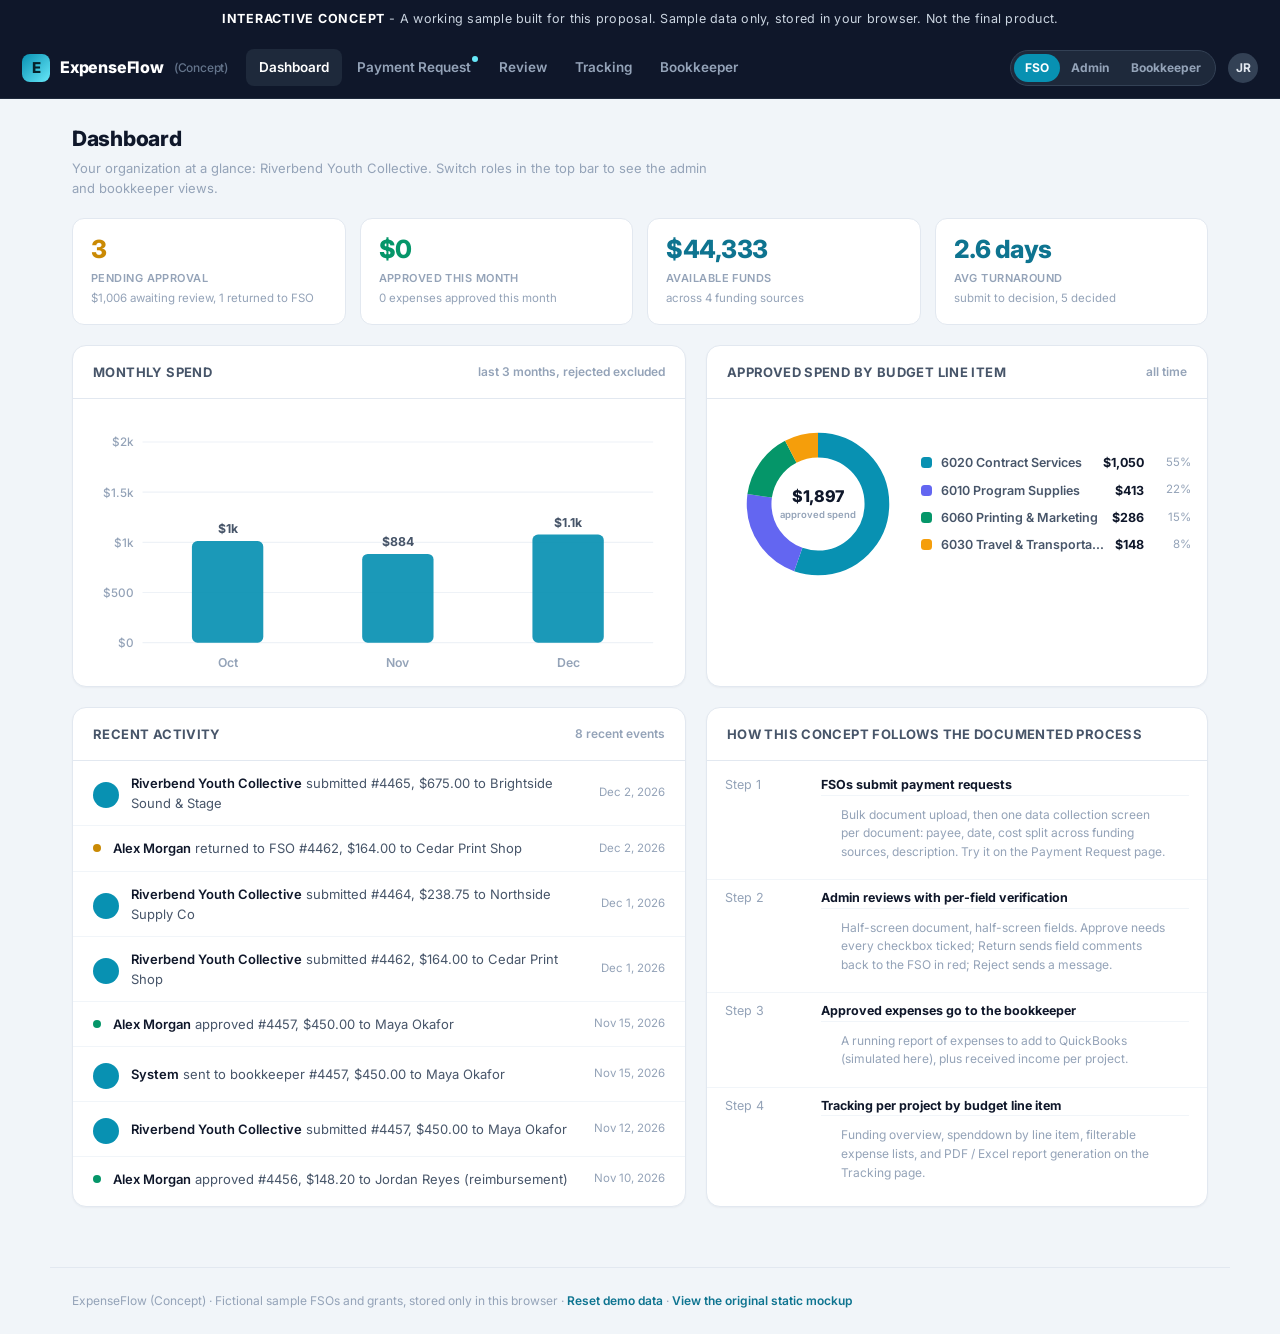
<file: index.html>
<!DOCTYPE html>
<html lang="en">
<head>
<meta charset="utf-8">
<meta name="viewport" content="width=device-width, initial-scale=1">
<title>ExpenseFlow (Concept) - Dashboard</title>
<link rel="preconnect" href="https://fonts.googleapis.com">
<link rel="preconnect" href="https://fonts.gstatic.com" crossorigin>
<link href="https://fonts.googleapis.com/css2?family=Inter:wght@400;500;600;700;800&display=swap" rel="stylesheet">
<link rel="stylesheet" href="shared/styles.css">
</head>
<body>

<div class="banner"><b>INTERACTIVE CONCEPT</b> - A working sample built for this proposal. Sample data only, stored in your browser. Not the final product.</div>

<header class="top">
  <a class="logo" href="index.html"><span class="mark">E</span> ExpenseFlow <span class="tagc">(Concept)</span></a>
  <nav class="nav" aria-label="Main">
    <a href="index.html" data-page="dashboard">Dashboard<span class="dot"></span></a>
    <a href="submit.html" data-page="submit">Payment Request<span class="dot"></span></a>
    <a href="review.html" data-page="review">Review<span class="dot"></span></a>
    <a href="tracking.html" data-page="tracking">Tracking<span class="dot"></span></a>
    <a href="bookkeeper.html" data-page="bookkeeper">Bookkeeper<span class="dot"></span></a>
  </nav>
  <div class="right">
    <div class="roleswitch" role="group" aria-label="Demo role">
      <button type="button" data-role="fso">FSO</button>
      <button type="button" data-role="admin">Admin</button>
      <button type="button" data-role="bookkeeper">Bookkeeper</button>
    </div>
    <span class="who">JR</span>
  </div>
</header>

<main class="wrap view-in">
  <div class="pagehead">
    <h1>Dashboard</h1>
    <p class="lede" id="lede">A live picture of program spend. Every number is computed from the sample data in your browser, so anything you submit, review, or record shows up here immediately.</p>
  </div>

  <section class="tiles" aria-label="Key metrics">
    <div class="tile warn">
      <div class="n" id="kpiPending">--</div>
      <div class="l">Pending approval</div>
      <div class="s" id="kpiPendingSub"></div>
    </div>
    <div class="tile ok">
      <div class="n" id="kpiApproved">--</div>
      <div class="l">Approved this month</div>
      <div class="s" id="kpiApprovedSub"></div>
    </div>
    <div class="tile">
      <div class="n" id="kpiAvail">--</div>
      <div class="l">Available funds</div>
      <div class="s" id="kpiAvailSub"></div>
    </div>
    <div class="tile">
      <div class="n" id="kpiAvg">--</div>
      <div class="l">Avg turnaround</div>
      <div class="s" id="kpiAvgSub"></div>
    </div>
  </section>

  <section class="grid2">
    <div class="card">
      <div class="hd"><h2>Monthly spend</h2><span class="count">last 3 months, rejected excluded</span></div>
      <div class="chartbox" id="barChart"></div>
    </div>
    <div class="card">
      <div class="hd"><h2>Approved spend by budget line item</h2><span class="count">all time</span></div>
      <div class="donutwrap">
        <div class="chartbox" id="donut"></div>
        <div class="legend" id="donutLegend"></div>
      </div>
    </div>
  </section>

  <section class="grid2">
    <div class="card">
      <div class="hd"><h2>Recent activity</h2><span class="count" id="actCount"></span></div>
      <div id="activity"></div>
    </div>
    <div class="card">
      <div class="hd"><h2>How this concept follows the documented process</h2></div>
      <div class="hist">
        <div class="h"><span class="hd2">Step 1</span><span class="hb"><b>FSOs submit payment requests</b><span class="note">Bulk document upload, then one data collection screen per document: payee, date, cost split across funding sources, description. Try it on the Payment Request page.</span></span></div>
        <div class="h"><span class="hd2">Step 2</span><span class="hb"><b>Admin reviews with per-field verification</b><span class="note">Half-screen document, half-screen fields. Approve needs every checkbox ticked; Return sends field comments back to the FSO in red; Reject sends a message.</span></span></div>
        <div class="h"><span class="hd2">Step 3</span><span class="hb"><b>Approved expenses go to the bookkeeper</b><span class="note">A running report of expenses to add to QuickBooks (simulated here), plus received income per project.</span></span></div>
        <div class="h"><span class="hd2">Step 4</span><span class="hb"><b>Tracking per project by budget line item</b><span class="note">Funding overview, spenddown by line item, filterable expense lists, and PDF / Excel report generation on the Tracking page.</span></span></div>
      </div>
    </div>
  </section>
</main>

<footer class="foot">ExpenseFlow (Concept) &middot; Fictional sample FSOs and grants, stored only in this browser &middot; <a href="#" id="resetDemo">Reset demo data</a> &middot; <a href="legacy.html">View the original static mockup</a></footer>

<script src="shared/app.js"></script>
<script>
(function () {
  'use strict';
  var A = window.ExpenseApp;
  if (!A) return;
  A.initChrome('dashboard');

  function setText(id, txt) {
    var el = document.getElementById(id);
    if (el) el.textContent = txt;
  }

  function render() {
    var st = A.getState();
    var role = st.role;
    var scopeFso = role === 'fso' ? A.CURRENT_FSO : null;
    var ex = st.expenses.filter(function (e) { return !scopeFso || e.fsoId === scopeFso; });
    var nowKey = A.monthKey(A.todayIso());

    setText('lede', scopeFso
      ? 'Your organization at a glance: ' + A.fso(scopeFso).name + '. Switch roles in the top bar to see the admin and bookkeeper views.'
      : 'All FSOs at a glance. Every number is computed live from the sample data in your browser.');

    /* --- KPI tiles --- */
    var pending = 0, pendingAmt = 0, returned = 0;
    ex.forEach(function (e) {
      if (e.status === 'pending') { pending++; pendingAmt += e.amount; }
      if (e.status === 'returned') returned++;
    });
    setText('kpiPending', String(pending));
    setText('kpiPendingSub', A.fmtMoney0(pendingAmt) + ' awaiting review' + (returned ? ', ' + returned + ' returned to FSO' : ''));

    var appr = 0, apprCount = 0;
    ex.forEach(function (e) {
      if (e.status === 'approved' && e.decidedAt && A.monthKey(e.decidedAt) === nowKey) { appr += e.amount; apprCount++; }
    });
    setText('kpiApproved', A.fmtMoney0(appr));
    setText('kpiApprovedSub', apprCount + ' expense' + (apprCount === 1 ? '' : 's') + ' approved this month');

    var avail = 0, fsCount = 0;
    st.fundingSources.forEach(function (f) {
      if (scopeFso && f.fsoId !== scopeFso) return;
      avail += A.fsAvailable(f.id);
      fsCount++;
    });
    setText('kpiAvail', A.fmtMoney0(avail));
    setText('kpiAvailSub', 'across ' + fsCount + ' funding source' + (fsCount === 1 ? '' : 's'));

    var totalDays = 0, decided = 0;
    ex.forEach(function (e) {
      if (e.decidedAt && (e.status === 'approved' || e.status === 'rejected')) {
        var d1 = new Date(e.submittedAt), d2 = new Date(e.decidedAt);
        totalDays += Math.max(0, (d2 - d1) / 86400000);
        decided++;
      }
    });
    if (decided > 0) {
      setText('kpiAvg', (totalDays / decided).toFixed(1) + ' days');
      setText('kpiAvgSub', 'submit to decision, ' + decided + ' decided');
    } else {
      setText('kpiAvg', 'n/a');
      setText('kpiAvgSub', 'no decided expenses yet');
    }

    /* --- monthly spend bar chart --- */
    var months = A.lastMonths(3);
    var bars = months.map(function (key) {
      var v = 0;
      ex.forEach(function (e) {
        if (A.monthKey(e.date) === key && e.status !== 'rejected') v += e.amount;
      });
      return { label: A.monthShort(key), value: v };
    });
    A.renderBarChart(document.getElementById('barChart'), bars);

    /* --- spend by budget line item donut --- */
    var byLine = {};
    ex.forEach(function (e) {
      if (e.status !== 'approved' || !e.coaId) return;
      byLine[e.coaId] = (byLine[e.coaId] || 0) + e.amount;
    });
    var items = st.coa
      .filter(function (c) { return byLine[c.id] > 0; })
      .map(function (c) { return { label: c.id + ' ' + c.label, value: byLine[c.id] }; })
      .sort(function (a, b) { return b.value - a.value; });
    A.renderDonut(document.getElementById('donut'), document.getElementById('donutLegend'), items, 'approved spend');

    /* --- recent activity from the audit history --- */
    var events = [];
    ex.forEach(function (e) {
      e.history.forEach(function (h) {
        events.push({
          ts: h.ts, num: e.num,
          kind: h.action === 'Approved' ? 'approved' : h.action === 'Rejected' ? 'rejected' : (h.action.indexOf('Returned') === 0 ? 'info' : 'submit'),
          html: '<b>' + A.esc(h.actor) + '</b> ' + A.esc(h.action.toLowerCase().replace(/\bfso\b/g, 'FSO').replace(/\bquickbooks\b/g, 'QuickBooks')) + ' #' + e.num + ', ' + A.fmtMoney(e.amount) + ' to ' + A.esc(A.payeeName(e.payeeId))
        });
      });
    });
    events.sort(function (a, b) {
      if (a.ts !== b.ts) return a.ts < b.ts ? 1 : -1;
      return b.num - a.num;
    });
    var recent = events.slice(0, 8);
    var host = document.getElementById('activity');
    if (host) {
      if (!recent.length) {
        host.innerHTML = '<div class="empty"><div class="big">No activity yet</div>Submit a payment request to see it appear here.</div>';
      } else {
        host.innerHTML = recent.map(function (ev) {
          return '<div class="act"><span class="ic ' + ev.kind + '"></span><span class="t">' + ev.html + '</span><span class="d">' + A.fmtDate(ev.ts) + '</span></div>';
        }).join('');
      }
    }
    setText('actCount', recent.length + ' recent events');
  }

  render();
  document.addEventListener('rolechange', render);
})();
</script>
</body>
</html>
</file>
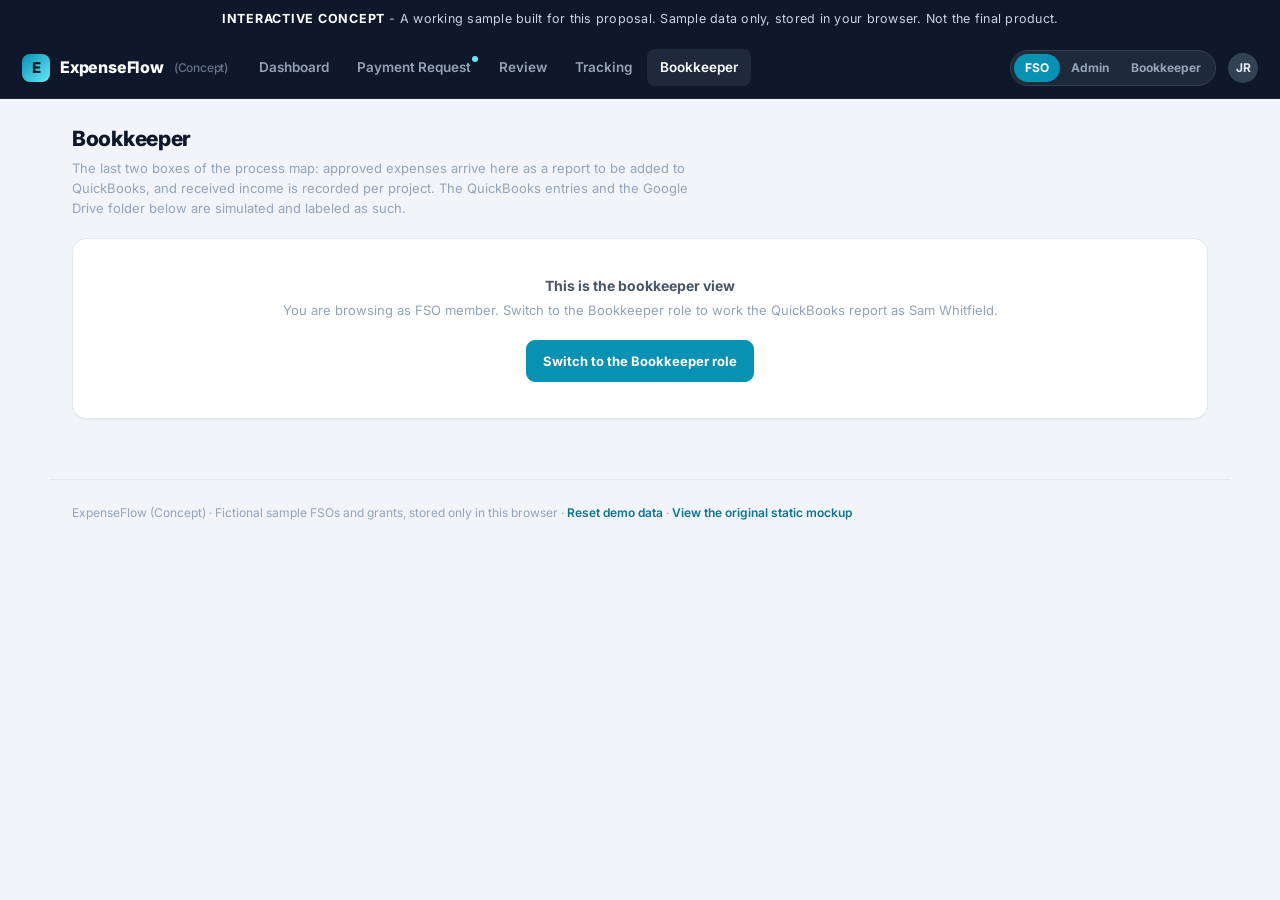
<file: bookkeeper.html>
<!DOCTYPE html>
<html lang="en">
<head>
<meta charset="utf-8">
<meta name="viewport" content="width=device-width, initial-scale=1">
<title>ExpenseFlow (Concept) - Bookkeeper</title>
<link rel="preconnect" href="https://fonts.googleapis.com">
<link rel="preconnect" href="https://fonts.gstatic.com" crossorigin>
<link href="https://fonts.googleapis.com/css2?family=Inter:wght@400;500;600;700;800&display=swap" rel="stylesheet">
<link rel="stylesheet" href="shared/styles.css">
</head>
<body>

<div class="banner"><b>INTERACTIVE CONCEPT</b> - A working sample built for this proposal. Sample data only, stored in your browser. Not the final product.</div>

<header class="top">
  <a class="logo" href="index.html"><span class="mark">E</span> ExpenseFlow <span class="tagc">(Concept)</span></a>
  <nav class="nav" aria-label="Main">
    <a href="index.html" data-page="dashboard">Dashboard<span class="dot"></span></a>
    <a href="submit.html" data-page="submit">Payment Request<span class="dot"></span></a>
    <a href="review.html" data-page="review">Review<span class="dot"></span></a>
    <a href="tracking.html" data-page="tracking">Tracking<span class="dot"></span></a>
    <a href="bookkeeper.html" data-page="bookkeeper">Bookkeeper<span class="dot"></span></a>
  </nav>
  <div class="right">
    <div class="roleswitch" role="group" aria-label="Demo role">
      <button type="button" data-role="fso">FSO</button>
      <button type="button" data-role="admin">Admin</button>
      <button type="button" data-role="bookkeeper">Bookkeeper</button>
    </div>
    <span class="who">JR</span>
  </div>
</header>

<main class="wrap view-in">
  <div class="pagehead">
    <h1>Bookkeeper</h1>
    <p class="lede">The last two boxes of the process map: approved expenses arrive here as a report to be added to QuickBooks, and received income is recorded per project. The QuickBooks entries and the Google Drive folder below are simulated and labeled as such.</p>
  </div>

  <div id="gate"></div>
  <div id="bkApp"></div>
</main>

<footer class="foot">ExpenseFlow (Concept) &middot; Fictional sample FSOs and grants, stored only in this browser &middot; <a href="#" id="resetDemo">Reset demo data</a> &middot; <a href="legacy.html">View the original static mockup</a></footer>

<script src="shared/app.js"></script>
<script>
(function () {
  'use strict';
  var A = window.ExpenseApp;
  if (!A) return;
  A.initChrome('bookkeeper');

  var st = A.getState();
  var gate = document.getElementById('gate');
  var app = document.getElementById('bkApp');

  function renderGate() {
    if (st.role === 'bookkeeper' || st.role === 'admin') { gate.innerHTML = ''; return false; }
    gate.innerHTML = '<div class="card" style="margin-bottom:20px;"><div class="empty"><div class="big">This is the bookkeeper view</div>' +
      'You are browsing as ' + A.esc(A.ROLE_META[st.role].label) + '. Switch to the Bookkeeper role to work the QuickBooks report as Sam Whitfield.<br><br>' +
      '<button type="button" class="btn primary" id="switchBk">Switch to the Bookkeeper role</button></div></div>';
    document.getElementById('switchBk').addEventListener('click', function () {
      st.role = 'bookkeeper';
      A.save();
      document.body.setAttribute('data-role', 'bookkeeper');
      var btns = document.querySelectorAll('.roleswitch button');
      for (var i = 0; i < btns.length; i++) btns[i].classList.toggle('on', btns[i].getAttribute('data-role') === 'bookkeeper');
      renderAll();
    });
    return true;
  }

  /* ---------- QuickBooks report queue ---------- */

  function renderQb() {
    var queued = st.expenses.filter(function (e) { return e.status === 'approved' && e.qb === 'queued'; });
    var synced = st.expenses.filter(function (e) { return e.status === 'approved' && e.qb === 'synced'; })
      .sort(function (a, b) { return (a.qbTs || '') < (b.qbTs || '') ? 1 : -1; });

    function row(e, showBtn) {
      var f = A.fso(e.fsoId);
      var c = A.coaItem(e.coaId);
      return '<div class="qbrow"><span class="amt">' + A.fmtMoney(e.amount) + '</span>' +
        '<div class="m"><div class="nm">#' + e.num + ' &middot; ' + A.esc(A.payeeName(e.payeeId)) + ' &middot; ' + A.esc(f ? f.name : '') + '</div>' +
        '<div class="p">' + A.fmtDate(e.date) + ' &middot; ' + (c ? c.id + ' ' + A.esc(c.label) : 'no COA') + ' &middot; ' + A.esc(e.description) + '</div></div>' +
        (showBtn
          ? '<button type="button" class="btn ok sm" data-sync="' + e.id + '">Mark added to QuickBooks (simulated)</button>'
          : '<span class="st approved">Added ' + A.fmtDate(e.qbTs) + '</span>') +
        '</div>';
    }

    var totQueued = 0;
    queued.forEach(function (e) { totQueued += e.amount; });

    var html = '<div class="card" style="margin-bottom:20px;">' +
      '<div class="hd"><h2>Report of expenses to be added to QuickBooks</h2><span class="count">' + queued.length + ' waiting &middot; ' + A.fmtMoney(totQueued) + '</span></div>' +
      (queued.length ? queued.map(function (e) { return row(e, true); }).join('')
        : '<div class="empty"><div class="big">Nothing waiting</div>Approve an expense in Review and it appears here immediately.</div>') +
      (queued.length ? '<div class="rep" style="border-top:1px solid #e2e8f0;">' +
        '<span class="grow"></span>' +
        '<button type="button" class="expbtn" id="qbXls"><span class="ic">XLS</span>Export this report for QuickBooks entry</button></div>' : '') +
      '<div class="note">In this concept, QuickBooks entries are simulated status changes. The real build posts approved expenses through QuickBooks (Online API or Desktop import, whichever you run), verified with test data before go-live.</div></div>';

    html += '<div class="card" style="margin-bottom:20px;">' +
      '<div class="hd"><h2>Already in QuickBooks (simulated)</h2><span class="count">' + synced.length + ' recorded</span></div>' +
      (synced.length ? synced.map(function (e) { return row(e, false); }).join('')
        : '<div class="empty">No entries recorded yet.</div>') + '</div>';

    return html;
  }

  /* ---------- received income per project ---------- */

  function renderIncome() {
    var rows = st.income.slice().sort(function (a, b) { return a.date < b.date ? 1 : -1; }).map(function (inc) {
      var p = A.project(inc.projectId);
      var f = A.fundingSource(inc.fsId);
      return '<div class="qbrow"><span class="amt">' + A.fmtMoney(inc.amount) + '</span>' +
        '<div class="m"><div class="nm">' + A.esc(p ? p.name : 'Unknown project') + '</div>' +
        '<div class="p">' + A.fmtDate(inc.date) + ' &middot; ' + A.esc(f ? f.name + ' ' + f.year : '') + (inc.note ? ' &middot; ' + A.esc(inc.note) : '') + '</div></div></div>';
    }).join('');

    var projOpts = st.projects.filter(function (p) { return p.active; }).map(function (p) {
      var f = A.fso(p.fsoId);
      return '<option value="' + p.id + '">' + A.esc(p.name + ' (' + (f ? f.name : '') + ')') + '</option>';
    }).join('');

    return '<div class="card" style="margin-bottom:20px;">' +
      '<div class="hd"><h2>Received income per project</h2><span class="count">' + st.income.length + ' entries</span></div>' +
      (rows || '<div class="empty">No income recorded yet.</div>') +
      '<div class="form" style="border-top:1px solid #e2e8f0;">' +
        '<div class="row2"><div class="field"><label for="incProj">Project</label><select class="inp" id="incProj">' + projOpts + '</select></div>' +
        '<div class="field"><label for="incFs">Funding source</label><select class="inp" id="incFs"></select></div></div>' +
        '<div class="row2"><div class="field"><label for="incAmt">Amount (USD)</label><input class="inp" id="incAmt" inputmode="decimal" placeholder="0.00"></div>' +
        '<div class="field"><label for="incDate">Date received</label><input class="inp" type="date" id="incDate" value="' + A.todayIso() + '"></div></div>' +
        '<div class="field"><label for="incNote">Note (optional)</label><input class="inp" id="incNote" placeholder="Grant installment, program fee income..."></div>' +
        '<button type="button" class="btn primary" id="incAdd">Record income</button>' +
        '<div class="hint" style="margin-top:8px;">Per the process map, the bookkeeper sends this report back so project budgets in Tracking reflect received income.</div>' +
      '</div></div>';
  }

  function fillIncomeFs() {
    var projSel = document.getElementById('incProj');
    var fsSel = document.getElementById('incFs');
    if (!projSel || !fsSel) return;
    function fill() {
      var srcs = A.fundingForProject(projSel.value);
      fsSel.innerHTML = srcs.map(function (f) {
        return '<option value="' + f.id + '">' + A.esc(f.name + ' ' + f.year) + '</option>';
      }).join('');
    }
    projSel.addEventListener('change', fill);
    fill();
  }

  /* ---------- simulated Google Drive folder ---------- */

  function renderDrive() {
    var tree = {};
    st.expenses.forEach(function (e) {
      if (e.status === 'rejected') return;
      var f = A.fso(e.fsoId);
      var p = A.project(e.projectId);
      var ym = A.monthKey(e.date);
      var k1 = f ? f.name : 'Unknown FSO';
      var k2 = p ? p.name : 'Unknown project';
      tree[k1] = tree[k1] || {};
      tree[k1][k2] = tree[k1][k2] || {};
      (tree[k1][k2][ym] = tree[k1][k2][ym] || []).push(e);
    });

    var html = '<div class="tree"><div class="folder"><div class="fname"><span class="fico"></span>ExpenseFlow Records (simulated Google Drive)</div><div class="kids">';
    Object.keys(tree).sort().forEach(function (fsoName) {
      html += '<div class="folder"><div class="fname"><span class="fico"></span>' + A.esc(fsoName) + '</div><div class="kids">';
      Object.keys(tree[fsoName]).sort().forEach(function (prjName) {
        html += '<div class="folder"><div class="fname"><span class="fico"></span>' + A.esc(prjName) + '</div><div class="kids">';
        Object.keys(tree[fsoName][prjName]).sort().reverse().forEach(function (ym) {
          html += '<div class="folder"><div class="fname"><span class="fico"></span>' + A.monthLabel(ym) + '</div><div class="kids">';
          tree[fsoName][prjName][ym].forEach(function (e) {
            html += '<div class="file"><span class="doc"></span><b>' + A.esc(e.doc.name) + '</b> &middot; #' + e.num + ' &middot; ' + A.fmtMoney(e.amount) + '</div>';
          });
          html += '</div></div>';
        });
        html += '</div></div>';
      });
      html += '</div></div>';
    });
    html += '</div></div></div>';

    return '<div class="card">' +
      '<div class="hd"><h2>Organized records folder (simulated)</h2><span class="count">FSO / project / month</span></div>' + html +
      '<div class="note">This shows how every submission would land as an organized record in your Google Drive: one folder per FSO, per project, per month. In this concept the tree is generated from the sample data; the real build writes the actual uploaded files via the Drive API.</div></div>';
  }

  /* ---------- assemble ---------- */

  function renderAll() {
    st = A.getState();
    if (renderGate()) { app.innerHTML = ''; return; }
    app.innerHTML = renderQb() + renderIncome() + renderDrive();

    app.querySelectorAll('[data-sync]').forEach(function (b) {
      b.addEventListener('click', function () {
        var e = A.markSynced(b.getAttribute('data-sync'));
        if (e) A.showToast('#' + e.num + ' marked as added to QuickBooks (simulated).');
        renderAll();
      });
    });

    var qbXls = document.getElementById('qbXls');
    if (qbXls) qbXls.addEventListener('click', function () {
      var queued = st.expenses.filter(function (e) { return e.status === 'approved' && e.qb === 'queued'; });
      var rows = queued.map(function (e) {
        var c = A.coaItem(e.coaId);
        var f = A.fso(e.fsoId);
        var p = A.project(e.projectId);
        return ['#' + e.num, e.date, f ? f.name : '', p ? p.name : '', A.payeeName(e.payeeId), e.description,
          c ? c.id + ' ' + c.label : '', e.amount];
      });
      A.exportExcel('QuickBooks entry', ['Ref', 'Date', 'FSO', 'Project', 'Payee', 'Description', 'COA', 'Amount'], rows,
        'quickbooks-entry-report-' + A.todayIso() + '.xls');
      A.showToast('Report downloaded (.xls, generated in your browser).');
    });

    var incAdd = document.getElementById('incAdd');
    if (incAdd) {
      fillIncomeFs();
      incAdd.addEventListener('click', function () {
        var amt = parseFloat(String(document.getElementById('incAmt').value).replace(/[$,\s]/g, ''));
        if (!isFinite(amt) || amt <= 0) { A.showToast('Enter a valid income amount.'); return; }
        var date = document.getElementById('incDate').value || A.todayIso();
        A.addIncome(document.getElementById('incProj').value, document.getElementById('incFs').value, amt, date,
          document.getElementById('incNote').value);
        A.showToast('Income recorded for the project.');
        renderAll();
      });
    }
  }

  renderAll();
  document.addEventListener('rolechange', renderAll);
})();
</script>
</body>
</html>
</file>
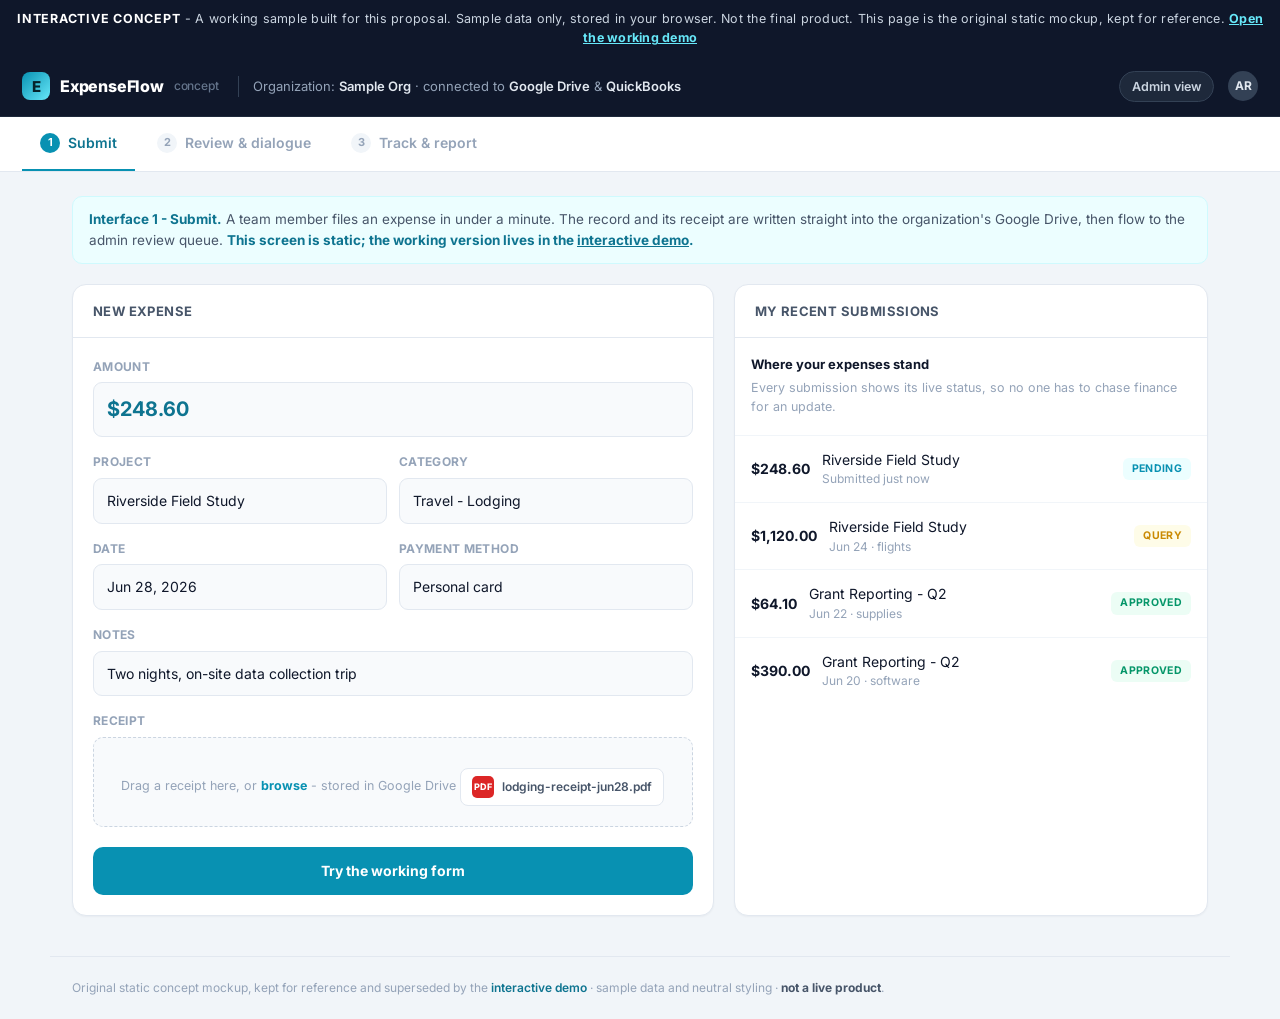
<file: legacy.html>
<!DOCTYPE html>
<html lang="en">
<head>
<meta charset="utf-8">
<meta name="viewport" content="width=device-width, initial-scale=1">
<title>ExpenseFlow (Concept) - Original static mockup</title>
<link rel="preconnect" href="https://fonts.googleapis.com">
<link rel="preconnect" href="https://fonts.gstatic.com" crossorigin>
<link href="https://fonts.googleapis.com/css2?family=Inter:wght@400;500;600;700;800&display=swap" rel="stylesheet">
<style>
  :root{
    --bg:#0f172a;--panel:#ffffff;--app:#f1f5f9;--line:#e2e8f0;
    --ink:#0f172a;--ink2:#475569;--ink3:#94a3b8;
    --accent:#0891b2;--accent-d:#0e7490;--accent-soft:#ecfeff;
    --ok:#059669;--ok-bg:#ecfdf5;
    --warn:#ca8a04;--warn-bg:#fefce8;
    --crit:#dc2626;--crit-bg:#fef2f2;
    --pending:#0891b2;--pending-bg:#ecfeff;
    --font:'Inter',system-ui,Segoe UI,sans-serif;
  }
  *{box-sizing:border-box;margin:0;padding:0;}
  body{font-family:var(--font);background:var(--app);color:var(--ink);font-size:14px;line-height:1.55;-webkit-font-smoothing:antialiased;}
  a{color:inherit;text-decoration:none;}

  /* concept banner */
  .banner{background:var(--bg);color:#cbd5e1;font-size:12.5px;letter-spacing:.02em;text-align:center;padding:9px 16px;}
  .banner b{color:#fff;letter-spacing:.06em;}
  .banner a{color:#67e8f9;font-weight:700;text-decoration:underline;}

  /* top bar */
  .top{display:flex;align-items:center;gap:14px;background:var(--bg);color:#e2e8f0;padding:14px 22px;border-bottom:1px solid #1e293b;flex-wrap:wrap;}
  .logo{display:flex;align-items:center;gap:10px;font-weight:800;font-size:16px;color:#fff;letter-spacing:-.2px;}
  .logo .mark{width:28px;height:28px;border-radius:8px;background:linear-gradient(135deg,var(--accent),#67e8f9);display:grid;place-items:center;color:#06232b;font-size:15px;font-weight:800;}
  .top .ctx{margin-left:6px;padding-left:14px;border-left:1px solid #334155;color:#94a3b8;font-size:13px;}
  .top .ctx b{color:#e2e8f0;font-weight:600;}
  .top .right{margin-left:auto;display:flex;align-items:center;gap:14px;color:#94a3b8;font-size:12.5px;}
  .top .role{background:#1e293b;border:1px solid #334155;border-radius:999px;padding:5px 12px;color:#cbd5e1;font-weight:600;}
  .top .who{width:30px;height:30px;border-radius:50%;background:#334155;display:grid;place-items:center;color:#e2e8f0;font-weight:700;font-size:12px;}

  /* view tabs */
  .tabs{display:flex;gap:4px;background:#fff;border-bottom:1px solid var(--line);padding:0 22px;position:sticky;top:0;z-index:20;flex-wrap:wrap;}
  .tab{padding:15px 18px;font-weight:600;font-size:14px;color:var(--ink3);cursor:pointer;border-bottom:2.5px solid transparent;transition:.15s;display:flex;align-items:center;gap:8px;}
  .tab:hover{color:var(--ink2);}
  .tab.on{color:var(--accent-d);border-bottom-color:var(--accent);}
  .tab .num{width:20px;height:20px;border-radius:50%;background:var(--app);display:grid;place-items:center;font-size:11px;font-weight:700;color:var(--ink3);}
  .tab.on .num{background:var(--accent);color:#fff;}

  .wrap{max-width:1180px;margin:0 auto;padding:24px 22px 40px;}
  .view{display:none;}
  .view.on{display:block;animation:fade .25s ease;}
  @keyframes fade{from{opacity:0;transform:translateY(6px);}to{opacity:1;transform:none;}}

  .card{background:var(--panel);border:1px solid var(--line);border-radius:14px;box-shadow:0 1px 2px rgba(15,23,42,.04);}
  .card .hd{padding:16px 20px;border-bottom:1px solid var(--line);display:flex;align-items:center;gap:10px;}
  .card .hd h2{font-size:13px;font-weight:700;letter-spacing:.03em;text-transform:uppercase;color:var(--ink2);}
  .card .hd .count{margin-left:auto;font-size:12px;font-weight:600;color:var(--ink3);}
  .flow{color:var(--ink2);font-size:13.5px;margin:0 0 20px;padding:12px 16px;background:var(--accent-soft);border:1px solid #cffafe;border-radius:10px;}
  .flow b{color:var(--accent-d);}

  /* ===== Submit view ===== */
  .cols{display:grid;grid-template-columns:1.15fr .85fr;gap:20px;}
  @media(max-width:860px){.cols{grid-template-columns:1fr;}}
  .form{padding:20px;}
  .field{margin-bottom:16px;}
  .field label{display:block;font-size:12px;font-weight:700;letter-spacing:.03em;text-transform:uppercase;color:var(--ink3);margin-bottom:6px;}
  .field .inp{width:100%;border:1px solid var(--line);border-radius:9px;padding:11px 13px;font:inherit;font-size:14px;color:var(--ink);background:#f8fafc;}
  .field .inp.big{font-size:20px;font-weight:700;color:var(--accent-d);}
  .row2{display:grid;grid-template-columns:1fr 1fr;gap:12px;}
  @media(max-width:480px){.row2{grid-template-columns:1fr;}}
  .up{border:1.5px dashed #cbd5e1;border-radius:10px;padding:20px;text-align:center;color:var(--ink3);font-size:12.5px;background:#f8fafc;}
  .up b{color:var(--accent);}
  .up .rc{margin-top:10px;display:inline-flex;align-items:center;gap:8px;background:#fff;border:1px solid var(--line);border-radius:8px;padding:7px 11px;color:var(--ink2);font-weight:600;font-size:12px;}
  .up .rc .x{width:22px;height:22px;border-radius:5px;background:var(--crit);color:#fff;display:grid;place-items:center;font-size:9px;font-weight:800;}
  .submit{width:100%;margin-top:4px;background:var(--accent);color:#fff;border:0;border-radius:10px;padding:13px;font:inherit;font-weight:700;font-size:14px;cursor:pointer;transition:.15s;}
  .submit:hover{background:var(--accent-d);}
  .side h3{font-size:13px;font-weight:700;color:var(--ink);margin-bottom:4px;}
  .side .sub{font-size:12.5px;color:var(--ink3);margin-bottom:14px;}
  .mine{padding:13px 16px;border-top:1px solid #f1f5f9;display:flex;align-items:center;gap:12px;}
  .mine:first-of-type{border-top:0;}
  .mine .amt{font-weight:700;font-size:14px;}
  .mine .m2{flex:1;min-width:0;}
  .mine .m2 .p{font-size:12px;color:var(--ink3);}

  /* status pills */
  .st{font-size:10.5px;font-weight:700;letter-spacing:.03em;text-transform:uppercase;padding:3px 9px;border-radius:6px;white-space:nowrap;}
  .st.approved{background:var(--ok-bg);color:var(--ok);}
  .st.pending{background:var(--pending-bg);color:var(--pending);}
  .st.query{background:var(--warn-bg);color:var(--warn);}
  .st.rejected{background:var(--crit-bg);color:var(--crit);}

  /* ===== Review view ===== */
  .rgrid{display:grid;grid-template-columns:1fr 400px;gap:20px;}
  @media(max-width:920px){.rgrid{grid-template-columns:1fr;}}
  table{width:100%;border-collapse:collapse;}
  thead th{text-align:left;font-size:10.5px;font-weight:700;letter-spacing:.05em;text-transform:uppercase;color:var(--ink3);padding:12px 18px;border-bottom:1px solid var(--line);background:#f8fafc;}
  tbody td{padding:13px 18px;border-bottom:1px solid #f1f5f9;vertical-align:middle;font-size:13px;}
  tbody tr{cursor:pointer;transition:background .12s;}
  tbody tr:hover{background:#f8fafc;}
  tbody tr.sel{background:var(--accent-soft);}
  .amtc{font-weight:700;color:var(--ink);}
  .who2{font-weight:600;}
  .who2 .p{font-size:11.5px;color:var(--ink3);font-weight:500;}

  /* dialogue panel */
  .thread{display:flex;flex-direction:column;}
  .thread .hd{justify-content:space-between;}
  .exp{padding:16px 18px;border-bottom:1px solid var(--line);background:#f8fafc;}
  .exp .big{font-size:24px;font-weight:800;color:var(--ink);letter-spacing:-.5px;}
  .exp .meta{font-size:12.5px;color:var(--ink2);margin-top:4px;}
  .exp .meta b{color:var(--ink);}
  .msgs{padding:16px 18px;display:flex;flex-direction:column;gap:12px;max-height:280px;overflow:auto;}
  .msg{max-width:85%;}
  .msg .bub{padding:9px 13px;border-radius:12px;font-size:13px;line-height:1.5;}
  .msg .lbl{font-size:10.5px;color:var(--ink3);font-weight:600;margin:4px 2px 0;}
  .msg.admin{align-self:flex-end;align-items:flex-end;display:flex;flex-direction:column;}
  .msg.admin .bub{background:var(--accent);color:#fff;border-bottom-right-radius:3px;}
  .msg.user .bub{background:#f1f5f9;color:var(--ink);border-bottom-left-radius:3px;}
  .replybar{padding:12px 18px;border-top:1px solid var(--line);display:flex;gap:9px;align-items:center;}
  .replybar .inp{flex:1;border:1px solid var(--line);border-radius:9px;padding:10px 12px;font:inherit;font-size:13px;background:#f8fafc;color:var(--ink3);}
  .actbar{display:flex;gap:8px;padding:12px 18px;border-top:1px solid var(--line);}
  .abtn{flex:1;border:0;border-radius:9px;padding:10px;font:inherit;font-weight:700;font-size:13px;cursor:pointer;transition:.15s;}
  .abtn.ok{background:var(--ok-bg);color:var(--ok);}
  .abtn.ok:hover{background:#d1fae5;}
  .abtn.q{background:var(--warn-bg);color:var(--warn);}
  .abtn.q:hover{background:#fef9c3;}
  .abtn.no{background:var(--crit-bg);color:var(--crit);}
  .abtn.no:hover{background:#fee2e2;}

  /* ===== Track view ===== */
  .tiles{display:grid;grid-template-columns:repeat(4,1fr);gap:14px;margin-bottom:20px;}
  @media(max-width:640px){.tiles{grid-template-columns:repeat(2,1fr);}}
  @media(max-width:420px){.tiles{grid-template-columns:1fr;}}
  .tile{background:var(--panel);border:1px solid var(--line);border-radius:12px;padding:16px 18px;}
  .tile .n{font-size:26px;font-weight:800;letter-spacing:-.5px;line-height:1;color:var(--accent-d);}
  .tile .l{font-size:11px;font-weight:600;letter-spacing:.04em;text-transform:uppercase;color:var(--ink3);margin-top:6px;}
  .tile.ok .n{color:var(--ok);}.tile.warn .n{color:var(--warn);}
  .proj{padding:16px 20px;border-top:1px solid #f1f5f9;}
  .proj:first-of-type{border-top:0;}
  .proj .row{display:flex;align-items:center;gap:12px;margin-bottom:9px;}
  .proj .nm{font-weight:700;font-size:14px;}
  .proj .sp{margin-left:auto;font-weight:700;color:var(--ink);}
  .proj .of{color:var(--ink3);font-weight:500;font-size:12.5px;}
  .bar{height:9px;border-radius:6px;background:#f1f5f9;overflow:hidden;}
  .bar > i{display:block;height:100%;border-radius:6px;background:linear-gradient(90deg,var(--accent),#22d3ee);}
  .bar > i.hot{background:linear-gradient(90deg,var(--warn),#f59e0b);}
  .rep{display:flex;align-items:center;gap:12px;flex-wrap:wrap;padding:16px 20px;}
  .rep .g{border:1px solid var(--line);border-radius:9px;padding:8px 12px;font-size:12.5px;color:var(--ink2);font-weight:600;background:#f8fafc;}
  .rep .exp2{margin-left:auto;display:flex;gap:9px;}
  .expbtn{display:inline-flex;align-items:center;gap:7px;border:1px solid var(--line);border-radius:9px;padding:9px 14px;font-weight:700;font-size:12.5px;cursor:pointer;background:#fff;color:var(--ink2);transition:.15s;}
  .expbtn:hover{border-color:var(--accent);color:var(--accent-d);}
  .expbtn .ic{width:22px;height:22px;border-radius:5px;display:grid;place-items:center;font-size:9px;font-weight:800;color:#fff;}
  .expbtn .ic.pdf{background:var(--crit);}.expbtn .ic.xls{background:var(--ok);}

  .foot{max-width:1180px;margin:0 auto;padding:22px;color:var(--ink3);font-size:12px;border-top:1px solid var(--line);}
  .foot b{color:var(--ink2);}
  .foot a{color:var(--accent-d);font-weight:600;}
  .foot a:hover{text-decoration:underline;}
</style>
</head>
<body>

<div class="banner"><b>INTERACTIVE CONCEPT</b> - A working sample built for this proposal. Sample data only, stored in your browser. Not the final product. This page is the original static mockup, kept for reference. <a href="index.html">Open the working demo</a></div>

<div class="top">
  <div class="logo"><span class="mark">E</span> ExpenseFlow <span style="font-weight:500;color:#64748b;font-size:12px;">concept</span></div>
  <div class="ctx">Organization: <b>Sample Org</b> &middot; connected to <b>Google Drive</b> &amp; <b>QuickBooks</b></div>
  <div class="right"><span class="role">Admin view</span><span class="who">AR</span></div>
</div>

<div class="tabs">
  <div class="tab on" data-v="submit"><span class="num">1</span> Submit</div>
  <div class="tab" data-v="review"><span class="num">2</span> Review &amp; dialogue</div>
  <div class="tab" data-v="track"><span class="num">3</span> Track &amp; report</div>
</div>

<div class="wrap">

  <!-- ===================== SUBMIT ===================== -->
  <div class="view on" id="submit">
    <div class="flow"><b>Interface 1 - Submit.</b> A team member files an expense in under a minute. The record and its receipt are written straight into the organization's Google Drive, then flow to the admin review queue. <b>This screen is static; the working version lives in the <a href="submit.html" style="text-decoration:underline;">interactive demo</a>.</b></div>
    <div class="cols">
      <div class="card">
        <div class="hd"><h2>New expense</h2></div>
        <div class="form">
          <div class="field"><label>Amount</label><input class="inp big" value="$248.60" readonly></div>
          <div class="row2">
            <div class="field"><label>Project</label><input class="inp" value="Riverside Field Study" readonly></div>
            <div class="field"><label>Category</label><input class="inp" value="Travel - Lodging" readonly></div>
          </div>
          <div class="row2">
            <div class="field"><label>Date</label><input class="inp" value="Jun 28, 2026" readonly></div>
            <div class="field"><label>Payment method</label><input class="inp" value="Personal card" readonly></div>
          </div>
          <div class="field"><label>Notes</label><input class="inp" value="Two nights, on-site data collection trip" readonly></div>
          <div class="field"><label>Receipt</label>
            <div class="up">Drag a receipt here, or <b>browse</b> - stored in Google Drive
              <div class="rc"><span class="x">PDF</span> lodging-receipt-jun28.pdf</div>
            </div>
          </div>
          <button class="submit" data-go="submit.html">Try the working form</button>
        </div>
      </div>
      <div class="card side" style="padding:0;">
        <div class="hd"><h2>My recent submissions</h2></div>
        <div style="padding:16px 16px 4px;"><h3>Where your expenses stand</h3><div class="sub">Every submission shows its live status, so no one has to chase finance for an update.</div></div>
        <div class="mine"><span class="amt">$248.60</span><div class="m2"><div>Riverside Field Study</div><div class="p">Submitted just now</div></div><span class="st pending">Pending</span></div>
        <div class="mine"><span class="amt">$1,120.00</span><div class="m2"><div>Riverside Field Study</div><div class="p">Jun 24 &middot; flights</div></div><span class="st query">Query</span></div>
        <div class="mine"><span class="amt">$64.10</span><div class="m2"><div>Grant Reporting - Q2</div><div class="p">Jun 22 &middot; supplies</div></div><span class="st approved">Approved</span></div>
        <div class="mine"><span class="amt">$390.00</span><div class="m2"><div>Grant Reporting - Q2</div><div class="p">Jun 20 &middot; software</div></div><span class="st approved">Approved</span></div>
      </div>
    </div>
  </div>

  <!-- ===================== REVIEW ===================== -->
  <div class="view" id="review">
    <div class="flow"><b>Interface 2 - Review &amp; dialogue.</b> Admin works a queue of submissions - approve, reject, or open a question. The back-and-forth stays on the expense itself, so there is no separate email chain and every decision has a trail. <b>This screen is static; the working queue lives in the <a href="review.html" style="text-decoration:underline;">interactive demo</a>.</b></div>
    <div class="rgrid">
      <div class="card">
        <div class="hd"><h2>Review queue</h2><span class="count">4 awaiting action</span></div>
        <table>
          <thead><tr><th>Submitter</th><th>Project</th><th>Amount</th><th>Status</th></tr></thead>
          <tbody>
            <tr class="sel"><td class="who2">M. Okafor<span class="p">Jun 24</span></td><td>Riverside Field Study</td><td class="amtc">$1,120.00</td><td><span class="st query">Query</span></td></tr>
            <tr><td class="who2">J. Reyes<span class="p">just now</span></td><td>Riverside Field Study</td><td class="amtc">$248.60</td><td><span class="st pending">Pending</span></td></tr>
            <tr><td class="who2">S. Patel<span class="p">Jun 27</span></td><td>Grant Reporting - Q2</td><td class="amtc">$512.00</td><td><span class="st pending">Pending</span></td></tr>
            <tr><td class="who2">L. Chen<span class="p">Jun 26</span></td><td>Outreach - Coastal</td><td class="amtc">$88.40</td><td><span class="st pending">Pending</span></td></tr>
            <tr><td class="who2">M. Okafor<span class="p">Jun 22</span></td><td>Grant Reporting - Q2</td><td class="amtc">$64.10</td><td><span class="st approved">Approved</span></td></tr>
          </tbody>
        </table>
      </div>
      <div class="card thread">
        <div class="hd"><h2>Expense #4471</h2><span class="st query">Query open</span></div>
        <div class="exp">
          <div class="big">$1,120.00</div>
          <div class="meta"><b>M. Okafor</b> &middot; Riverside Field Study &middot; Travel - Flights &middot; Jun 24, 2026</div>
        </div>
        <div class="msgs">
          <div class="msg admin"><div class="bub">Hi Michael - can you confirm this was economy fare? The amount is above the usual range for this route.</div><div class="lbl">You (Admin) &middot; Jun 25</div></div>
          <div class="msg user"><div class="bub">Yes, economy - it was a last-minute booking after the site date moved. Receipt attached shows the fare class.</div><div class="lbl">M. Okafor &middot; Jun 25</div></div>
          <div class="msg admin"><div class="bub">Got it, thanks. That works with the schedule change on file.</div><div class="lbl">You (Admin) &middot; Jun 25</div></div>
        </div>
        <div class="replybar"><span class="inp">Write a reply...</span></div>
        <div class="actbar">
          <button class="abtn ok" data-go="review.html">Approve</button>
          <button class="abtn q" data-go="review.html">Ask a question</button>
          <button class="abtn no" data-go="review.html">Reject</button>
        </div>
      </div>
    </div>
  </div>

  <!-- ===================== TRACK ===================== -->
  <div class="view" id="track">
    <div class="flow"><b>Interface 3 - Track &amp; report.</b> Approved expenses roll up into per-project summaries anyone can view, and admin builds and exports a clean report in a couple of clicks. Approved items are what sync to QuickBooks. <b>This screen is static; the working reports live in the <a href="reports.html" style="text-decoration:underline;">interactive demo</a>.</b></div>
    <div class="tiles">
      <div class="tile"><div class="n">$18,940</div><div class="l">Total expenses YTD</div></div>
      <div class="tile ok"><div class="n">$16,120</div><div class="l">Approved</div></div>
      <div class="tile warn"><div class="n">$1,368</div><div class="l">Pending / in query</div></div>
      <div class="tile"><div class="n">3</div><div class="l">Active projects</div></div>
    </div>
    <div class="card" style="margin-bottom:20px;">
      <div class="hd"><h2>Expenses by project</h2><span class="count">vs. budget</span></div>
      <div class="proj">
        <div class="row"><span class="nm">Riverside Field Study</span><span class="sp">$9,240 <span class="of">/ $12,000</span></span></div>
        <div class="bar"><i style="width:77%"></i></div>
      </div>
      <div class="proj">
        <div class="row"><span class="nm">Grant Reporting - Q2</span><span class="sp">$6,480 <span class="of">/ $7,000</span></span></div>
        <div class="bar"><i class="hot" style="width:93%"></i></div>
      </div>
      <div class="proj">
        <div class="row"><span class="nm">Outreach - Coastal</span><span class="sp">$3,220 <span class="of">/ $9,000</span></span></div>
        <div class="bar"><i style="width:36%"></i></div>
      </div>
    </div>
    <div class="card">
      <div class="hd"><h2>Build an expense report</h2></div>
      <div class="rep">
        <span class="g">Project: All</span>
        <span class="g">Date: Q2 2026</span>
        <span class="g">Status: Approved</span>
        <div class="exp2">
          <button class="expbtn" data-go="reports.html"><span class="ic xls">CSV</span> Try the working export</button>
        </div>
      </div>
    </div>
  </div>

</div>

<div class="foot">Original static concept mockup, kept for reference and superseded by the <a href="index.html">interactive demo</a> &middot; sample data and neutral styling &middot; <b>not a live product</b>.</div>

<script>
  document.querySelectorAll('.tab').forEach(function(t){
    t.addEventListener('click',function(){
      document.querySelectorAll('.tab').forEach(function(x){x.classList.remove('on');});
      document.querySelectorAll('.view').forEach(function(x){x.classList.remove('on');});
      t.classList.add('on');
      document.getElementById(t.dataset.v).classList.add('on');
      window.scrollTo({top:0,behavior:'smooth'});
    });
  });
  // review row selection (visual only in this static mockup)
  document.querySelectorAll('#review tbody tr').forEach(function(r){
    r.addEventListener('click',function(){
      document.querySelectorAll('#review tbody tr').forEach(function(x){x.classList.remove('sel');});
      r.classList.add('sel');
    });
  });
  // any action button leads to the working demo page it corresponds to
  document.querySelectorAll('[data-go]').forEach(function(b){
    b.addEventListener('click',function(){ window.location.href = b.getAttribute('data-go'); });
  });
</script>
</body>
</html>
</file>
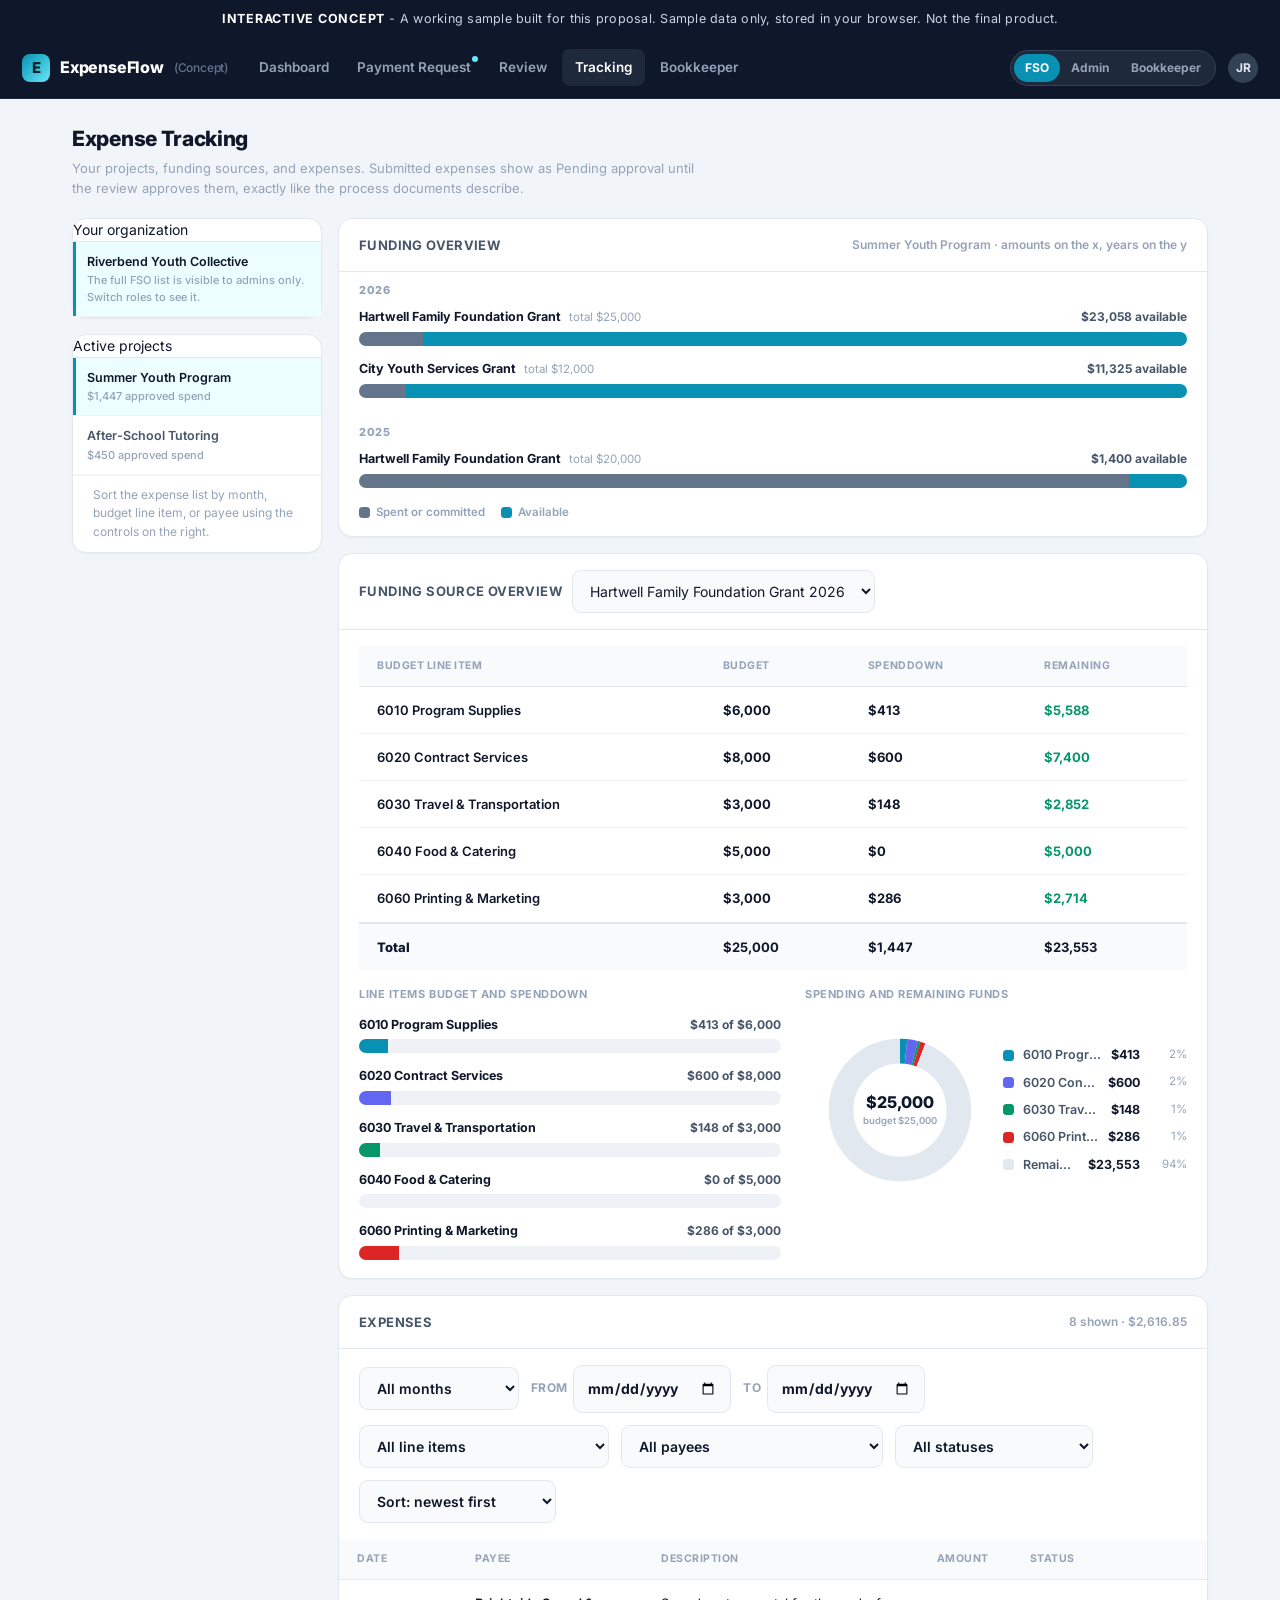
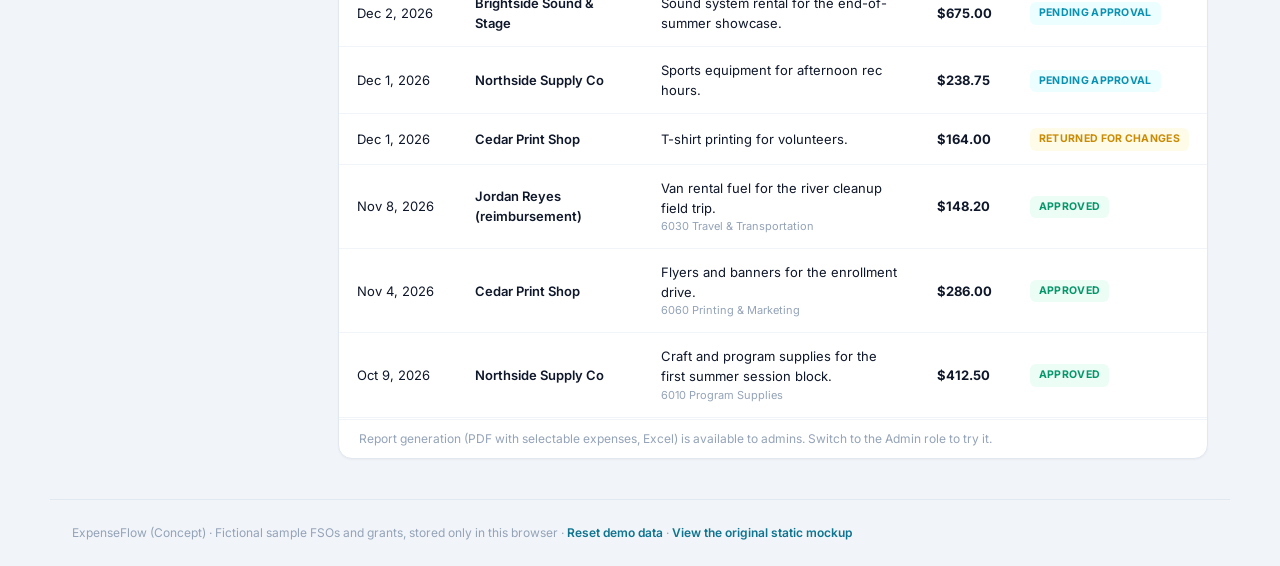
<file: reports.html>
<!DOCTYPE html>
<html lang="en">
<head>
<meta charset="utf-8">
<meta http-equiv="refresh" content="0; url=tracking.html">
<title>ExpenseFlow (Concept) - Reports moved to Tracking</title>
<link rel="canonical" href="tracking.html">
</head>
<body>
<div><b>INTERACTIVE CONCEPT</b> - A working sample built for this proposal. Sample data only, stored in your browser. Not the final product.</div>
<p>Reports are now part of <a href="tracking.html">Expense Tracking</a>. Redirecting...</p>
<script>window.location.replace('tracking.html');</script>
</body>
</html>
</file>
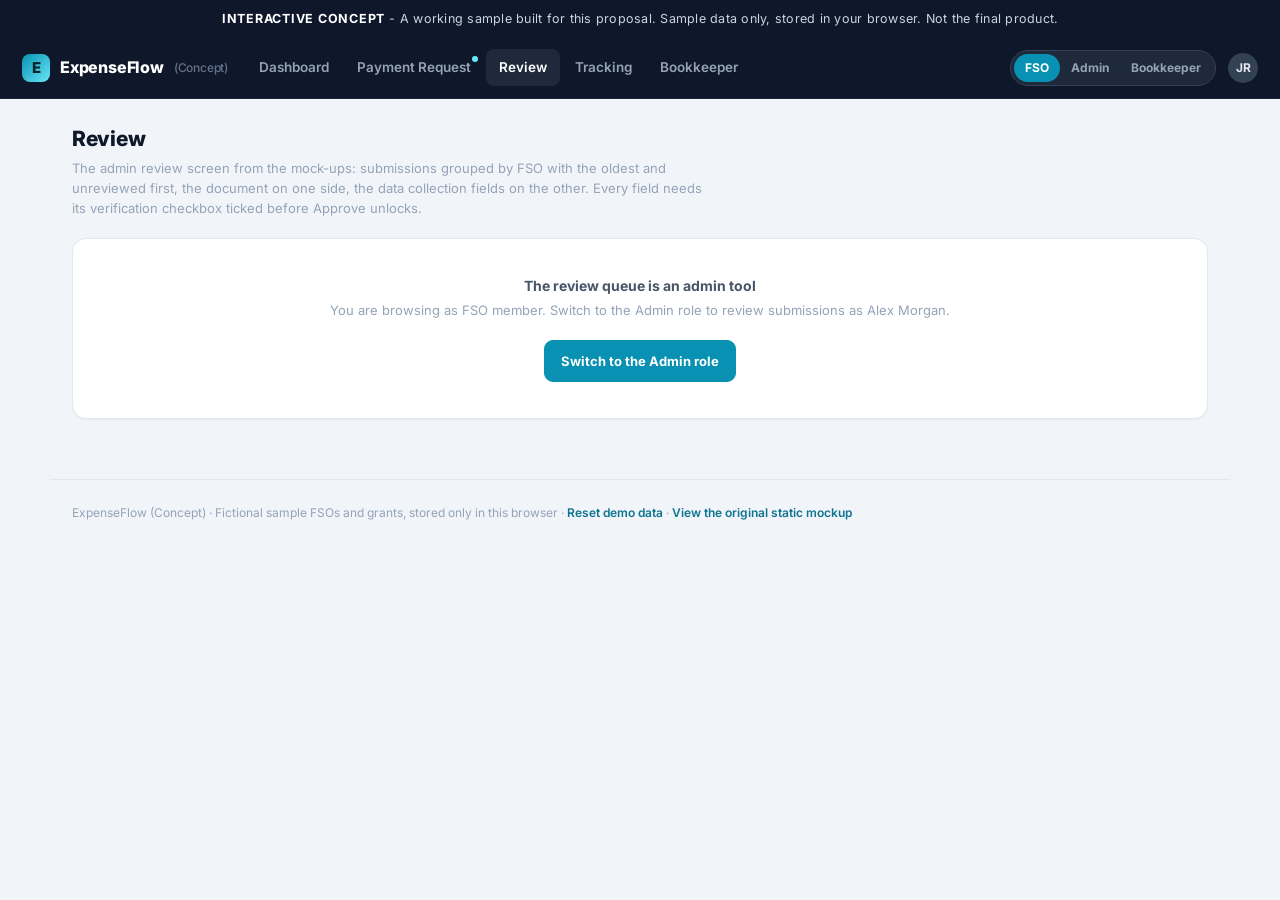
<file: review.html>
<!DOCTYPE html>
<html lang="en">
<head>
<meta charset="utf-8">
<meta name="viewport" content="width=device-width, initial-scale=1">
<title>ExpenseFlow (Concept) - Review</title>
<link rel="preconnect" href="https://fonts.googleapis.com">
<link rel="preconnect" href="https://fonts.gstatic.com" crossorigin>
<link href="https://fonts.googleapis.com/css2?family=Inter:wght@400;500;600;700;800&display=swap" rel="stylesheet">
<link rel="stylesheet" href="shared/styles.css">
</head>
<body>

<div class="banner"><b>INTERACTIVE CONCEPT</b> - A working sample built for this proposal. Sample data only, stored in your browser. Not the final product.</div>

<header class="top">
  <a class="logo" href="index.html"><span class="mark">E</span> ExpenseFlow <span class="tagc">(Concept)</span></a>
  <nav class="nav" aria-label="Main">
    <a href="index.html" data-page="dashboard">Dashboard<span class="dot"></span></a>
    <a href="submit.html" data-page="submit">Payment Request<span class="dot"></span></a>
    <a href="review.html" data-page="review">Review<span class="dot"></span></a>
    <a href="tracking.html" data-page="tracking">Tracking<span class="dot"></span></a>
    <a href="bookkeeper.html" data-page="bookkeeper">Bookkeeper<span class="dot"></span></a>
  </nav>
  <div class="right">
    <div class="roleswitch" role="group" aria-label="Demo role">
      <button type="button" data-role="fso">FSO</button>
      <button type="button" data-role="admin">Admin</button>
      <button type="button" data-role="bookkeeper">Bookkeeper</button>
    </div>
    <span class="who">JR</span>
  </div>
</header>

<main class="wrap view-in">
  <div class="pagehead">
    <h1>Review</h1>
    <p class="lede">The admin review screen from the mock-ups: submissions grouped by FSO with the oldest and unreviewed first, the document on one side, the data collection fields on the other. Every field needs its verification checkbox ticked before Approve unlocks.</p>
  </div>

  <div id="gate"></div>
  <div id="reviewApp"></div>
</main>

<footer class="foot">ExpenseFlow (Concept) &middot; Fictional sample FSOs and grants, stored only in this browser &middot; <a href="#" id="resetDemo">Reset demo data</a> &middot; <a href="legacy.html">View the original static mockup</a></footer>

<script src="shared/app.js"></script>
<script>
(function () {
  'use strict';
  var A = window.ExpenseApp;
  if (!A) return;
  A.initChrome('review');

  var st = A.getState();
  var gate = document.getElementById('gate');
  var app = document.getElementById('reviewApp');

  var selectedId = null;
  var editing = {};        /* field key -> true while its inline editor is open */
  var returnMode = false;  /* true while composing return comments */
  var rejectMode = false;
  var returnComments = {}; /* field -> comment text while composing a return */

  /* ---------- gate for non-admin roles ---------- */

  function renderGate() {
    if (st.role === 'admin') { gate.innerHTML = ''; return false; }
    gate.innerHTML = '<div class="card" style="margin-bottom:20px;"><div class="empty"><div class="big">The review queue is an admin tool</div>' +
      'You are browsing as ' + A.esc(A.ROLE_META[st.role].label) + '. Switch to the Admin role to review submissions as Alex Morgan.<br><br>' +
      '<button type="button" class="btn primary" id="switchAdmin">Switch to the Admin role</button></div></div>';
    document.getElementById('switchAdmin').addEventListener('click', function () {
      st.role = 'admin';
      A.save();
      document.body.setAttribute('data-role', 'admin');
      var btns = document.querySelectorAll('.roleswitch button');
      for (var i = 0; i < btns.length; i++) btns[i].classList.toggle('on', btns[i].getAttribute('data-role') === 'admin');
      renderAll();
    });
    return true;
  }

  /* ---------- queue ---------- */

  function reviewed(e) {
    var any = false;
    Object.keys(e.verify || {}).forEach(function (k) { if (e.verify[k]) any = true; });
    return any;
  }

  function queue() {
    return st.expenses.filter(function (e) { return e.status === 'pending'; });
  }

  function verifyFieldsFor(e) {
    var fields = A.VERIFY_FIELDS.slice();
    var p = A.payee(e.payeeId);
    if (p && p.isNew && !p.financeDocsReceived) {
      fields.push({ key: 'newpayee', label: 'New payee: finance documents received' });
    }
    return fields;
  }

  function allVerified(e) {
    var ok = true;
    verifyFieldsFor(e).forEach(function (f) { if (!e.verify[f.key]) ok = false; });
    if (!e.coaId) ok = false;
    return ok;
  }

  /* ---------- rendering ---------- */

  function renderAll() {
    st = A.getState();
    if (renderGate()) { app.innerHTML = ''; return; }

    var q = queue();
    if (!q.length) {
      app.innerHTML = '<div class="card"><div class="empty"><div class="big">The review queue is clear</div>' +
        'Submit a payment request from the FSO role and it will land here as Pending approval.</div></div>';
      return;
    }

    /* group by FSO, oldest first, unreviewed first */
    var groups = {};
    q.forEach(function (e) {
      (groups[e.fsoId] = groups[e.fsoId] || []).push(e);
    });
    Object.keys(groups).forEach(function (k) {
      groups[k].sort(function (a, b) {
        var ra = reviewed(a) ? 1 : 0, rb = reviewed(b) ? 1 : 0;
        if (ra !== rb) return ra - rb;
        if (a.submittedAt !== b.submittedAt) return a.submittedAt < b.submittedAt ? -1 : 1;
        return a.num - b.num;
      });
    });

    if (!selectedId || !A.findExpense(selectedId) || A.findExpense(selectedId).status !== 'pending') {
      selectedId = null;
      st.fsos.some(function (f) {
        if (groups[f.id] && groups[f.id].length) { selectedId = groups[f.id][0].id; return true; }
        return false;
      });
      editing = {}; returnMode = false; rejectMode = false; returnComments = {};
    }

    var rail = '';
    st.fsos.forEach(function (f) {
      var list = groups[f.id];
      if (!list || !list.length) return;
      rail += '<div class="rgroup">' + A.esc(f.name) + '</div>';
      list.forEach(function (e) {
        rail += '<button type="button" class="ritem' + (e.id === selectedId ? ' sel' : '') + '" data-sel="' + e.id + '">' +
          '<span class="t1">#' + e.num + ' &middot; ' + A.fmtMoney(e.amount) +
          '<span class="dotst ' + (reviewed(e) ? 'done' : 'todo') + '" title="' + (reviewed(e) ? 'Review started' : 'Unreviewed') + '"></span></span>' +
          '<span class="t2">' + A.esc(A.payeeName(e.payeeId)) + ' &middot; ' + A.fmtDate(e.submittedAt) + (reviewed(e) ? '' : ' &middot; unreviewed') + '</span></button>';
      });
    });

    var e = A.findExpense(selectedId);
    app.innerHTML = '<div class="workgrid">' +
      '<div class="card rail"><div class="railhd">Submissions by FSO (' + q.length + ')</div>' +
        '<div class="railbody">' + rail + '</div>' +
        '<div class="railft"><button type="button" class="btn sm" id="saveProg" style="width:100%;">Save progress</button></div></div>' +
      '<div class="card doccard"><div class="railhd">Document</div><div id="docPrev"></div><div class="note" id="docNote"></div></div>' +
      '<div class="card"><div class="railhd">Data collection fields</div><div class="form" id="fields"></div><div class="wizbar" id="actions"></div></div>' +
      '</div>';

    app.querySelectorAll('[data-sel]').forEach(function (b) {
      b.addEventListener('click', function () {
        selectedId = b.getAttribute('data-sel');
        editing = {}; returnMode = false; rejectMode = false; returnComments = {};
        renderAll();
      });
    });
    document.getElementById('saveProg').addEventListener('click', function () {
      A.save();
      A.showToast('Progress saved. Checkbox state stays with each expense.');
    });

    if (e) renderDetail(e);
  }

  function renderDetail(e) {
    A.renderDocPreview(document.getElementById('docPrev'), e);
    var note = document.getElementById('docNote');
    var bits = [];
    if (A.daysOld(e.date) > 92) bits.push('Warning: date is older than three months and may not be eligible for payment.');
    if (e.months && e.months.length) bits.push('FSO broke this expense out over ' + e.months.length + ' month' + (e.months.length === 1 ? '' : 's') + '.');
    var fs0 = e.allocations && e.allocations[0] ? A.fundingSource(e.allocations[0].fsId) : null;
    if (fs0) bits.push('Project: ' + A.project(fs0.projectId).name + '.');
    note.textContent = bits.join(' ');

    renderFields(e);
    renderActions(e);
  }

  function fieldValue(e, key) {
    if (key === 'payee') {
      var p = A.payee(e.payeeId);
      return A.payeeName(e.payeeId) + (p && p.isNew ? ' (new payee)' : '');
    }
    if (key === 'date') return A.fmtDate(e.date);
    if (key === 'cost') {
      var parts = (e.allocations || []).map(function (al) {
        var fs = A.fundingSource(al.fsId);
        return A.fmtMoney(al.amount) + ' from ' + (fs ? fs.name + ' ' + fs.year : 'unknown source');
      });
      return A.fmtMoney(e.amount) + ' (' + parts.join(' + ') + ')';
    }
    if (key === 'description') return e.description || '(none)';
    if (key === 'coa') {
      var c = A.coaItem(e.coaId);
      return c ? c.id + ' ' + c.label : 'Not assigned yet';
    }
    if (key === 'newpayee') return 'Confirm before approval';
    return '';
  }

  function renderFields(e) {
    var host = document.getElementById('fields');
    var fields = verifyFieldsFor(e);

    var html = fields.map(function (f) {
      var checked = !!e.verify[f.key];
      var editable = ['payee', 'date', 'description'].indexOf(f.key) !== -1;
      var editorHtml = '';
      if (editing[f.key]) {
        if (f.key === 'date') {
          editorHtml = '<input class="inp" type="date" id="ed_date" value="' + e.date + '">';
        } else if (f.key === 'description') {
          editorHtml = '<textarea class="inp" id="ed_description" rows="2">' + A.esc(e.description) + '</textarea>';
        } else if (f.key === 'payee') {
          editorHtml = '<select class="inp" id="ed_payee">' + A.payeesFor(e.fsoId).map(function (p) {
            return '<option value="' + p.id + '"' + (p.id === e.payeeId ? ' selected' : '') + '>' + A.esc(p.name) + '</option>';
          }).join('') + '</select>';
        }
        editorHtml = '<div class="vedit">' + editorHtml +
          '<input class="inp" id="edc_' + f.key + '" placeholder="Add a comment about this edit (optional)">' +
          '<div style="display:flex;gap:8px;"><button type="button" class="btn primary sm" data-edsave="' + f.key + '">Save edit</button>' +
          '<button type="button" class="btn sm" data-edcancel="' + f.key + '">Cancel</button></div></div>';
      }

      var returnBox = '';
      if (returnMode && !checked) {
        returnBox = '<div class="vcomment"><input class="inp" data-retc="' + f.key + '" placeholder="Comment for the FSO on this field" value="' + A.esc(returnComments[f.key] || '') + '"></div>';
      }

      /* COA is rendered as a live dropdown of chart of account options, per the mock-up */
      var valueHtml;
      if (f.key === 'coa') {
        valueHtml = '<select class="inp" id="coaSel" style="margin-top:4px;" aria-label="Chart of accounts">' +
          '<option value="">Assign a chart of accounts option...</option>' +
          st.coa.map(function (c) {
            return '<option value="' + c.id + '"' + (c.id === e.coaId ? ' selected' : '') + '>' + c.id + ' ' + A.esc(c.label) + '</option>';
          }).join('') + '</select>' +
          (!e.coaId ? '<div class="vnote">Assign a COA before this field can be verified.</div>' : '');
      } else {
        valueHtml = '<div class="vval">' + A.esc(fieldValue(e, f.key)) + '</div>';
      }

      /* budget details beside the expense details, per the process map's review interface */
      var budgetHtml = '';
      if (f.key === 'cost') {
        budgetHtml = '<div class="vnote" style="color:#475569;">' + (e.allocations || []).map(function (al) {
          var fs = A.fundingSource(al.fsId);
          if (!fs) return '';
          return 'Budget: ' + A.esc(fs.name + ' ' + fs.year) + ' has ' + A.fmtMoney0(A.fsAvailable(fs.id)) + ' of ' + A.fmtMoney0(fs.total) + ' available';
        }).join('<br>') + '</div>';
      }

      return '<div class="vrow' + (checked ? ' checked' : '') + '">' +
        '<div class="vtop">' +
        '<input type="checkbox" data-vf="' + f.key + '"' + (checked ? ' checked' : '') + (f.key === 'coa' && !e.coaId ? ' disabled' : '') + ' aria-label="Verify ' + A.esc(f.label) + '">' +
        '<div style="flex:1;min-width:0;"><div class="vlbl">' + A.esc(f.label) + '</div>' +
        valueHtml + budgetHtml + '</div>' +
        (editable ? '<div class="vact"><button type="button" class="vbtn" data-edit="' + f.key + '">' + (editing[f.key] ? 'Close' : 'Edit') + '</button></div>' : '') +
        '</div>' + editorHtml + returnBox + '</div>';
    }).join('');

    if (e.comments) {
      html += '<div class="vrow"><div class="vtop"><div style="flex:1;"><div class="vlbl">FSO additional comments</div><div class="vval">' + A.esc(e.comments) + '</div></div></div></div>';
    }

    html += '<div class="field" style="margin-top:4px;"><label for="revComment">Additional comments (optional)</label>' +
      '<textarea class="inp" id="revComment" rows="2" placeholder="Notes kept on the status trail"></textarea></div>';

    html += '<div class="vlbl" style="margin:14px 0 6px;font-size:11px;font-weight:700;letter-spacing:.04em;text-transform:uppercase;color:#94a3b8;">Status trail</div>' +
      '<div class="hist" style="border:1px solid #e2e8f0;border-radius:10px;">' +
      e.history.map(function (h) {
        return '<div class="h"><span class="hd2">' + A.fmtDate(h.ts) + '</span><span class="hb"><b>' + A.esc(h.actor) + '</b> ' + A.esc(h.action) +
          (h.note ? '<span class="note">' + A.esc(h.note) + '</span>' : '') + '</span></div>';
      }).join('') + '</div>';

    host.innerHTML = html;

    host.querySelectorAll('[data-vf]').forEach(function (cb) {
      cb.addEventListener('change', function () {
        e.verify[cb.getAttribute('data-vf')] = cb.checked;
        A.save();
        renderAll();
      });
    });
    var coaSel = document.getElementById('coaSel');
    if (coaSel) {
      coaSel.addEventListener('change', function () {
        e.coaId = coaSel.value || null;
        if (!e.coaId) e.verify.coa = false;
        var c = A.coaItem(e.coaId);
        A.pushHist(e, 'Alex Morgan', 'admin', e.coaId ? 'Assigned COA' : 'Cleared COA', c ? c.id + ' ' + c.label : '');
        A.save();
        A.showToast(e.coaId ? 'COA assigned: ' + c.id + ' ' + c.label + '.' : 'COA cleared.');
        renderAll();
      });
    }
    host.querySelectorAll('[data-edit]').forEach(function (b) {
      b.addEventListener('click', function () {
        var k = b.getAttribute('data-edit');
        editing[k] = !editing[k];
        renderDetail(e);
      });
    });
    host.querySelectorAll('[data-edsave]').forEach(function (b) {
      b.addEventListener('click', function () {
        var k = b.getAttribute('data-edsave');
        var val = '';
        var el = document.getElementById('ed_' + k);
        if (el) val = el.value;
        if (k === 'coa' && !val) { A.showToast('Pick a chart of accounts option first.'); return; }
        var cEl = document.getElementById('edc_' + k);
        A.reviewEdit(e.id, k, val, cEl && cEl.value.trim() ? cEl.value.trim() : null);
        editing[k] = false;
        A.showToast('Field updated. The edit is on the status trail.');
        renderAll();
      });
    });
    host.querySelectorAll('[data-edcancel]').forEach(function (b) {
      b.addEventListener('click', function () {
        editing[b.getAttribute('data-edcancel')] = false;
        renderDetail(e);
      });
    });
    host.querySelectorAll('[data-retc]').forEach(function (inp) {
      inp.addEventListener('input', function () {
        returnComments[inp.getAttribute('data-retc')] = inp.value;
      });
    });
  }

  function renderActions(e) {
    var host = document.getElementById('actions');
    var ok = allVerified(e);
    var unchecked = verifyFieldsFor(e).filter(function (f) { return !e.verify[f.key]; });

    if (rejectMode) {
      host.innerHTML = '<div style="width:100%;">' +
        '<div class="field"><label for="rejMsg">Message to the FSO</label>' +
        '<textarea class="inp" id="rejMsg" rows="2" placeholder="Why is this expense being rejected?"></textarea></div>' +
        '<div style="display:flex;gap:8px;"><button type="button" class="btn no" id="rejGo">Send rejection</button>' +
        '<button type="button" class="btn" id="rejCancel">Cancel</button></div></div>';
      document.getElementById('rejGo').addEventListener('click', function () {
        var msg = document.getElementById('rejMsg').value.trim();
        if (!msg) { A.showToast('A rejection needs a message to the FSO.'); return; }
        A.reject(e.id, msg);
        rejectMode = false;
        A.showToast('#' + e.num + ' rejected. Email notification sent (simulated).');
        renderAll();
      });
      document.getElementById('rejCancel').addEventListener('click', function () { rejectMode = false; renderAll(); });
      return;
    }

    if (returnMode) {
      host.innerHTML = '<div style="width:100%;">' +
        '<div class="wbanner warn" style="margin-top:0;">Add a comment under at least one unchecked field above, then send. The FSO sees these comments in red.</div>' +
        '<div style="display:flex;gap:8px;"><button type="button" class="btn warn" id="retGo">Send back to the FSO</button>' +
        '<button type="button" class="btn" id="retCancel">Cancel</button></div></div>';
      document.getElementById('retGo').addEventListener('click', function () {
        var fc = {};
        var any = false;
        unchecked.forEach(function (f) {
          var t = String(returnComments[f.key] || '').trim();
          if (t) { fc[f.key] = t; any = true; }
        });
        if (!any) { A.showToast('Return needs at least one unchecked field with a comment.'); return; }
        A.returnToFso(e.id, fc);
        returnMode = false; returnComments = {};
        A.showToast('#' + e.num + ' returned to the FSO. Email notification sent (simulated).');
        renderAll();
      });
      document.getElementById('retCancel').addEventListener('click', function () { returnMode = false; renderAll(); });
      return;
    }

    host.innerHTML =
      '<button type="button" class="btn ok" id="btnApprove" ' + (ok ? '' : 'disabled') + ' title="' + (ok ? 'Approve this expense' : 'Requires every verification checkbox ticked and a COA assigned') + '">Approve</button>' +
      '<button type="button" class="btn warn" id="btnReturn" ' + (unchecked.length ? '' : 'disabled') + ' title="Requires at least one unchecked field with a comment">Return</button>' +
      '<button type="button" class="btn no" id="btnReject">Reject</button>' +
      '<span class="hint grow" style="text-align:right;">' + (ok ? 'All fields verified.' : unchecked.length + ' field' + (unchecked.length === 1 ? '' : 's') + ' left to verify') + '</span>';

    document.getElementById('btnApprove').addEventListener('click', function () {
      var rc = document.getElementById('revComment');
      if (rc && rc.value.trim()) A.pushHist(e, 'Alex Morgan', 'admin', 'Comment', rc.value.trim());
      A.approve(e.id);
      A.showToast('#' + e.num + ' approved and sent to the bookkeeper report.');
      renderAll();
    });
    document.getElementById('btnReturn').addEventListener('click', function () {
      returnMode = true;
      renderAll();
      var e2 = A.findExpense(selectedId);
      if (e2) renderDetail(e2);
    });
    document.getElementById('btnReject').addEventListener('click', function () {
      rejectMode = true;
      renderDetail(e);
    });
  }

  renderAll();
  document.addEventListener('rolechange', renderAll);
})();
</script>
</body>
</html>
</file>
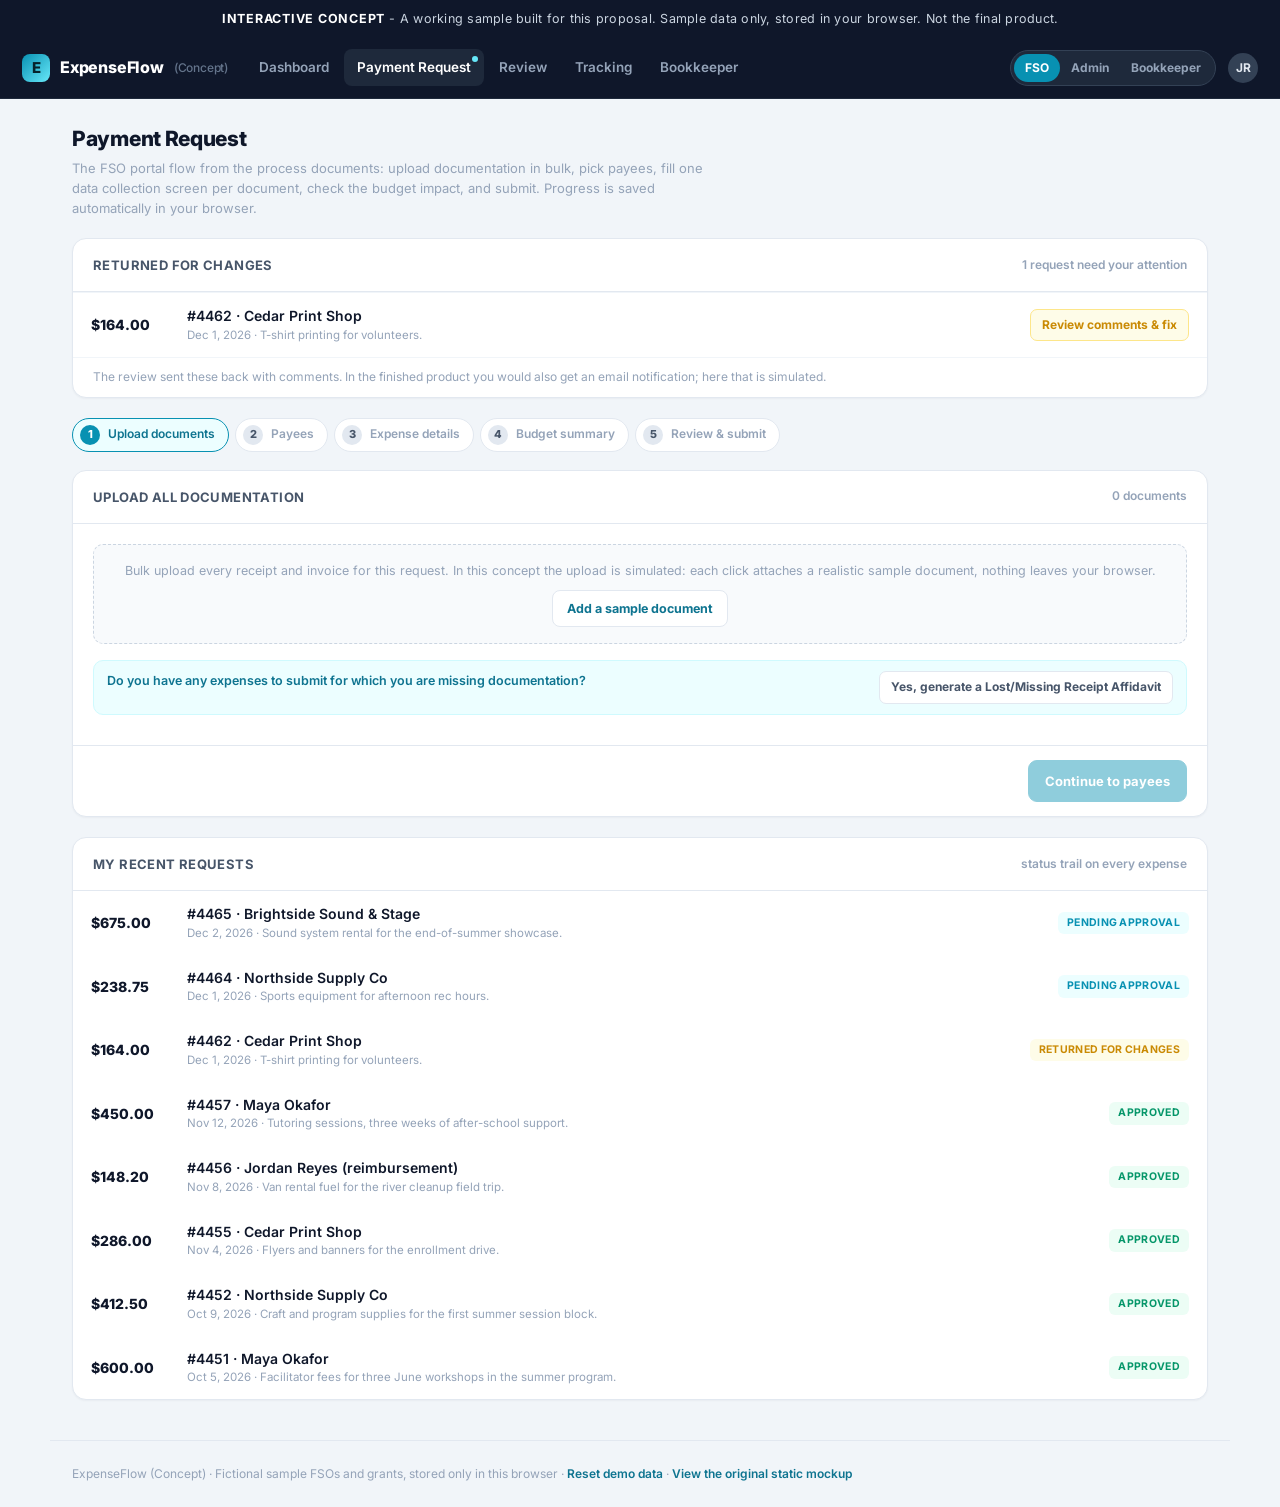
<file: submit.html>
<!DOCTYPE html>
<html lang="en">
<head>
<meta charset="utf-8">
<meta name="viewport" content="width=device-width, initial-scale=1">
<title>ExpenseFlow (Concept) - Payment Request</title>
<link rel="preconnect" href="https://fonts.googleapis.com">
<link rel="preconnect" href="https://fonts.gstatic.com" crossorigin>
<link href="https://fonts.googleapis.com/css2?family=Inter:wght@400;500;600;700;800&display=swap" rel="stylesheet">
<link rel="stylesheet" href="shared/styles.css">
</head>
<body>

<div class="banner"><b>INTERACTIVE CONCEPT</b> - A working sample built for this proposal. Sample data only, stored in your browser. Not the final product.</div>

<header class="top">
  <a class="logo" href="index.html"><span class="mark">E</span> ExpenseFlow <span class="tagc">(Concept)</span></a>
  <nav class="nav" aria-label="Main">
    <a href="index.html" data-page="dashboard">Dashboard<span class="dot"></span></a>
    <a href="submit.html" data-page="submit">Payment Request<span class="dot"></span></a>
    <a href="review.html" data-page="review">Review<span class="dot"></span></a>
    <a href="tracking.html" data-page="tracking">Tracking<span class="dot"></span></a>
    <a href="bookkeeper.html" data-page="bookkeeper">Bookkeeper<span class="dot"></span></a>
  </nav>
  <div class="right">
    <div class="roleswitch" role="group" aria-label="Demo role">
      <button type="button" data-role="fso">FSO</button>
      <button type="button" data-role="admin">Admin</button>
      <button type="button" data-role="bookkeeper">Bookkeeper</button>
    </div>
    <span class="who">JR</span>
  </div>
</header>

<main class="wrap view-in">
  <div class="pagehead">
    <h1>Payment Request</h1>
    <p class="lede">The FSO portal flow from the process documents: upload documentation in bulk, pick payees, fill one data collection screen per document, check the budget impact, and submit. Progress is saved automatically in your browser.</p>
  </div>

  <div id="gate"></div>
  <div id="returnedPanel"></div>
  <div id="wizard"></div>
  <div id="myRequests"></div>
</main>

<footer class="foot">ExpenseFlow (Concept) &middot; Fictional sample FSOs and grants, stored only in this browser &middot; <a href="#" id="resetDemo">Reset demo data</a> &middot; <a href="legacy.html">View the original static mockup</a></footer>

<script src="shared/app.js"></script>
<script>
(function () {
  'use strict';
  var A = window.ExpenseApp;
  if (!A) return;
  A.initChrome('submit');

  var st = A.getState();
  var gate = document.getElementById('gate');
  var wiz = document.getElementById('wizard');
  var retPanel = document.getElementById('returnedPanel');
  var myReq = document.getElementById('myRequests');

  var fixingId = null;      /* returned expense currently being fixed */
  var docCounter = 1;

  /* ---------- sample document templates for the simulated bulk upload ---------- */
  var DOC_TEMPLATES = [
    { type: 'receipt', vendor: 'Northside Supply Co', lines: [['Program supplies', 0]], base: [120, 320] },
    { type: 'invoice', vendor: 'Maya Okafor', lines: [['Workshop facilitation', 0]], base: [300, 600] },
    { type: 'invoice', vendor: 'Cedar Print Shop', lines: [['Printing and signage', 0]], base: [90, 260] },
    { type: 'receipt', vendor: 'Riverside Fuel Stop', lines: [['Fuel', 0]], base: [40, 90] },
    { type: 'invoice', vendor: 'Brightside Sound & Stage', lines: [['Equipment rental', 0]], base: [200, 520] },
    { type: 'receipt', vendor: 'City Parking Authority', lines: [['Parking and tolls', 0]], base: [20, 65] }
  ];

  function slug(s) { return String(s).toLowerCase().replace(/[^a-z0-9]+/g, '-').replace(/^-|-$/g, ''); }

  function sampleDoc() {
    var t = DOC_TEMPLATES[Math.floor(Math.random() * DOC_TEMPLATES.length)];
    var amt = A.round2(t.base[0] + Math.random() * (t.base[1] - t.base[0]));
    /* roughly 1 in 5 sample docs is older than three months, to show the warning */
    var back = Math.random() < 0.2 ? 95 + Math.floor(Math.random() * 30) : Math.floor(Math.random() * 75);
    var d = new Date();
    d.setDate(d.getDate() - back);
    var dateIso = d.getFullYear() + '-' + ('0' + (d.getMonth() + 1)).slice(-2) + '-' + ('0' + d.getDate()).slice(-2);
    return {
      name: t.type + '-' + slug(t.vendor) + '-' + (docCounter++) + '.pdf',
      type: t.type,
      vendor: t.vendor,
      lines: [[t.lines[0][0], amt]],
      total: amt,
      date: dateIso
    };
  }

  function affidavitDoc() {
    var amt = A.round2(20 + Math.random() * 80);
    return {
      name: 'lost-receipt-affidavit-' + (docCounter++) + '.pdf',
      type: 'affidavit',
      vendor: 'Lost/Missing Receipt Affidavit',
      lines: [['Expense per affidavit', amt]],
      total: amt,
      date: A.todayIso()
    };
  }

  /* ---------- draft lifecycle ---------- */

  function draft() {
    if (!st.draft) {
      st.draft = { step: 1, docs: [], payeeIds: [], entries: [], cur: 0 };
      A.save();
    }
    return st.draft;
  }

  function saveDraft() { A.save(); }

  function syncEntries() {
    var d = draft();
    while (d.entries.length < d.docs.length) {
      var idx = d.entries.length;
      var doc = d.docs[idx];
      d.entries.push({
        payeeId: d.payeeIds.length === 1 ? d.payeeIds[0] : '',
        date: doc.date || A.todayIso(),
        amount: doc.total || 0,
        allocations: [{ fsId: '', amount: doc.total || 0 }],
        description: '',
        comments: '',
        months: null
      });
    }
    if (d.entries.length > d.docs.length) d.entries.length = d.docs.length;
  }

  /* remaining funds in a source, minus what the rest of this draft already allocates */
  function draftRemaining(fsId, exceptEntry, exceptRow) {
    var rem = A.fsAvailable(fsId);
    var d = draft();
    d.entries.forEach(function (en, ei) {
      (en.allocations || []).forEach(function (al, ai) {
        if (al.fsId !== fsId) return;
        if (ei === exceptEntry && ai === exceptRow) return;
        rem -= Number(al.amount) || 0;
      });
    });
    return A.round2(rem);
  }

  function entryProblems(en, ei) {
    var probs = [];
    if (!en.payeeId) probs.push('Choose who is being paid.');
    if (!en.date) probs.push('Enter the date of the expense.');
    var amt = Number(en.amount) || 0;
    if (amt <= 0) probs.push('Enter a cost greater than zero.');
    var sum = 0, hasFs = true, insufficient = false;
    (en.allocations || []).forEach(function (al, ai) {
      var v = Number(al.amount) || 0;
      sum += v;
      if (!al.fsId) hasFs = false;
      else if (v > draftRemaining(al.fsId, ei, ai) + 0.001) insufficient = true;
    });
    if (!hasFs) probs.push('Pick a funding source for each allocation line.');
    if (Math.abs(sum - amt) > 0.005) probs.push('Funding source allocations must add up to the cost (' + A.fmtMoney(amt) + ' vs ' + A.fmtMoney(sum) + ' allocated).');
    if (insufficient) probs.push('Insufficient funds. Please allocate to a different funding source or contact an administrator.');
    if (!String(en.description || '').trim()) probs.push('Add a description.');
    return probs;
  }

  function entryDone(en, ei) { return entryProblems(en, ei).length === 0; }

  /* ---------- shared bits ---------- */

  function stepsBar(step) {
    var labels = ['Upload documents', 'Payees', 'Expense details', 'Budget summary', 'Review & submit'];
    return '<div class="steps">' + labels.map(function (l, i) {
      var n = i + 1;
      var cls = n === step ? 'on' : (n < step ? 'done' : '');
      return '<span class="stp ' + cls + '"><span class="n">' + n + '</span>' + l + '</span>';
    }).join('') + '</div>';
  }

  function fundingOptions(selected) {
    var opts = '<option value="">Select a funding source...</option>';
    A.fundingFor(A.CURRENT_FSO).forEach(function (f) {
      if (A.fsAvailable(f.id) <= 0 && f.id !== selected) return;
      var prj = A.project(f.projectId);
      opts += '<option value="' + f.id + '"' + (f.id === selected ? ' selected' : '') + '>' +
        A.esc(f.name + ' ' + f.year + ' (' + prj.name + ') - ' + A.fmtMoney0(A.fsAvailable(f.id)) + ' available') + '</option>';
    });
    return opts;
  }

  function payeeOptions(selected) {
    var d = draft();
    var opts = '<option value="">Select a payee...</option>';
    A.payeesFor(A.CURRENT_FSO).forEach(function (p) {
      if (d.payeeIds.indexOf(p.id) === -1) return;
      opts += '<option value="' + p.id + '"' + (p.id === selected ? ' selected' : '') + '>' + A.esc(p.name) + '</option>';
    });
    return opts;
  }

  /* ---------- gate for non-FSO roles ---------- */

  function renderGate() {
    if (st.role === 'fso') { gate.innerHTML = ''; return false; }
    gate.innerHTML = '<div class="card" style="margin-bottom:20px;"><div class="empty"><div class="big">The Payment Request portal is the FSO view</div>' +
      'You are browsing as ' + A.esc(A.ROLE_META[st.role].label) + '. Switch to the FSO role to submit expenses as Jordan Reyes of Riverbend Youth Collective.<br><br>' +
      '<button type="button" class="btn primary" id="switchFso">Switch to the FSO role</button></div></div>';
    document.getElementById('switchFso').addEventListener('click', function () {
      st.role = 'fso';
      A.save();
      document.body.setAttribute('data-role', 'fso');
      var btns = document.querySelectorAll('.roleswitch button');
      for (var i = 0; i < btns.length; i++) btns[i].classList.toggle('on', btns[i].getAttribute('data-role') === 'fso');
      renderAll();
    });
    return true;
  }

  /* ---------- returned-for-changes panel (review comments in red) ---------- */

  function renderReturned() {
    var returned = A.expensesFor(A.CURRENT_FSO).filter(function (e) { return e.status === 'returned'; });
    if (st.role !== 'fso' || !returned.length) { retPanel.innerHTML = ''; return; }

    if (fixingId) {
      var e = A.findExpense(fixingId);
      if (!e || e.status !== 'returned') { fixingId = null; }
      else { renderFixer(e); return; }
    }

    retPanel.innerHTML = '<div class="card" style="margin-bottom:20px;">' +
      '<div class="hd"><h2>Returned for changes</h2><span class="count">' + returned.length + ' request' + (returned.length === 1 ? '' : 's') + ' need your attention</span></div>' +
      returned.map(function (e) {
        return '<div class="qbrow"><span class="amt">' + A.fmtMoney(e.amount) + '</span>' +
          '<div class="m"><div class="nm">#' + e.num + ' &middot; ' + A.esc(A.payeeName(e.payeeId)) + '</div>' +
          '<div class="p">' + A.fmtDate(e.date) + ' &middot; ' + A.esc(e.description) + '</div></div>' +
          '<button type="button" class="btn warn sm" data-fix="' + e.id + '">Review comments & fix</button></div>';
      }).join('') +
      '<div class="note">The review sent these back with comments. In the finished product you would also get an email notification; here that is simulated.</div></div>';

    retPanel.querySelectorAll('[data-fix]').forEach(function (b) {
      b.addEventListener('click', function () {
        fixingId = b.getAttribute('data-fix');
        renderReturned();
        retPanel.scrollIntoView({ behavior: 'smooth', block: 'start' });
      });
    });
  }

  function renderFixer(e) {
    var fc = e.fieldComments || {};
    function red(field) {
      return fc[field] ? '<div class="redcomment">Reviewer: ' + A.esc(fc[field]) + '</div>' : '';
    }
    retPanel.innerHTML = '<div class="card" style="margin-bottom:20px;">' +
      '<div class="hd"><h2>Fix and resubmit #' + e.num + '</h2><span class="count">review comments are shown in red</span></div>' +
      '<div class="workgrid" style="padding:16px;">' +
        '<div class="doccard card" style="grid-column:1 / span 1;"><div id="fixDoc"></div></div>' +
        '<div style="grid-column:2 / -1;">' +
          '<div class="field"><label for="fixPayee">Who is being paid?</label>' +
            '<select class="inp" id="fixPayee">' + A.payeesFor(A.CURRENT_FSO).map(function (p) {
              return '<option value="' + p.id + '"' + (p.id === e.payeeId ? ' selected' : '') + '>' + A.esc(p.name) + '</option>';
            }).join('') + '</select>' + red('payee') + '</div>' +
          '<div class="row2"><div class="field"><label for="fixDate">Date of expense</label>' +
            '<input class="inp" type="date" id="fixDate" value="' + e.date + '">' + red('date') + '</div>' +
          '<div class="field"><label for="fixAmount">Cost (USD)</label>' +
            '<input class="inp" id="fixAmount" inputmode="decimal" value="' + e.amount.toFixed(2) + '">' + red('cost') + '</div></div>' +
          '<div class="field"><label for="fixDesc">Description</label>' +
            '<textarea class="inp" id="fixDesc" rows="2">' + A.esc(e.description) + '</textarea>' + red('description') + '</div>' +
          '<div class="field"><label for="fixComments">Additional comments (optional)</label>' +
            '<textarea class="inp" id="fixComments" rows="2">' + A.esc(e.comments || '') + '</textarea>' + red('comments') + '</div>' +
          (fc.coa ? '<div class="redcomment" style="margin-bottom:10px;">Reviewer (COA): ' + A.esc(fc.coa) + '</div>' : '') +
          '<div class="wizbar" style="border-top:0;padding:0;">' +
            '<button type="button" class="btn" id="fixCancel">Back to the list</button>' +
            '<button type="button" class="btn primary grow" id="fixSubmit">Resubmit for review</button>' +
          '</div>' +
        '</div>' +
      '</div></div>';

    A.renderDocPreview(document.getElementById('fixDoc'), e);
    document.getElementById('fixCancel').addEventListener('click', function () { fixingId = null; renderReturned(); });
    document.getElementById('fixSubmit').addEventListener('click', function () {
      var amt = parseFloat(String(document.getElementById('fixAmount').value).replace(/[$,\s]/g, ''));
      if (!isFinite(amt) || amt <= 0) { A.showToast('Enter a valid cost before resubmitting.'); return; }
      var allocs = e.allocations && e.allocations.length
        ? [{ fsId: e.allocations[0].fsId, amount: amt }]
        : [];
      A.resubmit(e.id, {
        payeeId: document.getElementById('fixPayee').value,
        date: document.getElementById('fixDate').value,
        amount: amt,
        allocations: allocs,
        description: document.getElementById('fixDesc').value,
        comments: document.getElementById('fixComments').value
      });
      fixingId = null;
      A.showToast('#' + e.num + ' resubmitted. Status: Pending approval.');
      renderAll();
    });
  }

  /* ---------- wizard steps ---------- */

  function renderWizard() {
    if (st.role !== 'fso') { wiz.innerHTML = ''; return; }
    var d = draft();
    if (d.step === 1) renderStep1();
    else if (d.step === 2) renderStep2();
    else if (d.step === 3) renderStep3();
    else if (d.step === 4) renderStep4();
    else if (d.step === 5) renderStep5();
    else if (d.step === 6) renderConfirm();
  }

  /* --- step 1: bulk document upload (simulated) --- */
  function renderStep1() {
    var d = draft();
    var rows = d.docs.map(function (doc, i) {
      return '<div class="docrow"><span class="x' + (doc.type === 'affidavit' ? ' aff' : '') + '">' +
        (doc.type === 'affidavit' ? 'AFF' : 'PDF') + '</span>' +
        '<span class="nm">' + A.esc(doc.name) + ' &middot; ' + A.esc(doc.vendor) + ' &middot; ' + A.fmtMoney(doc.total) + '</span>' +
        '<button type="button" class="rm" data-rm="' + i + '" aria-label="Remove document">&times;</button></div>';
    }).join('');

    wiz.innerHTML = stepsBar(1) +
      '<div class="card"><div class="hd"><h2>Upload all documentation</h2><span class="count">' + d.docs.length + ' document' + (d.docs.length === 1 ? '' : 's') + '</span></div>' +
      '<div class="form">' +
        '<div class="up"><div style="margin-bottom:10px;">Bulk upload every receipt and invoice for this request. In this concept the upload is simulated: each click attaches a realistic sample document, nothing leaves your browser.</div>' +
          '<button type="button" class="attachbtn" id="addDoc">Add a sample document</button></div>' +
        (rows ? '<div class="doclist" style="margin-top:14px;">' + rows + '</div>' : '') +
        '<div class="wbanner info" style="margin-top:16px;">Do you have any expenses to submit for which you are missing documentation? ' +
          '<button type="button" class="btn sm" id="addAff" style="margin-left:auto;flex:none;">Yes, generate a Lost/Missing Receipt Affidavit</button></div>' +
      '</div>' +
      '<div class="wizbar">' +
        '<button type="button" class="btn primary grow" id="next1" ' + (d.docs.length ? '' : 'disabled') + '>Continue to payees</button></div></div>';

    document.getElementById('addDoc').addEventListener('click', function () {
      d.docs.push(sampleDoc());
      saveDraft();
      renderStep1();
    });
    document.getElementById('addAff').addEventListener('click', function () {
      d.docs.push(affidavitDoc());
      saveDraft();
      A.showToast('Affidavit generated and added to your documents.');
      renderStep1();
    });
    wiz.querySelectorAll('[data-rm]').forEach(function (b) {
      b.addEventListener('click', function () {
        var i = +b.getAttribute('data-rm');
        d.docs.splice(i, 1);
        if (d.entries.length > i) d.entries.splice(i, 1);
        saveDraft();
        renderStep1();
      });
    });
    var nx = document.getElementById('next1');
    if (nx) nx.addEventListener('click', function () { d.step = 2; saveDraft(); renderWizard(); });
  }

  /* --- step 2: payees --- */
  function renderStep2() {
    var d = draft();
    var payees = A.payeesFor(A.CURRENT_FSO);
    var rows = payees.map(function (p) {
      var sel = d.payeeIds.indexOf(p.id) !== -1;
      return '<label class="pkrow' + (sel ? ' sel' : '') + '"><input type="checkbox" data-pk="' + p.id + '"' + (sel ? ' checked' : '') + '>' +
        A.esc(p.name) + (p.isNew ? ' <span class="newtag">New payee</span>' : '') +
        '<span class="kind">' + p.kind + '</span></label>';
    }).join('');

    wiz.innerHTML = stepsBar(2) +
      '<div class="card"><div class="hd"><h2>Who will you be requesting payment for?</h2><span class="count">' + d.payeeIds.length + ' selected</span></div>' +
      '<div class="form">' +
        '<div class="pk">' + rows + '</div>' +
        '<div class="field" style="margin-top:16px;"><label>Add a new payee</label>' +
          '<div class="row2"><input class="inp" id="npName" placeholder="Payee name" autocomplete="off">' +
          '<select class="inp" id="npKind"><option value="individual">Individual</option><option value="organization">Organization</option></select></div>' +
          '<div class="hint">New payees require an MOU upload, and payment documentation is sent to the payee to complete by e-signature. Both are simulated in this concept.</div>' +
          '<button type="button" class="btn sm" id="npAdd" style="margin-top:8px;">Add payee (uploads MOU, sends payment docs - simulated)</button>' +
        '</div>' +
      '</div>' +
      '<div class="wizbar"><button type="button" class="btn" id="back2">Back</button>' +
        '<button type="button" class="btn primary grow" id="next2" ' + (d.payeeIds.length ? '' : 'disabled') + '>Continue to expense details</button></div></div>';

    wiz.querySelectorAll('[data-pk]').forEach(function (cb) {
      cb.addEventListener('change', function () {
        var id = cb.getAttribute('data-pk');
        var i = d.payeeIds.indexOf(id);
        if (cb.checked && i === -1) d.payeeIds.push(id);
        if (!cb.checked && i !== -1) d.payeeIds.splice(i, 1);
        saveDraft();
        renderStep2();
      });
    });
    document.getElementById('npAdd').addEventListener('click', function () {
      var name = document.getElementById('npName').value.trim();
      if (!name) { A.showToast('Enter the new payee name first.'); return; }
      var p = A.addPayee(A.CURRENT_FSO, name, document.getElementById('npKind').value);
      d.payeeIds.push(p.id);
      saveDraft();
      A.showToast('Payee added. MOU attached and payment documentation sent for e-signature (simulated).');
      renderStep2();
    });
    document.getElementById('back2').addEventListener('click', function () { d.step = 1; saveDraft(); renderWizard(); });
    var nx = document.getElementById('next2');
    if (nx) nx.addEventListener('click', function () {
      d.step = 3;
      syncEntries();
      if (d.payeeIds.length === 1) {
        d.entries.forEach(function (en) { if (!en.payeeId) en.payeeId = d.payeeIds[0]; });
      }
      saveDraft();
      renderWizard();
    });
  }

  /* --- step 3: per-document data collection --- */
  function renderStep3() {
    var d = draft();
    syncEntries();
    if (d.cur >= d.docs.length) d.cur = 0;
    var doc = d.docs[d.cur];
    var en = d.entries[d.cur];

    var railItems = d.docs.map(function (dc, i) {
      var ok = entryDone(d.entries[i], i);
      return '<button type="button" class="ritem' + (i === d.cur ? ' sel' : '') + '" data-goto="' + i + '">' +
        '<span class="t1">' + A.esc(dc.name) + '<span class="dotst ' + (ok ? 'done' : 'todo') + '"></span></span>' +
        '<span class="t2">' + A.esc(dc.vendor) + ' &middot; ' + A.fmtMoney(d.entries[i].amount || dc.total) + '</span></button>';
    }).join('');

    var allocRows = en.allocations.map(function (al, ai) {
      return '<div class="allocrow">' +
        '<select class="inp" data-alfs="' + ai + '">' + fundingOptions(al.fsId) + '</select>' +
        '<input class="inp" data-alamt="' + ai + '" inputmode="decimal" value="' + (al.amount ? Number(al.amount).toFixed(2) : '') + '" placeholder="0.00">' +
        (en.allocations.length > 1 ? '<button type="button" class="rm" data-alrm="' + ai + '" aria-label="Remove split">&times;</button>' : '<span></span>') +
        '</div>';
    }).join('');

    var probs = entryProblems(en, d.cur);
    var oldWarn = en.date && A.daysOld(en.date) > 92
      ? '<div class="wbanner warn">Date is older than three months and may not be eligible for payment.</div>' : '';
    var insufficient = probs.some(function (p) { return p.indexOf('Insufficient funds') === 0; })
      ? '<div class="wbanner crit">Insufficient funds. Please allocate to a different funding source or contact an administrator.</div>' : '';
    var allDone = d.entries.every(function (e2, i2) { return entryDone(e2, i2); });

    var monthsBlock = '';
    if (en.months) {
      monthsBlock = en.months.map(function (m, mi) {
        return '<div class="allocrow">' +
          '<input class="inp" type="month" data-mmon="' + mi + '" value="' + m.month + '">' +
          '<input class="inp" data-mamt="' + mi + '" inputmode="decimal" value="' + (m.amount ? Number(m.amount).toFixed(2) : '') + '" placeholder="0.00">' +
          '<button type="button" class="rm" data-mrm="' + mi + '" aria-label="Remove month">&times;</button></div>';
      }).join('') +
      '<button type="button" class="addalloc" id="addMonth">Add another month</button>';
    }

    wiz.innerHTML = stepsBar(3) +
      '<div class="workgrid">' +
      '<div class="card rail"><div class="railhd">All entries (' + d.docs.length + ')</div>' +
        '<div class="railbody">' + railItems + '</div>' +
        '<div class="railft"><button type="button" class="btn sm" id="saveProg" style="width:100%;">Save progress</button></div></div>' +

      '<div class="card doccard"><div class="railhd">Document ' + (d.cur + 1) + ' of ' + d.docs.length + '</div><div id="docPrev"></div></div>' +

      '<div class="card"><div class="railhd">Data collection</div><div class="form">' +
        '<div class="field"><label for="enPayee">Who is being paid?</label>' +
          (d.payeeIds.length === 1
            ? '<div class="inp" style="background:#f1f5f9;">' + A.esc(A.payeeName(d.payeeIds[0])) + '</div>' +
              '<div class="hint">Auto-populated: only one payee was selected.</div>'
            : '<select class="inp" id="enPayee">' + payeeOptions(en.payeeId) + '</select>') + '</div>' +
        '<div class="field"><label for="enDate">Date of expense</label>' +
          '<input class="inp" type="date" id="enDate" value="' + (en.date || '') + '">' +
          '<div class="hint">For reimbursements for material purchases, the date the transaction was made. For work done, the date the work was completed.</div>' +
          '<label style="display:flex;align-items:center;gap:8px;margin-top:8px;text-transform:none;letter-spacing:normal;font-weight:600;font-size:12.5px;color:#475569;cursor:pointer;">' +
            '<input type="checkbox" id="enSplitMonths"' + (en.months ? ' checked' : '') + ' style="width:15px;height:15px;accent-color:#0891b2;">Break this expense out over multiple months</label>' +
          (monthsBlock ? '<div class="alloc" style="margin-top:8px;">' + monthsBlock + '</div>' : '') +
          oldWarn + '</div>' +
        '<div class="field"><label for="enAmount">Cost (USD)</label>' +
          '<input class="inp big" id="enAmount" inputmode="decimal" value="' + (en.amount ? Number(en.amount).toFixed(2) : '') + '" placeholder="0.00"></div>' +
        '<div class="field"><label>To which funding source</label>' +
          '<div class="alloc">' + allocRows +
          '<button type="button" class="addalloc" id="addAlloc">Split between funding sources</button></div>' +
          insufficient + '</div>' +
        '<div class="field"><label for="enDesc">Description</label>' +
          '<textarea class="inp" id="enDesc" rows="2">' + A.esc(en.description) + '</textarea>' +
          '<div class="hint">Please share what the expense is and how it was used to support your programming.</div></div>' +
        '<div class="field"><label for="enComments">Additional comments (optional)</label>' +
          '<textarea class="inp" id="enComments" rows="2">' + A.esc(en.comments) + '</textarea></div>' +
      '</div>' +
      '<div class="wizbar">' +
        '<button type="button" class="btn" id="back3">Back</button>' +
        '<button type="button" class="btn" id="prevDoc" ' + (d.cur > 0 ? '' : 'disabled') + '>Previous</button>' +
        '<button type="button" class="btn" id="nextDoc" ' + (d.cur < d.docs.length - 1 ? '' : 'disabled') + '>Next document</button>' +
        '<button type="button" class="btn primary grow" id="next3" ' + (allDone ? '' : 'disabled') + '>Continue to budget summary</button>' +
      '</div></div></div>';

    A.renderDocPreview(document.getElementById('docPrev'), { doc: doc, amount: Number(en.amount) || doc.total, date: en.date, payeeId: en.payeeId });

    function bind(id, ev, fn) {
      var el = document.getElementById(id);
      if (el) el.addEventListener(ev, fn);
    }

    wiz.querySelectorAll('[data-goto]').forEach(function (b) {
      b.addEventListener('click', function () { d.cur = +b.getAttribute('data-goto'); saveDraft(); renderStep3(); });
    });
    bind('saveProg', 'click', function () { saveDraft(); A.showToast('Progress saved. You can leave and come back any time.'); });
    bind('enPayee', 'change', function (e2) { en.payeeId = e2.target.value; saveDraft(); renderStep3(); });
    bind('enDate', 'change', function (e2) { en.date = e2.target.value; saveDraft(); renderStep3(); });
    bind('enAmount', 'change', function (e2) {
      var v = parseFloat(String(e2.target.value).replace(/[$,\s]/g, ''));
      en.amount = isFinite(v) ? A.round2(v) : 0;
      if (en.allocations.length === 1) en.allocations[0].amount = en.amount;
      saveDraft(); renderStep3();
    });
    bind('enDesc', 'change', function (e2) { en.description = e2.target.value; saveDraft(); renderStep3(); });
    bind('enComments', 'change', function (e2) { en.comments = e2.target.value; saveDraft(); });
    bind('enSplitMonths', 'change', function (e2) {
      if (e2.target.checked) {
        var mk = A.monthKey(en.date || A.todayIso());
        en.months = [{ month: mk, amount: en.amount }];
      } else en.months = null;
      saveDraft(); renderStep3();
    });
    bind('addMonth', 'click', function () {
      en.months.push({ month: A.monthKey(A.todayIso()), amount: 0 });
      saveDraft(); renderStep3();
    });
    wiz.querySelectorAll('[data-mmon]').forEach(function (inp) {
      inp.addEventListener('change', function () { en.months[+inp.getAttribute('data-mmon')].month = inp.value; saveDraft(); });
    });
    wiz.querySelectorAll('[data-mamt]').forEach(function (inp) {
      inp.addEventListener('change', function () {
        var v = parseFloat(String(inp.value).replace(/[$,\s]/g, ''));
        en.months[+inp.getAttribute('data-mamt')].amount = isFinite(v) ? A.round2(v) : 0;
        saveDraft();
      });
    });
    wiz.querySelectorAll('[data-mrm]').forEach(function (b) {
      b.addEventListener('click', function () {
        en.months.splice(+b.getAttribute('data-mrm'), 1);
        if (!en.months.length) en.months = null;
        saveDraft(); renderStep3();
      });
    });
    bind('addAlloc', 'click', function () {
      en.allocations.push({ fsId: '', amount: 0 });
      saveDraft(); renderStep3();
    });
    wiz.querySelectorAll('[data-alfs]').forEach(function (sel) {
      sel.addEventListener('change', function () {
        en.allocations[+sel.getAttribute('data-alfs')].fsId = sel.value;
        saveDraft(); renderStep3();
      });
    });
    wiz.querySelectorAll('[data-alamt]').forEach(function (inp) {
      inp.addEventListener('change', function () {
        var v = parseFloat(String(inp.value).replace(/[$,\s]/g, ''));
        en.allocations[+inp.getAttribute('data-alamt')].amount = isFinite(v) ? A.round2(v) : 0;
        saveDraft(); renderStep3();
      });
    });
    wiz.querySelectorAll('[data-alrm]').forEach(function (b) {
      b.addEventListener('click', function () {
        en.allocations.splice(+b.getAttribute('data-alrm'), 1);
        saveDraft(); renderStep3();
      });
    });
    bind('back3', 'click', function () { d.step = 2; saveDraft(); renderWizard(); });
    bind('prevDoc', 'click', function () { if (d.cur > 0) { d.cur--; saveDraft(); renderStep3(); } });
    bind('nextDoc', 'click', function () { if (d.cur < d.docs.length - 1) { d.cur++; saveDraft(); renderStep3(); } });
    var nx = document.getElementById('next3');
    if (nx) nx.addEventListener('click', function () { d.step = 4; saveDraft(); renderWizard(); });
  }

  /* --- step 4: budget summary, before on the left and after on the right,
         with this request highlighted, per the client's mock-up --- */
  function renderStep4() {
    var d = draft();
    var touched = {};
    d.entries.forEach(function (en) {
      en.allocations.forEach(function (al) {
        if (al.fsId) touched[al.fsId] = (touched[al.fsId] || 0) + (Number(al.amount) || 0);
      });
    });

    var ids = Object.keys(touched);
    wiz.innerHTML = stepsBar(4) +
      '<div class="card"><div class="hd"><h2>Budget summary</h2><span class="count">before on the left, after on the right, this request highlighted</span></div>' +
      '<div class="form" id="budgetBars" style="display:flex;flex-direction:column;gap:20px;max-height:520px;overflow-y:auto;"></div>' +
      '<div class="hkey">' +
        '<span class="k"><span class="sw" style="background:#64748b;"></span>Already spent or committed</span>' +
        '<span class="k"><span class="sw" style="background:#0891b2;"></span>This request</span>' +
        '<span class="k"><span class="sw" style="background:#eef2f7;border:1px solid #e2e8f0;"></span>Available</span></div>' +
      '<div class="form" style="padding-top:0;"><div class="wbanner info" style="margin:0;">Updated budgets are previewed above. Reviewed requests are typically turned around within two weeks.</div></div>' +
      '<div class="wizbar"><button type="button" class="btn" id="back4">Back to details</button>' +
        '<button type="button" class="btn primary grow" id="next4">Continue to review & submit</button></div></div>';

    var bx = document.getElementById('budgetBars');
    ids.forEach(function (fsId, i) {
      var fs = A.fundingSource(fsId);
      var committed = A.round2(A.fsCommitted(fsId) + A.priorSpendTotal(fs));
      var add = A.round2(touched[fsId]);
      var block = document.createElement('div');
      block.innerHTML = '<div class="ba-name">' + A.esc(fs.name + ' ' + fs.year) +
        ' <span class="sub">&middot; ' + A.esc(A.project(fs.projectId).name) + ' &middot; total ' + A.fmtMoney0(fs.total) + '</span></div>' +
        '<div class="ba-grid">' +
        '<div><div class="ba-cap">Before</div><div id="ba-b-' + i + '"></div></div>' +
        '<div><div class="ba-cap">After (includes this request)</div><div id="ba-a-' + i + '"></div></div>' +
        '</div>';
      bx.appendChild(block);
      A.renderHBars(document.getElementById('ba-b-' + i), [{
        label: '',
        right: A.fmtMoney0(fs.total - committed) + ' available',
        max: fs.total,
        segments: [{ value: committed, color: '#64748b', title: 'Spent or committed' }]
      }]);
      A.renderHBars(document.getElementById('ba-a-' + i), [{
        label: '',
        right: A.fmtMoney0(fs.total - committed - add) + ' available',
        max: fs.total,
        segments: [
          { value: committed, color: '#64748b', title: 'Spent or committed' },
          { value: add, color: '#0891b2', title: 'This request' }
        ]
      }]);
    });

    document.getElementById('back4').addEventListener('click', function () { d.step = 3; saveDraft(); renderWizard(); });
    document.getElementById('next4').addEventListener('click', function () { d.step = 5; saveDraft(); renderWizard(); });
  }

  /* --- step 5: submission summary --- */
  function renderStep5() {
    var d = draft();
    var byPayee = {};
    var total = 0;
    d.entries.forEach(function (en) {
      byPayee[en.payeeId] = (byPayee[en.payeeId] || 0) + (Number(en.amount) || 0);
      total += Number(en.amount) || 0;
    });
    var rows = Object.keys(byPayee).map(function (pid) {
      var p = A.payee(pid);
      return '<tr><td class="who2">' + A.esc(A.payeeName(pid)) + (p && p.isNew ? ' <span class="newtag">New payee</span>' : '') + '</td>' +
        '<td>' + (p ? p.kind : '') + '</td><td class="amtc">' + A.fmtMoney(byPayee[pid]) + '</td></tr>';
    }).join('');

    wiz.innerHTML = stepsBar(5) +
      '<div class="card"><div class="hd"><h2>Submission summary</h2><span class="count">' + d.entries.length + ' expense' + (d.entries.length === 1 ? '' : 's') + ', ' + A.fmtMoney(total) + ' total</span></div>' +
      '<div class="tablewrap"><table><thead><tr><th>Payee</th><th>Type</th><th>Total requested</th></tr></thead>' +
      '<tbody>' + rows + '</tbody>' +
      '<tfoot><tr class="tot"><td colspan="2">Total</td><td class="amtc">' + A.fmtMoney(total) + '</td></tr></tfoot></table></div>' +
      '<div class="form"><div class="wbanner info">Would you like to submit your request? Submitting sends every expense to the review queue as Pending approval.</div></div>' +
      '<div class="wizbar"><button type="button" class="btn" id="back5">No, go back to the details</button>' +
        '<button type="button" class="btn primary grow" id="doSubmit">Yes, submit my request</button></div></div>';

    document.getElementById('back5').addEventListener('click', function () { d.step = 3; saveDraft(); renderWizard(); });
    document.getElementById('doSubmit').addEventListener('click', function () {
      var entries = d.entries.map(function (en, i) {
        var firstFs = A.fundingSource(en.allocations[0].fsId);
        return {
          payeeId: en.payeeId,
          projectId: firstFs ? firstFs.projectId : null,
          date: en.date,
          amount: Number(en.amount) || 0,
          allocations: en.allocations,
          description: en.description,
          comments: en.comments,
          months: en.months,
          doc: { type: d.docs[i].type, vendor: d.docs[i].vendor, name: d.docs[i].name, lines: d.docs[i].lines }
        };
      });
      var made = A.submitRequest(entries);
      st.draft = { step: 6, docs: [], payeeIds: [], entries: [], cur: 0, lastCount: made.length, lastTotal: total };
      A.save();
      renderAll();
    });
  }

  /* --- confirmation --- */
  function renderConfirm() {
    var d = draft();
    wiz.innerHTML = '<div class="card"><div class="empty" style="padding:48px 24px;">' +
      '<div class="big" style="font-size:17px;color:#059669;">Your request has been submitted.</div>' +
      'Please allow up to eight business days for payment to be completed.<br>' +
      (d.lastCount ? d.lastCount + ' expense' + (d.lastCount === 1 ? '' : 's') + ' totaling ' + A.fmtMoney(d.lastTotal || 0) + ' are now Pending approval.<br>' : '') +
      '<span class="hint">Any issues raised by the review will create email notifications (simulated here) and the affected expenses will reappear above with the review comments shown in red.</span><br><br>' +
      '<button type="button" class="btn primary" id="again">Start another request</button> ' +
      '<a class="btn" href="tracking.html" style="display:inline-block;">See it in Tracking</a>' +
      '</div></div>';
    document.getElementById('again').addEventListener('click', function () {
      st.draft = null;
      A.save();
      renderAll();
    });
  }

  /* ---------- my recent requests ---------- */

  function renderMine() {
    if (st.role !== 'fso') { myReq.innerHTML = ''; return; }
    var mine = A.expensesFor(A.CURRENT_FSO).slice().sort(function (a, b) {
      if (a.submittedAt !== b.submittedAt) return a.submittedAt < b.submittedAt ? 1 : -1;
      return b.num - a.num;
    }).slice(0, 8);
    if (!mine.length) { myReq.innerHTML = ''; return; }

    myReq.innerHTML = '<div class="card" style="margin-top:20px;"><div class="hd"><h2>My recent requests</h2><span class="count">status trail on every expense</span></div>' +
      mine.map(function (e) {
        var stm = A.STATUS_META[e.status];
        var hist = e.history.map(function (h) {
          return '<div class="h"><span class="hd2">' + A.fmtDate(h.ts) + '</span><span class="hb"><b>' + A.esc(h.actor) + '</b> ' + A.esc(h.action) +
            (h.note ? '<span class="note">' + A.esc(h.note) + '</span>' : '') + '</span></div>';
        }).join('');
        return '<details><summary class="qbrow" style="cursor:pointer;list-style:none;">' +
          '<span class="amt">' + A.fmtMoney(e.amount) + '</span>' +
          '<div class="m"><div class="nm">#' + e.num + ' &middot; ' + A.esc(A.payeeName(e.payeeId)) + '</div>' +
          '<div class="p">' + A.fmtDate(e.date) + ' &middot; ' + A.esc(e.description || e.doc.name) + '</div></div>' +
          '<span class="st ' + stm.cls + '">' + stm.label + '</span></summary>' +
          '<div class="hist" style="background:#f8fafc;border-top:1px solid #f1f5f9;">' + hist + '</div></details>';
      }).join('') + '</div>';
  }

  /* ---------- page assembly ---------- */

  function renderAll() {
    st = A.getState();
    renderGate();
    renderReturned();
    renderWizard();
    renderMine();
  }

  renderAll();
  document.addEventListener('rolechange', renderAll);
})();
</script>
</body>
</html>
</file>
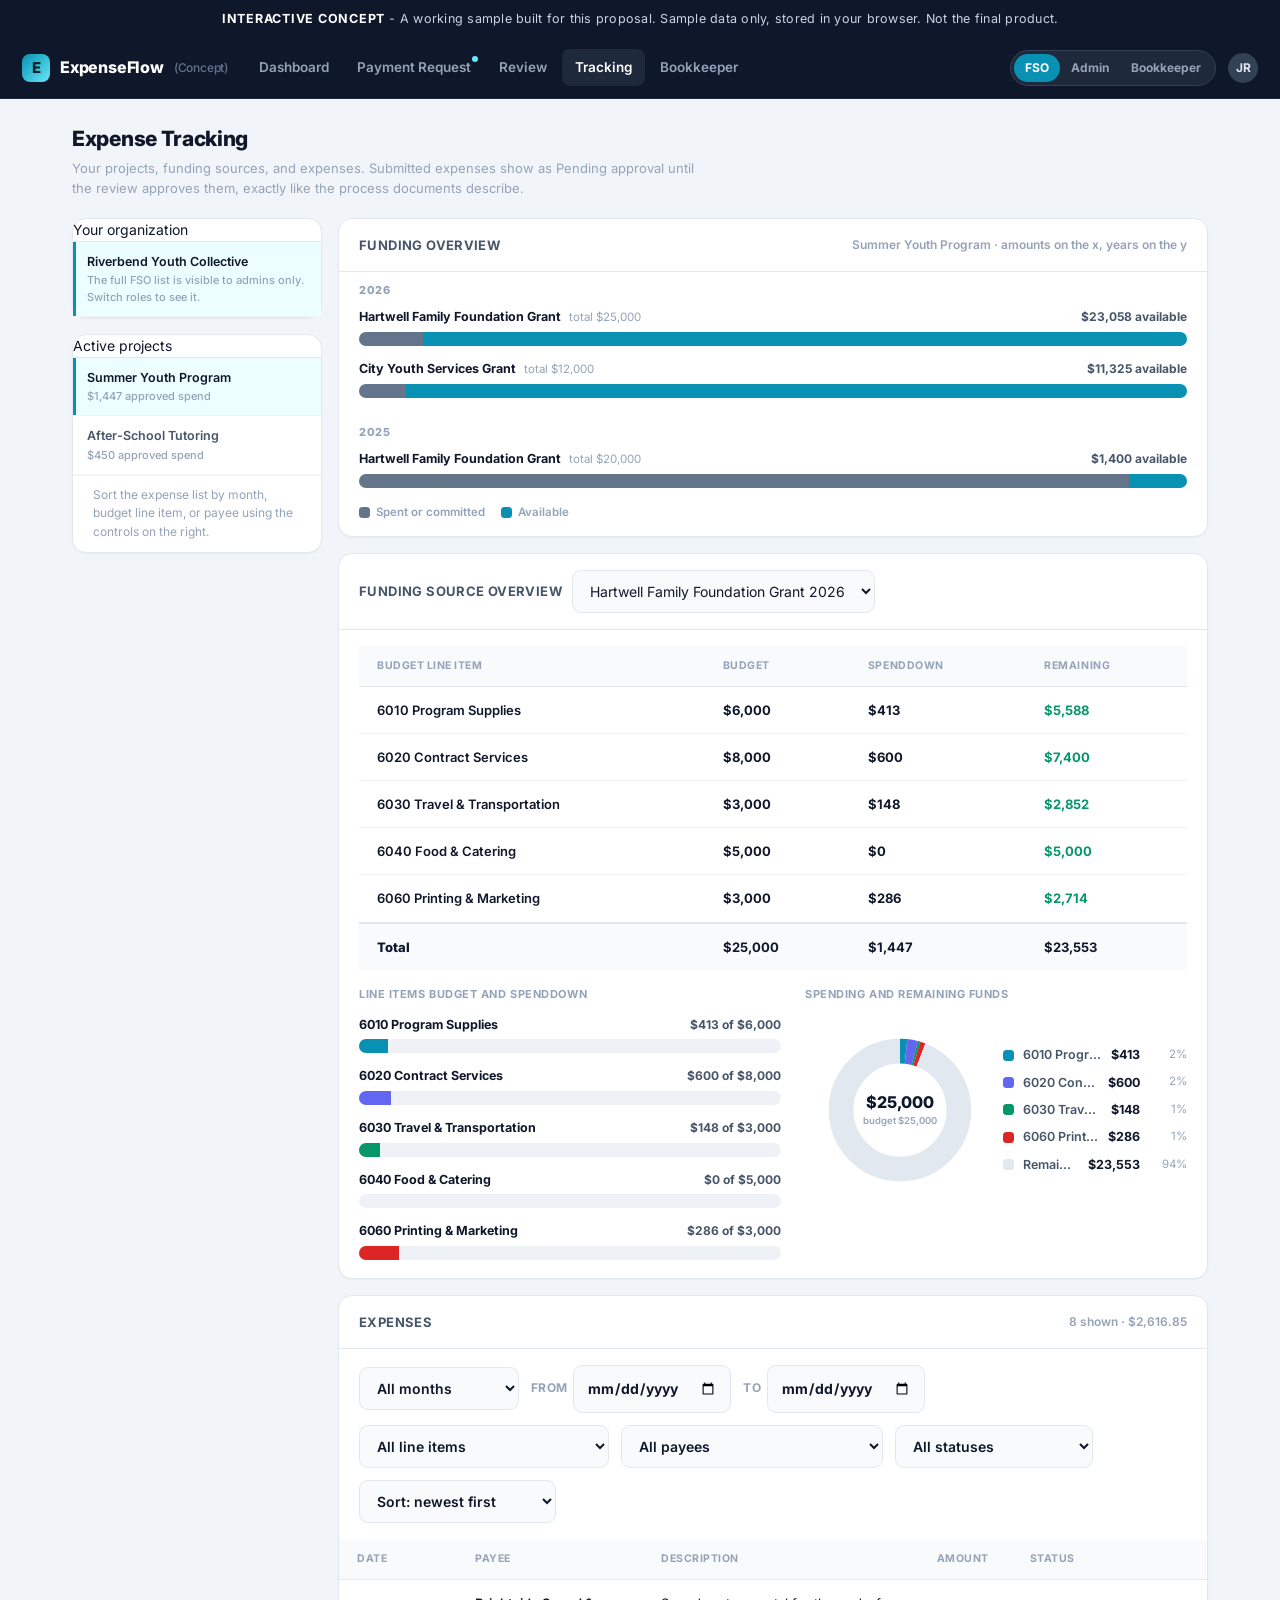
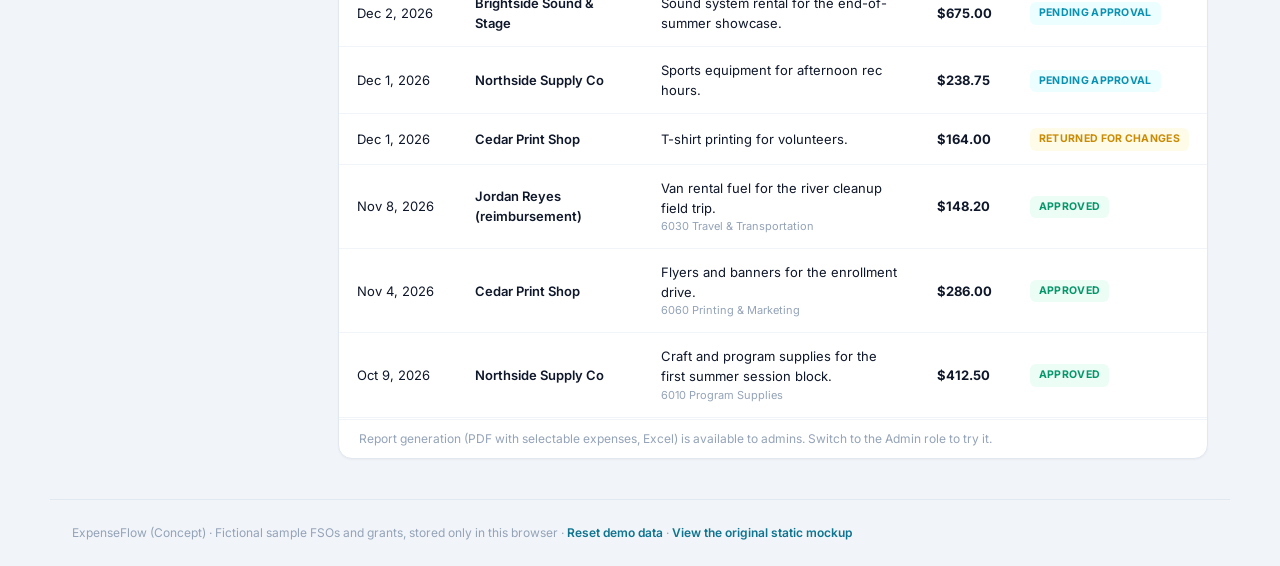
<file: tracking.html>
<!DOCTYPE html>
<html lang="en">
<head>
<meta charset="utf-8">
<meta name="viewport" content="width=device-width, initial-scale=1">
<title>ExpenseFlow (Concept) - Expense Tracking</title>
<link rel="preconnect" href="https://fonts.googleapis.com">
<link rel="preconnect" href="https://fonts.gstatic.com" crossorigin>
<link href="https://fonts.googleapis.com/css2?family=Inter:wght@400;500;600;700;800&display=swap" rel="stylesheet">
<link rel="stylesheet" href="shared/styles.css">
</head>
<body>

<div class="banner"><b>INTERACTIVE CONCEPT</b> - A working sample built for this proposal. Sample data only, stored in your browser. Not the final product.</div>

<header class="top">
  <a class="logo" href="index.html"><span class="mark">E</span> ExpenseFlow <span class="tagc">(Concept)</span></a>
  <nav class="nav" aria-label="Main">
    <a href="index.html" data-page="dashboard">Dashboard<span class="dot"></span></a>
    <a href="submit.html" data-page="submit">Payment Request<span class="dot"></span></a>
    <a href="review.html" data-page="review">Review<span class="dot"></span></a>
    <a href="tracking.html" data-page="tracking">Tracking<span class="dot"></span></a>
    <a href="bookkeeper.html" data-page="bookkeeper">Bookkeeper<span class="dot"></span></a>
  </nav>
  <div class="right">
    <div class="roleswitch" role="group" aria-label="Demo role">
      <button type="button" data-role="fso">FSO</button>
      <button type="button" data-role="admin">Admin</button>
      <button type="button" data-role="bookkeeper">Bookkeeper</button>
    </div>
    <span class="who">JR</span>
  </div>
</header>

<main class="wrap view-in">
  <div class="pagehead">
    <h1>Expense Tracking</h1>
    <p class="lede" id="lede">Every expense within a project, broken out by budget line item and funding source. FSOs see their own organization; admins see every FSO and can generate reports.</p>
  </div>

  <div class="trackgrid">
    <div>
      <div class="card" id="fsoCard" style="margin-bottom:16px;"></div>
      <div class="card" id="projCard"></div>
    </div>
    <div>
      <div class="card" id="fundingCard" style="margin-bottom:16px;"></div>
      <div class="card" id="fsDetailCard" style="margin-bottom:16px;"></div>
      <div class="card" id="expCard"></div>
    </div>
  </div>
</main>

<footer class="foot">ExpenseFlow (Concept) &middot; Fictional sample FSOs and grants, stored only in this browser &middot; <a href="#" id="resetDemo">Reset demo data</a> &middot; <a href="legacy.html">View the original static mockup</a></footer>

<div id="printReport" aria-hidden="true"></div>

<script src="shared/app.js"></script>
<script>
(function () {
  'use strict';
  var A = window.ExpenseApp;
  if (!A) return;
  A.initChrome('tracking');

  var st = A.getState();

  var sel = {
    fsoId: A.CURRENT_FSO,
    projectId: null,
    fsId: null,
    month: 'all',
    from: '',             /* date range for compiled reports, per the process map */
    to: '',
    coaId: 'all',
    payeeId: 'all',
    status: 'all',
    sort: 'date',
    openId: null,
    includeDocs: true,
    excluded: {}          /* expense id -> true when deselected for the report */
  };

  function isAdmin() { return st.role === 'admin' || st.role === 'bookkeeper'; }

  function ensureScope() {
    if (!isAdmin()) sel.fsoId = A.CURRENT_FSO;
    if (!A.fso(sel.fsoId)) sel.fsoId = A.CURRENT_FSO;
    var projs = A.projectsFor(sel.fsoId).filter(function (p) { return p.active; });
    if (!sel.projectId || !projs.some(function (p) { return p.id === sel.projectId; })) {
      sel.projectId = projs.length ? projs[0].id : null;
    }
    var srcs = sel.projectId ? A.fundingForProject(sel.projectId) : [];
    if (!sel.fsId || !srcs.some(function (f) { return f.id === sel.fsId; })) {
      sel.fsId = srcs.length ? srcs[0].id : null;
    }
  }

  /* ---------- scoped expense list ---------- */

  function projectExpenses() {
    return st.expenses.filter(function (e) { return e.projectId === sel.projectId; });
  }

  function filtered() {
    var list = projectExpenses().filter(function (e) {
      if (sel.month !== 'all' && A.monthKey(e.date) !== sel.month) return false;
      if (sel.from && e.date < sel.from) return false;
      if (sel.to && e.date > sel.to) return false;
      if (sel.coaId !== 'all' && e.coaId !== sel.coaId) return false;
      if (sel.payeeId !== 'all' && e.payeeId !== sel.payeeId) return false;
      if (sel.status !== 'all' && e.status !== sel.status) return false;
      return true;
    });
    list.sort(function (a, b) {
      if (sel.sort === 'payee') {
        var pa = A.payeeName(a.payeeId), pb = A.payeeName(b.payeeId);
        if (pa !== pb) return pa < pb ? -1 : 1;
      } else if (sel.sort === 'coa') {
        var ca = a.coaId || 'zzz', cb = b.coaId || 'zzz';
        if (ca !== cb) return ca < cb ? -1 : 1;
      } else if (sel.sort === 'amount') {
        if (a.amount !== b.amount) return b.amount - a.amount;
      }
      if (a.date !== b.date) return a.date < b.date ? 1 : -1;
      return b.num - a.num;
    });
    return list;
  }

  /* ---------- left rail ---------- */

  function renderFsoCard() {
    var host = document.getElementById('fsoCard');
    if (!isAdmin()) {
      host.innerHTML = '<div class="railhd" style="border-bottom:1px solid #e2e8f0;">Your organization</div>' +
        '<div class="projitem sel" style="cursor:default;">' + A.esc(A.fso(A.CURRENT_FSO).name) +
        '<span class="sub">The full FSO list is visible to admins only. Switch roles to see it.</span></div>';
      return;
    }
    host.innerHTML = '<div class="railhd" style="border-bottom:1px solid #e2e8f0;">All FSOs (admin only)</div>' +
      '<div class="scrolllist">' +
      st.fsos.map(function (f) {
        var count = st.expenses.filter(function (e) { return e.fsoId === f.id; }).length;
        return '<button type="button" class="projitem' + (f.id === sel.fsoId ? ' sel' : '') + '" data-fso="' + f.id + '">' +
          A.esc(f.name) + '<span class="sub">' + count + ' expenses &middot; contact ' + A.esc(f.contact) + '</span></button>';
      }).join('') + '</div>';
    host.querySelectorAll('[data-fso]').forEach(function (b) {
      b.addEventListener('click', function () {
        sel.fsoId = b.getAttribute('data-fso');
        sel.projectId = null; sel.fsId = null; sel.openId = null; sel.excluded = {};
        renderAll();
      });
    });
  }

  function renderProjCard() {
    var host = document.getElementById('projCard');
    var projs = A.projectsFor(sel.fsoId).filter(function (p) { return p.active; });
    host.innerHTML = '<div class="railhd" style="border-bottom:1px solid #e2e8f0;">Active projects</div>' +
      projs.map(function (p) {
        var spend = 0;
        st.expenses.forEach(function (e) { if (e.projectId === p.id && e.status === 'approved') spend += e.amount; });
        return '<button type="button" class="projitem' + (p.id === sel.projectId ? ' sel' : '') + '" data-prj="' + p.id + '">' +
          A.esc(p.name) + '<span class="sub">' + A.fmtMoney0(spend) + ' approved spend</span></button>';
      }).join('') +
      '<div class="note">Sort the expense list by month, budget line item, or payee using the controls on the right.</div>';
    host.querySelectorAll('[data-prj]').forEach(function (b) {
      b.addEventListener('click', function () {
        sel.projectId = b.getAttribute('data-prj');
        sel.fsId = null; sel.openId = null; sel.excluded = {};
        renderAll();
      });
    });
  }

  /* ---------- funding overview (horizontal bars, grouped by year) ---------- */

  function renderFunding() {
    var host = document.getElementById('fundingCard');
    var srcs = sel.projectId ? A.fundingForProject(sel.projectId) : [];
    var years = {};
    srcs.forEach(function (f) { (years[f.year] = years[f.year] || []).push(f); });
    var yearKeys = Object.keys(years).sort().reverse();

    /* horizontal bars: available amounts measurable on the x-axis, years down the y,
       exactly as the client's tracking mock-up describes */
    var inner = '';
    yearKeys.forEach(function (y) {
      inner += '<div class="yearlbl">' + y + '</div><div class="hbars" style="padding-top:8px;">';
      var rows = years[y].map(function (f) {
        var committed = A.round2(A.fsCommitted(f.id) + A.priorSpendTotal(f));
        var avail = A.fsAvailable(f.id);
        return {
          label: f.name,
          sub: 'total ' + A.fmtMoney0(f.total),
          right: A.fmtMoney0(avail) + ' available',
          max: f.total,
          segments: [
            { value: committed, color: '#64748b', title: 'Spent or committed: ' + A.fmtMoney0(committed) },
            { value: Math.max(0, avail), color: '#0891b2', title: 'Available: ' + A.fmtMoney0(avail) }
          ]
        };
      });
      var box = document.createElement('div');
      A.renderHBars(box, rows);
      inner += box.innerHTML + '</div>';
    });

    host.innerHTML = '<div class="hd"><h2>Funding overview</h2><span class="count">' + A.esc(projectName()) + ' &middot; amounts on the x, years on the y</span></div>' +
      (inner || '<div class="empty">No funding sources for this project.</div>') +
      '<div class="hkey"><span class="k"><span class="sw" style="background:#64748b;"></span>Spent or committed</span>' +
      '<span class="k"><span class="sw" style="background:#0891b2;"></span>Available</span></div>';
  }

  function projectName() {
    var p = A.project(sel.projectId);
    return p ? p.name : 'No project selected';
  }

  /* ---------- funding source overview: line item table + pie ---------- */

  function renderFsDetail() {
    var host = document.getElementById('fsDetailCard');
    var srcs = sel.projectId ? A.fundingForProject(sel.projectId) : [];
    if (!srcs.length) { host.innerHTML = '<div class="empty">No funding sources to break down.</div>'; return; }

    var fs = A.fundingSource(sel.fsId) || srcs[0];
    sel.fsId = fs.id;

    var picker = srcs.length > 1
      ? '<select class="inp" id="fsPick" style="width:auto;min-width:200px;">' + srcs.map(function (f) {
          return '<option value="' + f.id + '"' + (f.id === fs.id ? ' selected' : '') + '>' + A.esc(f.name + ' ' + f.year) + '</option>';
        }).join('') + '</select>'
      : '<span class="count">' + A.esc(fs.name + ' ' + fs.year) + '</span>';

    var lineIds = Object.keys(fs.lineBudgets);
    var rows = '', bars = [], pie = [];
    var totBudget = 0, totSpent = 0;
    lineIds.forEach(function (cid, i) {
      var c = A.coaItem(cid);
      var budget = fs.lineBudgets[cid];
      var spent = A.lineSpent(fs.id, cid);
      totBudget += budget; totSpent += spent;
      rows += '<tr><td class="who2">' + cid + ' ' + A.esc(c ? c.label : '') + '</td>' +
        '<td class="amtc">' + A.fmtMoney0(budget) + '</td>' +
        '<td class="amtc">' + A.fmtMoney0(spent) + '</td>' +
        '<td class="amtc" style="color:' + (budget - spent < 0 ? '#dc2626' : '#059669') + ';">' + A.fmtMoney0(budget - spent) + '</td></tr>';
      bars.push({
        label: cid + ' ' + (c ? c.label : ''),
        right: A.fmtMoney0(spent) + ' of ' + A.fmtMoney0(budget),
        max: budget,
        segments: [{ value: spent, color: A.PALETTE[i % A.PALETTE.length], title: 'Spenddown' }]
      });
      if (spent > 0) pie.push({ label: cid + ' ' + (c ? c.label : ''), value: spent, color: A.PALETTE[i % A.PALETTE.length] });
    });
    var remaining = Math.max(0, totBudget - totSpent);
    if (remaining > 0) pie.push({ label: 'Remaining funds', value: remaining, color: '#e2e8f0' });

    var priorNote = A.priorSpendTotal(fs) > 0
      ? '<div class="note">Spenddown includes ' + A.fmtMoney0(A.priorSpendTotal(fs)) + ' of prior recorded spend carried into this concept as sample history.</div>' : '';

    host.innerHTML = '<div class="hd"><h2>Funding source overview</h2>' + picker + '</div>' +
      '<div class="fsov">' +
        '<div class="tablewrap"><table><thead><tr><th>Budget line item</th><th>Budget</th><th>Spenddown</th><th>Remaining</th></tr></thead>' +
        '<tbody>' + rows + '</tbody>' +
        '<tfoot><tr><td>Total</td><td class="amtc">' + A.fmtMoney0(totBudget) + '</td><td class="amtc">' + A.fmtMoney0(totSpent) + '</td><td class="amtc">' + A.fmtMoney0(totBudget - totSpent) + '</td></tr></tfoot></table></div>' +
        '<div class="fsov-charts">' +
          '<div><div class="fsov-cap">Line items budget and spenddown</div><div class="hbars" style="padding:12px 0 0;" id="lineBars"></div></div>' +
          '<div><div class="fsov-cap">Spending and remaining funds</div><div class="donutwrap" style="padding:12px 0 0;"><div class="chartbox" id="fsPie"></div><div class="legend" id="fsPieLegend"></div></div></div>' +
        '</div>' +
      '</div>' + priorNote;

    A.renderHBars(document.getElementById('lineBars'), bars);
    A.renderDonut(document.getElementById('fsPie'), document.getElementById('fsPieLegend'), pie, 'budget ' + A.fmtMoney0(totBudget));

    var pick = document.getElementById('fsPick');
    if (pick) pick.addEventListener('change', function () { sel.fsId = pick.value; renderFsDetail(); });
  }

  /* ---------- expense list + report builder ---------- */

  function monthOptions(list) {
    var seen = {};
    list.forEach(function (e) { seen[A.monthKey(e.date)] = true; });
    var keys = Object.keys(seen).sort().reverse();
    return '<option value="all">All months</option>' + keys.map(function (k) {
      return '<option value="' + k + '"' + (k === sel.month ? ' selected' : '') + '>' + A.monthLabel(k) + '</option>';
    }).join('');
  }

  function renderExpenses() {
    var host = document.getElementById('expCard');
    var all = projectExpenses();
    var list = filtered();
    var admin = st.role === 'admin';

    var coaOpts = '<option value="all">All line items</option>' + st.coa.map(function (c) {
      return '<option value="' + c.id + '"' + (c.id === sel.coaId ? ' selected' : '') + '>' + c.id + ' ' + A.esc(c.label) + '</option>';
    }).join('');
    var payeeOpts = '<option value="all">All payees</option>' + A.payeesFor(sel.fsoId).map(function (p) {
      return '<option value="' + p.id + '"' + (p.id === sel.payeeId ? ' selected' : '') + '>' + A.esc(p.name) + '</option>';
    }).join('');
    var statusOpts = '<option value="all">All statuses</option>' + Object.keys(A.STATUS_META).map(function (s) {
      return '<option value="' + s + '"' + (s === sel.status ? ' selected' : '') + '>' + A.STATUS_META[s].label + '</option>';
    }).join('');
    var sortOpts = [['date', 'Sort: newest first'], ['payee', 'Sort: payee'], ['coa', 'Sort: budget line item'], ['amount', 'Sort: amount']].map(function (o) {
      return '<option value="' + o[0] + '"' + (o[0] === sel.sort ? ' selected' : '') + '>' + o[1] + '</option>';
    }).join('');

    var total = 0, selCount = 0, selTotal = 0;
    var rows = list.map(function (e) {
      total += e.amount;
      var included = !sel.excluded[e.id];
      if (included) { selCount++; selTotal += e.amount; }
      var stm = A.STATUS_META[e.status];
      var c = A.coaItem(e.coaId);
      var open = sel.openId === e.id;
      var detail = '';
      if (open) {
        var allocs = (e.allocations || []).map(function (al) {
          var f = A.fundingSource(al.fsId);
          return A.fmtMoney(al.amount) + ' from ' + (f ? f.name + ' ' + f.year : 'unknown');
        }).join(' + ');
        var hist = e.history.map(function (h) {
          return '<div class="h"><span class="hd2">' + A.fmtDate(h.ts) + '</span><span class="hb"><b>' + A.esc(h.actor) + '</b> ' + A.esc(h.action) +
            (h.note ? '<span class="note">' + A.esc(h.note) + '</span>' : '') + '</span></div>';
        }).join('');
        detail = '<tr><td colspan="' + (admin ? 6 : 5) + '" style="background:#f8fafc;">' +
          '<div style="padding:6px 2px;font-size:12.5px;color:#475569;">' +
          '<b>#' + e.num + '</b> &middot; ' + allocs +
          ' &middot; Documentation: ' + A.esc(e.doc.name) +
          (e.qb ? ' &middot; ' + A.QB_META[e.qb].label : '') + '</div>' +
          '<div class="hist" style="border:1px solid #e2e8f0;border-radius:10px;background:#fff;">' + hist + '</div></td></tr>';
      }
      return '<tr class="' + (open ? 'sel' : '') + '" data-open="' + e.id + '" style="cursor:pointer;">' +
        (admin ? '<td><span class="selrow"><input type="checkbox" data-inc="' + e.id + '"' + (included ? ' checked' : '') + ' aria-label="Include in report"></span></td>' : '') +
        '<td style="white-space:nowrap;">' + A.fmtDate(e.date) + '</td>' +
        '<td class="who2">' + A.esc(A.payeeName(e.payeeId)) + '</td>' +
        '<td>' + A.esc(e.description) + (c ? '<span class="p" style="display:block;font-size:11px;color:#94a3b8;">' + c.id + ' ' + A.esc(c.label) + '</span>' : '') + '</td>' +
        '<td class="amtc">' + A.fmtMoney(e.amount) + '</td>' +
        '<td><span class="st ' + stm.cls + '">' + stm.label + '</span></td></tr>' + detail;
    }).join('');

    var reportBar = '';
    if (admin) {
      reportBar = '<div class="rep" style="border-top:1px solid #e2e8f0;">' +
        '<span class="g">' + selCount + ' of ' + list.length + ' selected &middot; ' + A.fmtMoney(selTotal) + '</span>' +
        '<label style="display:flex;align-items:center;gap:7px;text-transform:none;letter-spacing:normal;cursor:pointer;">' +
          '<input type="checkbox" id="incDocs"' + (sel.includeDocs ? ' checked' : '') + ' style="width:15px;height:15px;accent-color:#0891b2;">Include ordered list of attached documentation</label>' +
        '<span class="grow"></span>' +
        '<button type="button" class="expbtn" id="pdfBtn"><span class="ic" style="background:#dc2626;">PDF</span>Generate PDF report</button>' +
        '<button type="button" class="expbtn" id="xlsBtn"><span class="ic">XLS</span>Export Excel</button>' +
        '<button type="button" class="expbtn" id="csvBtn"><span class="ic" style="background:#0891b2;">CSV</span>Export CSV</button></div>' +
        '<div class="note">PDF opens your browser print dialog with a print-styled report. Excel is a real .xls file generated in the browser (SpreadsheetML). Both are labeled as concept output.</div>';
    } else {
      reportBar = '<div class="note">Report generation (PDF with selectable expenses, Excel) is available to admins. Switch to the Admin role to try it.</div>';
    }

    host.innerHTML = '<div class="hd"><h2>Expenses</h2><span class="count">' + list.length + ' shown &middot; ' + A.fmtMoney(total) + '</span></div>' +
      '<div class="rep">' +
        '<select class="inp" id="fMonth" style="width:auto;">' + monthOptions(all) + '</select>' +
        '<label style="display:flex;align-items:center;gap:6px;">From <input class="inp" type="date" id="fFrom" style="width:auto;" value="' + sel.from + '"></label>' +
        '<label style="display:flex;align-items:center;gap:6px;">To <input class="inp" type="date" id="fTo" style="width:auto;" value="' + sel.to + '"></label>' +
        '<select class="inp" id="fCoa" style="width:auto;">' + coaOpts + '</select>' +
        '<select class="inp" id="fPayee" style="width:auto;">' + payeeOpts + '</select>' +
        '<select class="inp" id="fStatus" style="width:auto;">' + statusOpts + '</select>' +
        '<select class="inp" id="fSort" style="width:auto;">' + sortOpts + '</select>' +
      '</div>' +
      '<div class="tablewrap rowsel vscroll"><table><thead><tr>' + (admin ? '<th></th>' : '') +
      '<th>Date</th><th>Payee</th><th>Description</th><th>Amount</th><th>Status</th></tr></thead>' +
      '<tbody>' + (rows || '<tr><td colspan="' + (admin ? 6 : 5) + '"><div class="empty">No expenses match these filters.</div></td></tr>') + '</tbody></table></div>' +
      reportBar;

    function bindSel(id, key) {
      var el = document.getElementById(id);
      if (el) el.addEventListener('change', function () { sel[key] = el.value; sel.openId = null; renderExpenses(); });
    }
    bindSel('fMonth', 'month');
    bindSel('fFrom', 'from');
    bindSel('fTo', 'to');
    bindSel('fCoa', 'coaId');
    bindSel('fPayee', 'payeeId');
    bindSel('fStatus', 'status');
    bindSel('fSort', 'sort');

    host.querySelectorAll('[data-open]').forEach(function (tr) {
      tr.addEventListener('click', function (ev) {
        if (ev.target && (ev.target.tagName === 'INPUT' || ev.target.closest('.selrow'))) return;
        var id = tr.getAttribute('data-open');
        sel.openId = sel.openId === id ? null : id;
        renderExpenses();
      });
    });
    host.querySelectorAll('[data-inc]').forEach(function (cb) {
      cb.addEventListener('change', function () {
        var id = cb.getAttribute('data-inc');
        if (cb.checked) delete sel.excluded[id];
        else sel.excluded[id] = true;
        renderExpenses();
      });
    });

    var incDocs = document.getElementById('incDocs');
    if (incDocs) incDocs.addEventListener('change', function () { sel.includeDocs = incDocs.checked; });

    var pdfBtn = document.getElementById('pdfBtn');
    if (pdfBtn) pdfBtn.addEventListener('click', function () { generatePdf(list.filter(function (e) { return !sel.excluded[e.id]; })); });
    var xlsBtn = document.getElementById('xlsBtn');
    if (xlsBtn) xlsBtn.addEventListener('click', function () { exportExcel(list.filter(function (e) { return !sel.excluded[e.id]; })); });
    var csvBtn = document.getElementById('csvBtn');
    if (csvBtn) csvBtn.addEventListener('click', function () { exportCsv(list.filter(function (e) { return !sel.excluded[e.id]; })); });
  }

  /* ---------- exports ---------- */

  function exportRows(list) {
    return list.map(function (e) {
      var c = A.coaItem(e.coaId);
      var f = A.fso(e.fsoId);
      var allocs = (e.allocations || []).map(function (al) {
        var fs = A.fundingSource(al.fsId);
        return (fs ? fs.name + ' ' + fs.year : 'unknown') + ': ' + al.amount.toFixed(2);
      }).join('; ');
      return ['#' + e.num, e.date, f ? f.name : '', projectName(), A.payeeName(e.payeeId),
        e.description, c ? c.id + ' ' + c.label : '', allocs, e.amount,
        A.STATUS_META[e.status].label, e.qb ? A.QB_META[e.qb].label : '', e.doc.name];
    });
  }

  var HEADER = ['Ref', 'Date', 'FSO', 'Project', 'Payee', 'Description', 'Budget line item (COA)', 'Funding source allocations', 'Amount', 'Status', 'Bookkeeping', 'Documentation'];

  function stamp() { return A.todayIso(); }

  function exportExcel(list) {
    if (!list.length) { A.showToast('Nothing selected to export.'); return; }
    A.exportExcel('Expenses', HEADER, exportRows(list), 'expense-report-' + stamp() + '.xls');
    A.showToast('Excel report downloaded (.xls, generated in your browser).');
  }

  function exportCsv(list) {
    if (!list.length) { A.showToast('Nothing selected to export.'); return; }
    A.exportCsv([HEADER].concat(exportRows(list)), 'expense-report-' + stamp() + '.csv');
    A.showToast('CSV downloaded.');
  }

  function generatePdf(list) {
    if (!list.length) { A.showToast('Nothing selected for the report.'); return; }
    var host = document.getElementById('printReport');
    var f = A.fso(sel.fsoId);
    var total = 0;
    var rows = list.map(function (e) {
      total += e.amount;
      var c = A.coaItem(e.coaId);
      return '<tr><td>#' + e.num + '</td><td>' + A.fmtDate(e.date) + '</td><td>' + A.esc(A.payeeName(e.payeeId)) + '</td>' +
        '<td>' + A.esc(e.description) + '</td><td>' + (c ? c.id + ' ' + A.esc(c.label) : '') + '</td>' +
        '<td style="text-align:right;">' + A.fmtMoney(e.amount) + '</td><td>' + A.STATUS_META[e.status].label + '</td></tr>';
    }).join('');

    var byLine = {};
    list.forEach(function (e) {
      var k = e.coaId || 'unassigned';
      byLine[k] = (byLine[k] || 0) + e.amount;
    });
    var lineRows = Object.keys(byLine).sort().map(function (k) {
      var c = A.coaItem(k);
      return '<tr><td>' + (c ? c.id + ' ' + A.esc(c.label) : 'Not yet assigned') + '</td><td style="text-align:right;">' + A.fmtMoney(byLine[k]) + '</td></tr>';
    }).join('');

    var docsBlock = '';
    if (sel.includeDocs) {
      docsBlock = '<h2>Attached documentation (ordered)</h2><ol>' +
        list.slice().sort(function (a, b) { return a.date < b.date ? -1 : a.date > b.date ? 1 : a.num - b.num; })
          .map(function (e) { return '<li>' + A.esc(e.doc.name) + ' &middot; #' + e.num + ' &middot; ' + A.fmtDate(e.date) + ' &middot; ' + A.fmtMoney(e.amount) + '</li>'; }).join('') +
        '</ol>';
    }

    var rangeTxt = (sel.from || sel.to)
      ? ' &middot; date range ' + (sel.from ? A.fmtDate(sel.from) : 'start') + ' to ' + (sel.to ? A.fmtDate(sel.to) : 'today')
      : '';
    host.innerHTML = '<h1>Expense report: ' + A.esc(projectName()) + '</h1>' +
      '<div class="sub">' + A.esc(f ? f.name : '') + ' &middot; generated ' + A.fmtDate(stamp()) + rangeTxt + ' &middot; ' + list.length + ' expenses &middot; ' + A.fmtMoney(total) + ' total</div>' +
      '<table><thead><tr><th>Ref</th><th>Date</th><th>Payee</th><th>Description</th><th>Line item</th><th style="text-align:right;">Amount</th><th>Status</th></tr></thead>' +
      '<tbody>' + rows + '</tbody>' +
      '<tfoot><tr class="tot"><td colspan="5">Total</td><td style="text-align:right;">' + A.fmtMoney(total) + '</td><td></td></tr></tfoot></table>' +
      '<h2>Summary by budget line item</h2>' +
      '<table><tbody>' + lineRows + '</tbody></table>' +
      docsBlock +
      '<div class="fineprint">ExpenseFlow (Concept). Sample data only. Generated from the interactive concept build; the finished product would render this server-side as a stored PDF.</div>';
    window.print();
  }

  /* ---------- assemble ---------- */

  function renderAll() {
    st = A.getState();
    ensureScope();
    var lede = document.getElementById('lede');
    if (lede) {
      lede.textContent = isAdmin()
        ? 'Every expense within a project, broken out by budget line item and funding source. You are viewing as admin: pick any FSO, filter the list, then build a PDF or Excel report with exactly the expenses you want.'
        : 'Your projects, funding sources, and expenses. Submitted expenses show as Pending approval until the review approves them, exactly like the process documents describe.';
    }
    renderFsoCard();
    renderProjCard();
    renderFunding();
    renderFsDetail();
    renderExpenses();
  }

  renderAll();
  document.addEventListener('rolechange', function () {
    sel.openId = null; sel.excluded = {};
    renderAll();
  });
})();
</script>
</body>
</html>
</file>
<file: shared/styles.css>
/* ExpenseFlow (Concept) - shared styles.
   Evolved from the original static mockup: same palette, type, and card language. */

:root{
  --bg:#0f172a;--panel:#ffffff;--app:#f1f5f9;--line:#e2e8f0;
  --ink:#0f172a;--ink2:#475569;--ink3:#94a3b8;
  --accent:#0891b2;--accent-d:#0e7490;--accent-soft:#ecfeff;
  --ok:#059669;--ok-bg:#ecfdf5;
  --warn:#ca8a04;--warn-bg:#fefce8;
  --crit:#dc2626;--crit-bg:#fef2f2;
  --pending:#0891b2;--pending-bg:#ecfeff;
  --font:'Inter',system-ui,'Segoe UI',sans-serif;
}
*{box-sizing:border-box;margin:0;padding:0;}
body{font-family:var(--font);background:var(--app);color:var(--ink);font-size:14px;line-height:1.55;-webkit-font-smoothing:antialiased;}
a{color:inherit;text-decoration:none;}
button{font:inherit;}
button:focus-visible,a:focus-visible{outline:2px solid var(--accent);outline-offset:2px;border-radius:6px;}

/* ===== concept banner ===== */
.banner{background:var(--bg);color:#cbd5e1;font-size:12.5px;letter-spacing:.02em;text-align:center;padding:9px 16px;}
.banner b{color:#fff;letter-spacing:.06em;}

/* ===== top bar ===== */
.top{display:flex;align-items:center;gap:12px;flex-wrap:wrap;row-gap:8px;background:var(--bg);color:#e2e8f0;padding:12px 22px;border-bottom:1px solid #1e293b;}
.logo{display:flex;align-items:center;gap:10px;font-weight:800;font-size:16px;color:#fff;letter-spacing:-.2px;white-space:nowrap;}
.logo .mark{width:28px;height:28px;border-radius:8px;background:linear-gradient(135deg,var(--accent),#67e8f9);display:grid;place-items:center;color:#06232b;font-size:15px;font-weight:800;}
.logo .tagc{font-weight:500;color:#64748b;font-size:12px;}
.nav{display:flex;gap:2px;margin-left:6px;flex-wrap:wrap;}
.nav a{position:relative;padding:8px 13px;border-radius:8px;color:#94a3b8;font-weight:600;font-size:13.5px;transition:color .15s,background .15s;}
.nav a:hover{color:#e2e8f0;background:#1e293b;}
.nav a.on{color:#fff;background:#1e293b;}
.nav a .dot{display:none;position:absolute;top:7px;right:6px;width:6px;height:6px;border-radius:50%;background:#67e8f9;}
body[data-role="admin"] .nav a[data-page="review"] .dot,
body[data-role="admin"] .nav a[data-page="tracking"] .dot,
body[data-role="bookkeeper"] .nav a[data-page="bookkeeper"] .dot,
body[data-role="fso"] .nav a[data-page="submit"] .dot{display:block;}
.top .right{margin-left:auto;display:flex;align-items:center;gap:12px;}
.roleswitch{display:flex;background:#1e293b;border:1px solid #334155;border-radius:999px;padding:3px;}
.roleswitch button{border:0;background:transparent;color:#94a3b8;font-size:12px;font-weight:700;padding:5px 11px;border-radius:999px;cursor:pointer;transition:.15s;white-space:nowrap;}
.roleswitch button:hover{color:#e2e8f0;}
.roleswitch button.on{background:var(--accent);color:#fff;}
.top .who{width:30px;height:30px;border-radius:50%;background:#334155;display:grid;place-items:center;color:#e2e8f0;font-weight:700;font-size:12px;flex:none;}

/* ===== layout ===== */
.wrap{max-width:1180px;margin:0 auto;padding:24px 22px 40px;}
.pagehead{margin-bottom:20px;}
.pagehead h1{font-size:21px;font-weight:800;letter-spacing:-.3px;}
.pagehead .lede{font-size:13px;color:var(--ink3);margin-top:2px;max-width:640px;}
.grid2{display:grid;grid-template-columns:1.1fr .9fr;gap:20px;margin-bottom:20px;}
.grid2>*,.cols>*,.rgrid>*,.tiles>*{min-width:0;}
.cols{display:grid;grid-template-columns:1.15fr .85fr;gap:20px;align-items:start;}
.rgrid{display:grid;grid-template-columns:1fr 410px;gap:20px;align-items:start;}

/* ===== cards ===== */
.card{background:var(--panel);border:1px solid var(--line);border-radius:14px;box-shadow:0 1px 2px rgba(15,23,42,.04);}
.card .hd{padding:16px 20px;border-bottom:1px solid var(--line);display:flex;align-items:center;gap:10px;}
.card .hd h2{font-size:13px;font-weight:700;letter-spacing:.03em;text-transform:uppercase;color:var(--ink2);}
.card .hd .count{margin-left:auto;font-size:12px;font-weight:600;color:var(--ink3);text-align:right;}
.note{padding:10px 20px;font-size:12px;color:var(--ink3);border-top:1px solid #f1f5f9;}

/* ===== KPI tiles ===== */
.tiles{display:grid;grid-template-columns:repeat(4,1fr);gap:14px;margin-bottom:20px;}
.tile{background:var(--panel);border:1px solid var(--line);border-radius:12px;padding:16px 18px;}
.tile .n{font-size:25px;font-weight:800;letter-spacing:-.5px;line-height:1.15;color:var(--accent-d);}
.tile .l{font-size:11px;font-weight:600;letter-spacing:.04em;text-transform:uppercase;color:var(--ink3);margin-top:6px;}
.tile .s{font-size:11.5px;color:var(--ink3);margin-top:3px;}
.tile.ok .n{color:var(--ok);}
.tile.warn .n{color:var(--warn);}

/* ===== status pills ===== */
.st{font-size:10.5px;font-weight:700;letter-spacing:.03em;text-transform:uppercase;padding:3px 9px;border-radius:6px;white-space:nowrap;display:inline-block;}
.st.approved{background:var(--ok-bg);color:var(--ok);}
.st.pending{background:var(--pending-bg);color:var(--pending);}
.st.query{background:var(--warn-bg);color:var(--warn);}
.st.rejected{background:var(--crit-bg);color:var(--crit);}

/* ===== charts ===== */
.chartbox{padding:14px 16px 10px;}
.chartbox svg{width:100%;height:auto;display:block;}
.chart-grid{stroke:#eef2f7;stroke-width:1;}
.chart-axis{font-size:10.5px;fill:var(--ink3);font-weight:500;}
.chart-val{font-size:11px;fill:var(--ink2);font-weight:700;}
.chart-lbl{font-size:11px;fill:var(--ink3);font-weight:600;}
.chart-bar{fill:var(--accent);opacity:.92;transition:opacity .15s;}
.chart-bar:hover{opacity:1;}
.chart-center{font-size:17px;font-weight:800;fill:var(--ink);letter-spacing:-.3px;}
.chart-center-sub{font-size:10px;fill:var(--ink3);font-weight:600;}
.donutwrap{display:grid;grid-template-columns:190px 1fr;gap:8px;align-items:center;padding:10px 16px 14px;}
.donutwrap .chartbox{padding:0;}
.legend{display:flex;flex-direction:column;gap:8px;}
.legend .li{display:flex;align-items:center;gap:9px;font-size:12.5px;color:var(--ink2);}
.legend .sw{width:11px;height:11px;border-radius:3.5px;flex:none;}
.legend .nm{font-weight:600;flex:1;min-width:0;overflow:hidden;text-overflow:ellipsis;white-space:nowrap;}
.legend .v{font-weight:700;color:var(--ink);}
.legend .pc{color:var(--ink3);font-size:11.5px;width:38px;text-align:right;}

/* ===== activity list ===== */
.act{display:flex;align-items:center;gap:12px;padding:12px 20px;border-top:1px solid #f1f5f9;}
.act:first-of-type{border-top:0;}
.act .ic{width:8px;height:8px;border-radius:50%;flex:none;background:var(--accent);}
.act .ic.approved{background:var(--ok);}
.act .ic.rejected{background:var(--crit);}
.act .ic.info{background:var(--warn);}
.act .t{flex:1;min-width:0;font-size:13px;color:var(--ink2);}
.act .t b{color:var(--ink);font-weight:600;}
.act .d{font-size:11.5px;color:var(--ink3);white-space:nowrap;}

/* ===== forms ===== */
.form{padding:20px;}
.field{margin-bottom:16px;}
.field label{display:block;font-size:12px;font-weight:700;letter-spacing:.03em;text-transform:uppercase;color:var(--ink3);margin-bottom:6px;}
.inp{width:100%;border:1px solid var(--line);border-radius:9px;padding:11px 13px;font:inherit;font-size:14px;color:var(--ink);background:#f8fafc;transition:border-color .15s,box-shadow .15s,background .15s;}
.inp:focus{outline:none;border-color:var(--accent);background:#fff;box-shadow:0 0 0 3px rgba(8,145,178,.14);}
.inp.big{font-size:20px;font-weight:700;color:var(--accent-d);}
.inp.bad{border-color:var(--crit);background:#fff;}
.inp.bad:focus{box-shadow:0 0 0 3px rgba(220,38,38,.12);}
select.inp{cursor:pointer;}
textarea.inp{resize:vertical;min-height:74px;}
.err{display:none;color:var(--crit);font-size:12px;font-weight:600;margin-top:5px;}
.err.show{display:block;}
.row2{display:grid;grid-template-columns:1fr 1fr;gap:12px;}
.hint{font-size:11.5px;color:var(--ink3);margin-top:5px;}

/* fake receipt attach */
.up{border:1.5px dashed #cbd5e1;border-radius:10px;padding:16px;text-align:center;color:var(--ink3);font-size:12.5px;background:#f8fafc;}
.attachbtn{border:1px solid var(--line);background:#fff;color:var(--accent-d);font-weight:700;font-size:12.5px;border-radius:8px;padding:8px 14px;cursor:pointer;transition:.15s;}
.attachbtn:hover{border-color:var(--accent);background:var(--accent-soft);}
.chip{display:inline-flex;align-items:center;gap:8px;background:#fff;border:1px solid var(--line);border-radius:8px;padding:7px 8px 7px 11px;color:var(--ink2);font-weight:600;font-size:12px;}
.chip .x{width:22px;height:22px;border-radius:5px;background:var(--crit);color:#fff;display:grid;place-items:center;font-size:9px;font-weight:800;flex:none;}
.chip .rm{border:0;background:transparent;color:var(--ink3);cursor:pointer;font-size:14px;font-weight:700;line-height:1;padding:2px 5px;border-radius:5px;}
.chip .rm:hover{color:var(--crit);background:var(--crit-bg);}

.submit{width:100%;margin-top:4px;background:var(--accent);color:#fff;border:0;border-radius:10px;padding:13px;font-weight:700;font-size:14px;cursor:pointer;transition:.15s;}
.submit:hover{background:var(--accent-d);}
.submit:active{transform:translateY(1px);}

/* my submissions */
.mine{padding:13px 16px;border-top:1px solid #f1f5f9;display:flex;align-items:center;gap:12px;animation:fade .25s ease;}
.mine:first-of-type{border-top:0;}
.mine .amt{font-weight:700;font-size:14px;min-width:74px;}
.mine .m2{flex:1;min-width:0;}
.mine .m2 .nm{font-weight:600;overflow:hidden;text-overflow:ellipsis;white-space:nowrap;}
.mine .m2 .p{font-size:12px;color:var(--ink3);}

/* ===== tables ===== */
.tablewrap{overflow-x:auto;}
table{width:100%;border-collapse:collapse;}
thead th{text-align:left;font-size:10.5px;font-weight:700;letter-spacing:.05em;text-transform:uppercase;color:var(--ink3);padding:12px 18px;border-bottom:1px solid var(--line);background:#f8fafc;white-space:nowrap;}
tbody td{padding:13px 18px;border-bottom:1px solid #f1f5f9;vertical-align:middle;font-size:13px;}
tbody tr:last-child td{border-bottom:0;}
.rowsel tbody tr{cursor:pointer;transition:background .12s;}
.rowsel tbody tr:hover{background:#f8fafc;}
.rowsel tbody tr:focus-visible{outline:2px solid var(--accent);outline-offset:-2px;}
.rowsel tbody tr.sel{background:var(--accent-soft);}
.amtc{font-weight:700;color:var(--ink);white-space:nowrap;}
.who2{font-weight:600;}
.who2 .p{font-size:11.5px;color:var(--ink3);font-weight:500;display:block;}
tfoot td{padding:13px 18px;font-weight:800;font-size:13px;border-top:2px solid var(--line);background:#f8fafc;}

/* filters */
.filters{display:flex;gap:8px;flex-wrap:wrap;margin-bottom:16px;}
.fbtn{border:1px solid var(--line);background:#fff;border-radius:999px;padding:7px 14px;font-weight:600;font-size:12.5px;color:var(--ink2);cursor:pointer;transition:.15s;}
.fbtn:hover{border-color:var(--accent);color:var(--accent-d);}
.fbtn.on{background:var(--bg);color:#fff;border-color:var(--bg);}
.fbtn .c{opacity:.65;font-weight:700;margin-left:4px;}

/* ===== review detail panel ===== */
.thread{display:flex;flex-direction:column;}
.exp{padding:16px 18px;border-bottom:1px solid var(--line);background:#f8fafc;}
.exp .big{font-size:24px;font-weight:800;color:var(--ink);letter-spacing:-.5px;}
.exp .meta{font-size:12.5px;color:var(--ink2);margin-top:4px;}
.exp .meta b{color:var(--ink);}
.exp .desc{font-size:12.5px;color:var(--ink2);margin-top:8px;padding-top:8px;border-top:1px solid var(--line);}
.exp .chip{margin-top:10px;}
.msgs{padding:16px 18px;display:flex;flex-direction:column;gap:12px;max-height:280px;overflow:auto;}
.msgs .none{color:var(--ink3);font-size:12.5px;}
.msg{max-width:88%;}
.msg .bub{padding:9px 13px;border-radius:12px;font-size:13px;line-height:1.5;}
.msg .lbl{font-size:10.5px;color:var(--ink3);font-weight:600;margin:4px 2px 0;}
.msg.admin{align-self:flex-end;display:flex;flex-direction:column;align-items:flex-end;}
.msg.admin .bub{background:var(--accent);color:#fff;border-bottom-right-radius:3px;}
.msg.user .bub{background:#f1f5f9;color:var(--ink);border-bottom-left-radius:3px;}
.replybar{padding:12px 18px;border-top:1px solid var(--line);}
.actbar{display:flex;gap:8px;padding:12px 18px;border-top:1px solid var(--line);}
.abtn{flex:1;border:0;border-radius:9px;padding:10px 8px;font-weight:700;font-size:13px;cursor:pointer;transition:.15s;}
.abtn.ok{background:var(--ok-bg);color:var(--ok);}
.abtn.ok:hover{background:#d1fae5;}
.abtn.q{background:var(--warn-bg);color:var(--warn);}
.abtn.q:hover{background:#fef9c3;}
.abtn.no{background:var(--crit-bg);color:var(--crit);}
.abtn.no:hover{background:#fee2e2;}
.decided{padding:13px 18px;border-top:1px solid var(--line);font-size:12.5px;color:var(--ink2);background:#f8fafc;}
.adminNote{display:none;font-size:12.5px;color:var(--ink3);background:var(--accent-soft);border:1px solid #cffafe;border-radius:10px;padding:10px 14px;margin-bottom:16px;}
body[data-role="employee"] .adminNote{display:block;}

/* ===== reports ===== */
.rep{display:flex;align-items:center;gap:12px;flex-wrap:wrap;padding:16px 20px;}
.rep label{font-size:12px;font-weight:700;letter-spacing:.03em;text-transform:uppercase;color:var(--ink3);display:flex;align-items:center;gap:9px;}
.rep select{width:auto;min-width:160px;text-transform:none;letter-spacing:normal;font-weight:600;color:var(--ink);}
.rep .g{border:1px solid var(--line);border-radius:9px;padding:8px 12px;font-size:12.5px;color:var(--ink2);font-weight:600;background:#f8fafc;}
.rep .grow{margin-left:auto;}
.expbtn{display:inline-flex;align-items:center;gap:8px;border:1px solid var(--line);border-radius:9px;padding:9px 14px;font-weight:700;font-size:12.5px;cursor:pointer;background:#fff;color:var(--ink2);transition:.15s;}
.expbtn:hover{border-color:var(--accent);color:var(--accent-d);}
.expbtn .ic{width:22px;height:22px;border-radius:5px;display:grid;place-items:center;font-size:8.5px;font-weight:800;color:#fff;background:var(--ok);flex:none;}

/* ===== empty states ===== */
.empty{padding:36px 20px;text-align:center;color:var(--ink3);font-size:13px;}
.empty .big{font-size:14px;font-weight:700;color:var(--ink2);margin-bottom:3px;}

/* ===== footer ===== */
.foot{max-width:1180px;margin:0 auto;padding:22px;color:var(--ink3);font-size:12px;border-top:1px solid var(--line);line-height:1.8;}
.foot b{color:var(--ink2);}
.foot a{color:var(--accent-d);font-weight:600;}
.foot a:hover{text-decoration:underline;}

/* ===== toast ===== */
.toast{position:fixed;left:50%;bottom:26px;transform:translateX(-50%) translateY(12px);background:var(--bg);color:#fff;padding:11px 18px;border-radius:10px;font-size:13px;font-weight:600;box-shadow:0 8px 24px rgba(15,23,42,.35);opacity:0;pointer-events:none;transition:opacity .25s,transform .25s;z-index:100;max-width:92vw;text-align:center;}
.toast.show{opacity:1;transform:translateX(-50%) translateY(0);}

@keyframes fade{from{opacity:0;transform:translateY(6px);}to{opacity:1;transform:none;}}
.view-in{animation:fade .25s ease;}

/* (kept) ===== responsive ===== */
@media(max-width:960px){
  .rgrid{grid-template-columns:1fr;}
}
@media(max-width:900px){
  .grid2,.cols{grid-template-columns:1fr;}
  .donutwrap{grid-template-columns:170px 1fr;}
}
@media(max-width:640px){
  .tiles{grid-template-columns:repeat(2,1fr);}
  .row2{grid-template-columns:1fr;}
  .top{padding:12px 14px;}
  .wrap{padding:18px 14px 32px;}
  .donutwrap{grid-template-columns:1fr;justify-items:center;}
  .donutwrap .legend{width:100%;}
}
@media(max-width:420px){
  .tiles{grid-template-columns:1fr;}
  .nav a{padding:8px 10px;font-size:13px;}
  .rep .grow{margin-left:0;}
  .actbar{flex-direction:column;}
}

/* =========================================================
   Additions for the process-matched build (wizard, review,
   tracking, bookkeeper, document previews, print report)
   ========================================================= */

/* ===== wizard steps ===== */
.steps{display:flex;gap:6px;flex-wrap:wrap;margin-bottom:18px;}
.steps .stp{display:flex;align-items:center;gap:8px;border:1px solid var(--line);background:#fff;border-radius:999px;padding:6px 13px 6px 7px;font-size:12px;font-weight:600;color:var(--ink3);}
.steps .stp .n{width:20px;height:20px;border-radius:50%;background:#e2e8f0;color:var(--ink2);display:grid;place-items:center;font-size:11px;font-weight:800;flex:none;}
.steps .stp.on{border-color:var(--accent);color:var(--accent-d);background:var(--accent-soft);}
.steps .stp.on .n{background:var(--accent);color:#fff;}
.steps .stp.done{color:var(--ok);border-color:#bbf7d0;background:var(--ok-bg);}
.steps .stp.done .n{background:var(--ok);color:#fff;}

.wizbar{display:flex;gap:10px;align-items:center;flex-wrap:wrap;padding:14px 20px;border-top:1px solid var(--line);}
.wizbar .grow{margin-left:auto;}
.btn{border:1px solid var(--line);background:#fff;color:var(--ink2);font-weight:700;font-size:13px;border-radius:9px;padding:10px 16px;cursor:pointer;transition:.15s;}
.btn:hover{border-color:var(--accent);color:var(--accent-d);}
.btn.primary{background:var(--accent);border-color:var(--accent);color:#fff;}
.btn.primary:hover{background:var(--accent-d);border-color:var(--accent-d);color:#fff;}
.btn.primary:disabled,.btn:disabled{opacity:.45;cursor:not-allowed;}
.btn.ok{background:var(--ok);border-color:var(--ok);color:#fff;}
.btn.ok:hover{filter:brightness(.95);}
.btn.warn{background:var(--warn-bg);border-color:#fde68a;color:var(--warn);}
.btn.no{background:var(--crit-bg);border-color:#fecaca;color:var(--crit);}
.btn.sm{padding:6px 11px;font-size:12px;border-radius:7px;}

/* uploaded document chips (wizard step 1) */
.doclist{display:flex;flex-direction:column;gap:8px;padding:4px 0;}
.docrow{display:flex;align-items:center;gap:10px;border:1px solid var(--line);border-radius:10px;padding:9px 12px;background:#fff;font-size:12.5px;font-weight:600;color:var(--ink2);}
.docrow .x{width:26px;height:26px;border-radius:6px;display:grid;place-items:center;font-size:8.5px;font-weight:800;color:#fff;background:var(--accent);flex:none;}
.docrow .x.aff{background:var(--warn);}
.docrow .nm{flex:1;min-width:0;overflow:hidden;text-overflow:ellipsis;white-space:nowrap;}
.docrow .rm{border:0;background:transparent;color:var(--ink3);cursor:pointer;font-size:15px;font-weight:700;padding:2px 6px;border-radius:5px;}
.docrow .rm:hover{color:var(--crit);background:var(--crit-bg);}

/* payee picker */
.pk{display:flex;flex-direction:column;gap:8px;}
.pk label.pkrow{display:flex;align-items:center;gap:10px;border:1px solid var(--line);border-radius:10px;padding:10px 13px;cursor:pointer;font-size:13px;font-weight:600;color:var(--ink2);transition:.15s;text-transform:none;letter-spacing:normal;margin:0;}
.pk label.pkrow:hover{border-color:var(--accent);}
.pk label.pkrow.sel{border-color:var(--accent);background:var(--accent-soft);}
.pk input[type="checkbox"]{width:16px;height:16px;accent-color:var(--accent);flex:none;}
.pk .kind{margin-left:auto;font-size:10.5px;font-weight:700;letter-spacing:.04em;text-transform:uppercase;color:var(--ink3);}
.pk .newtag{font-size:10px;font-weight:800;letter-spacing:.05em;text-transform:uppercase;color:var(--warn);background:var(--warn-bg);border-radius:5px;padding:2px 6px;}

/* wizard 3-pane data collection + review screen layout */
.workgrid{display:grid;grid-template-columns:250px minmax(0,1.05fr) minmax(0,1.2fr);gap:16px;align-items:start;}
.workgrid>*{min-width:0;}
.rail{display:flex;flex-direction:column;}
.rail .railhd{padding:12px 14px;border-bottom:1px solid var(--line);font-size:11px;font-weight:700;letter-spacing:.05em;text-transform:uppercase;color:var(--ink3);}
.rail .railbody{max-height:480px;overflow:auto;}
.rail .ritem{display:block;width:100%;text-align:left;border:0;background:transparent;padding:11px 14px;border-bottom:1px solid #f1f5f9;cursor:pointer;transition:background .12s;}
.rail .ritem:hover{background:#f8fafc;}
.rail .ritem.sel{background:var(--accent-soft);box-shadow:inset 3px 0 0 var(--accent);}
.rail .ritem .t1{font-size:12.5px;font-weight:700;color:var(--ink);display:flex;gap:8px;align-items:center;justify-content:space-between;}
.rail .ritem .t2{font-size:11.5px;color:var(--ink3);margin-top:2px;}
.rail .rgroup{padding:9px 14px 5px;font-size:10.5px;font-weight:800;letter-spacing:.06em;text-transform:uppercase;color:var(--ink3);background:#f8fafc;border-bottom:1px solid #f1f5f9;}
.rail .railft{padding:11px 14px;border-top:1px solid var(--line);}
.dotst{width:8px;height:8px;border-radius:50%;flex:none;display:inline-block;}
.dotst.done{background:var(--ok);}
.dotst.todo{background:#cbd5e1;}

/* simulated document preview */
.docprev{padding:16px;}
.dp-paper{background:#fff;border:1px solid var(--line);border-radius:4px;box-shadow:0 6px 18px rgba(15,23,42,.10);padding:22px 20px;max-width:340px;margin:0 auto;font-size:12.5px;color:var(--ink2);}
.dp-vendor{font-size:15px;font-weight:800;color:var(--ink);letter-spacing:-.2px;}
.dp-kind{font-size:10px;font-weight:800;letter-spacing:.14em;color:var(--ink3);margin-top:2px;}
.dp-date{font-size:11.5px;color:var(--ink3);margin-top:6px;}
.dp-rule{border-top:1.5px dashed #e2e8f0;margin:12px 0;}
.dp-line{display:flex;justify-content:space-between;gap:12px;padding:3px 0;}
.dp-line span{color:var(--ink3);}
.dp-line b{color:var(--ink);font-weight:700;white-space:nowrap;}
.dp-total{font-size:14px;}
.dp-aff p{margin:10px 0;line-height:1.6;color:var(--ink2);}
.dp-afftitle{font-size:13px;font-weight:800;letter-spacing:.04em;text-transform:uppercase;color:var(--warn);}
.dp-sig{margin-top:14px;padding-top:10px;border-top:1px solid var(--line);font-style:italic;color:var(--ink3);}
.dp-cap{text-align:center;font-size:11px;color:var(--ink3);margin-top:10px;}

/* allocation rows (cost split across funding sources) */
.alloc{display:flex;flex-direction:column;gap:8px;}
.allocrow{display:grid;grid-template-columns:minmax(0,1fr) 110px 30px;gap:8px;align-items:center;}
.allocrow .rm{border:0;background:transparent;color:var(--ink3);cursor:pointer;font-size:15px;font-weight:700;border-radius:5px;padding:4px;}
.allocrow .rm:hover{color:var(--crit);background:var(--crit-bg);}
.addalloc{align-self:flex-start;border:1px dashed #cbd5e1;background:transparent;color:var(--accent-d);font-weight:700;font-size:12px;border-radius:8px;padding:7px 12px;cursor:pointer;}
.addalloc:hover{border-color:var(--accent);background:var(--accent-soft);}

/* inline banners */
.wbanner{display:flex;gap:9px;align-items:flex-start;flex-wrap:wrap;border-radius:10px;padding:10px 13px;font-size:12.5px;font-weight:600;margin:10px 0;}
.wbanner .btn{max-width:100%;white-space:normal;}
.wbanner.warn{background:var(--warn-bg);color:#854d0e;border:1px solid #fde68a;}
.wbanner.crit{background:var(--crit-bg);color:var(--crit);border:1px solid #fecaca;}
.wbanner.info{background:var(--accent-soft);color:var(--accent-d);border:1px solid #cffafe;}
.wbanner.ok{background:var(--ok-bg);color:var(--ok);border:1px solid #bbf7d0;}

/* review comments shown in red to the FSO, per the client's flow */
.redcomment{color:var(--crit);font-size:12px;font-weight:600;margin-top:5px;}

/* verification field rows (review screen) */
.vrow{border:1px solid var(--line);border-radius:10px;padding:11px 13px;margin-bottom:10px;background:#fff;}
.vrow.checked{border-color:#bbf7d0;background:#f7fdf9;}
.vrow .vtop{display:flex;align-items:flex-start;gap:10px;}
.vrow .vtop input[type="checkbox"]{width:17px;height:17px;accent-color:var(--ok);margin-top:2px;flex:none;cursor:pointer;}
.vrow .vlbl{font-size:11px;font-weight:700;letter-spacing:.04em;text-transform:uppercase;color:var(--ink3);}
.vrow .vval{font-size:13.5px;font-weight:600;color:var(--ink);margin-top:2px;overflow-wrap:anywhere;}
.vrow .vact{margin-left:auto;display:flex;gap:6px;flex:none;}
.vrow .vbtn{border:0;background:transparent;color:var(--accent-d);font-weight:700;font-size:11.5px;cursor:pointer;padding:3px 7px;border-radius:6px;}
.vrow .vbtn:hover{background:var(--accent-soft);}
.vrow .vedit{margin-top:9px;display:flex;flex-direction:column;gap:8px;}
.vrow .vcomment{margin-top:8px;}
.vrow .vnote{font-size:12px;color:var(--warn);font-weight:600;margin-top:6px;}

/* history / audit trail */
.hist{padding:6px 0;}
.hist .h{display:flex;gap:10px;padding:8px 18px;font-size:12.5px;border-top:1px solid #f1f5f9;}
.hist .h:first-child{border-top:0;}
.hist .h .hd2{color:var(--ink3);white-space:nowrap;flex:none;width:86px;}
.hist .h .hb{color:var(--ink2);}
.hist .h .hb b{color:var(--ink);}
.hist .h .hb .note{color:var(--ink3);display:block;}

/* ===== horizontal bars (funding overview, budget summary) ===== */
.hbars{display:flex;flex-direction:column;gap:13px;padding:16px 20px;}
.hrow .hmeta{display:flex;align-items:baseline;gap:8px;font-size:12.5px;margin-bottom:5px;flex-wrap:wrap;}
.hrow .hlbl{font-weight:700;color:var(--ink);}
.hrow .hsub{color:var(--ink3);font-size:11.5px;}
.hrow .hval{margin-left:auto;font-weight:700;color:var(--ink2);font-size:12px;white-space:nowrap;}
.htrack{display:flex;height:14px;border-radius:7px;background:#eef2f7;overflow:hidden;}
.hseg{display:block;height:100%;}
.hkey{display:flex;gap:16px;flex-wrap:wrap;padding:0 20px 14px;font-size:11.5px;color:var(--ink3);font-weight:600;}
.hkey .k{display:inline-flex;align-items:center;gap:6px;}
.hkey .sw{width:11px;height:11px;border-radius:3.5px;display:inline-block;}

/* year group label for funding overview */
.yearlbl{padding:10px 20px 0;font-size:11px;font-weight:800;letter-spacing:.06em;text-transform:uppercase;color:var(--ink3);}

/* before/after budget summary, side by side per the client's mock-up */
.ba-grid{display:grid;grid-template-columns:1fr 1fr;gap:14px;}
.ba-grid>*{min-width:0;}
.ba-cap{font-size:11px;font-weight:700;letter-spacing:.04em;text-transform:uppercase;color:var(--ink3);margin-bottom:6px;}
.ba-name{font-size:13px;font-weight:700;color:var(--ink);margin-bottom:8px;}
.ba-name .sub{font-weight:500;color:var(--ink3);font-size:12px;}
@media(max-width:640px){.ba-grid{grid-template-columns:1fr;}}

/* scrollable list containers, per the mock-ups' "scrollable list" boxes */
.scrolllist{max-height:250px;overflow-y:auto;}
.vscroll{max-height:480px;overflow-y:auto;}
.vscroll thead th{position:sticky;top:0;z-index:1;}

/* funding source overview: table on top, charts side by side below */
.fsov{padding:16px 20px 18px;display:flex;flex-direction:column;gap:16px;}
.fsov-charts{display:grid;grid-template-columns:1.05fr .95fr;gap:24px;align-items:start;}
.fsov-charts>*{min-width:0;}
.fsov-cap{font-size:11px;font-weight:700;letter-spacing:.05em;text-transform:uppercase;color:var(--ink3);}
@media(max-width:900px){.fsov-charts{grid-template-columns:1fr;}}

/* donut cells must never push past their container */
.donutwrap{max-width:100%;}
.donutwrap>*{min-width:0;}

/* ===== tracking layout ===== */
.trackgrid{display:grid;grid-template-columns:250px minmax(0,1fr);gap:16px;align-items:start;}
.trackgrid>*{min-width:0;}
.projitem{display:block;width:100%;text-align:left;border:0;background:transparent;padding:10px 14px;border-bottom:1px solid #f1f5f9;cursor:pointer;font-size:12.5px;font-weight:600;color:var(--ink2);transition:background .12s;}
.projitem:hover{background:#f8fafc;}
.projitem.sel{background:var(--accent-soft);box-shadow:inset 3px 0 0 var(--accent);color:var(--ink);}
.projitem .sub{display:block;font-size:11px;color:var(--ink3);font-weight:500;margin-top:1px;}

/* report builder rows */
.selrow{display:flex;align-items:center;gap:10px;}
.selrow input[type="checkbox"]{width:15px;height:15px;accent-color:var(--accent);}

/* ===== drive tree (simulated) ===== */
.tree{padding:12px 20px 16px;font-size:12.5px;}
.tree .folder{margin:4px 0;}
.tree .fname{display:flex;align-items:center;gap:8px;font-weight:700;color:var(--ink2);padding:3px 0;}
.tree .fico{width:16px;height:12px;border-radius:2.5px;background:linear-gradient(135deg,#fbbf24,#f59e0b);flex:none;position:relative;}
.tree .fico:before{content:"";position:absolute;top:-3px;left:0;width:7px;height:3px;border-radius:2px 2px 0 0;background:#f59e0b;}
.tree .kids{margin-left:22px;border-left:1px dashed #e2e8f0;padding-left:12px;}
.tree .file{display:flex;align-items:center;gap:8px;color:var(--ink3);padding:2.5px 0;font-weight:500;}
.tree .file .doc{width:11px;height:14px;border-radius:2px;background:#e2e8f0;border:1px solid #cbd5e1;flex:none;}
.tree .file b{color:var(--ink2);font-weight:600;}

/* QB queue */
.qbrow{display:flex;align-items:center;gap:12px;padding:12px 18px;border-top:1px solid #f1f5f9;flex-wrap:wrap;}
.qbrow:first-of-type{border-top:0;}
.qbrow .amt{font-weight:800;min-width:84px;}
.qbrow .m{flex:1;min-width:180px;}
.qbrow .m .nm{font-weight:600;}
.qbrow .m .p{font-size:11.5px;color:var(--ink3);}

/* ===== print report (PDF via the browser print dialog) ===== */
#printReport{display:none;}
@media print{
  body>*{display:none !important;}
  body>#printReport{display:block !important;}
  body{background:#fff;}
  #printReport{font-family:var(--font);color:#0f172a;font-size:12px;padding:8px;}
  #printReport h1{font-size:20px;margin-bottom:2px;}
  #printReport .sub{color:#475569;margin-bottom:14px;}
  #printReport table{width:100%;border-collapse:collapse;margin:10px 0 18px;}
  #printReport th{text-align:left;font-size:10px;text-transform:uppercase;letter-spacing:.05em;color:#475569;border-bottom:1.5px solid #0f172a;padding:6px 8px;}
  #printReport td{padding:6px 8px;border-bottom:1px solid #e2e8f0;}
  #printReport .tot td{font-weight:800;border-top:2px solid #0f172a;}
  #printReport h2{font-size:14px;margin:16px 0 4px;}
  #printReport ol{margin-left:20px;}
  #printReport ol li{padding:2px 0;}
  #printReport .fineprint{margin-top:18px;color:#94a3b8;font-size:10px;}
}

/* ===== responsive for new layouts ===== */
@media(max-width:1080px){
  .workgrid{grid-template-columns:220px minmax(0,1fr);}
  .workgrid .doccard{grid-column:1 / -1;order:3;}
}
@media(max-width:960px){
  .workgrid{grid-template-columns:1fr;}
  .workgrid .doccard{grid-column:auto;order:0;}
  .trackgrid{grid-template-columns:1fr;}
  .rail .railbody{max-height:260px;}
}
@media(max-width:420px){
  .allocrow{grid-template-columns:minmax(0,1fr) 84px 26px;}
  .wizbar{padding:12px 14px;}
  .wizbar .btn{flex:1 1 auto;}
}
</file>
